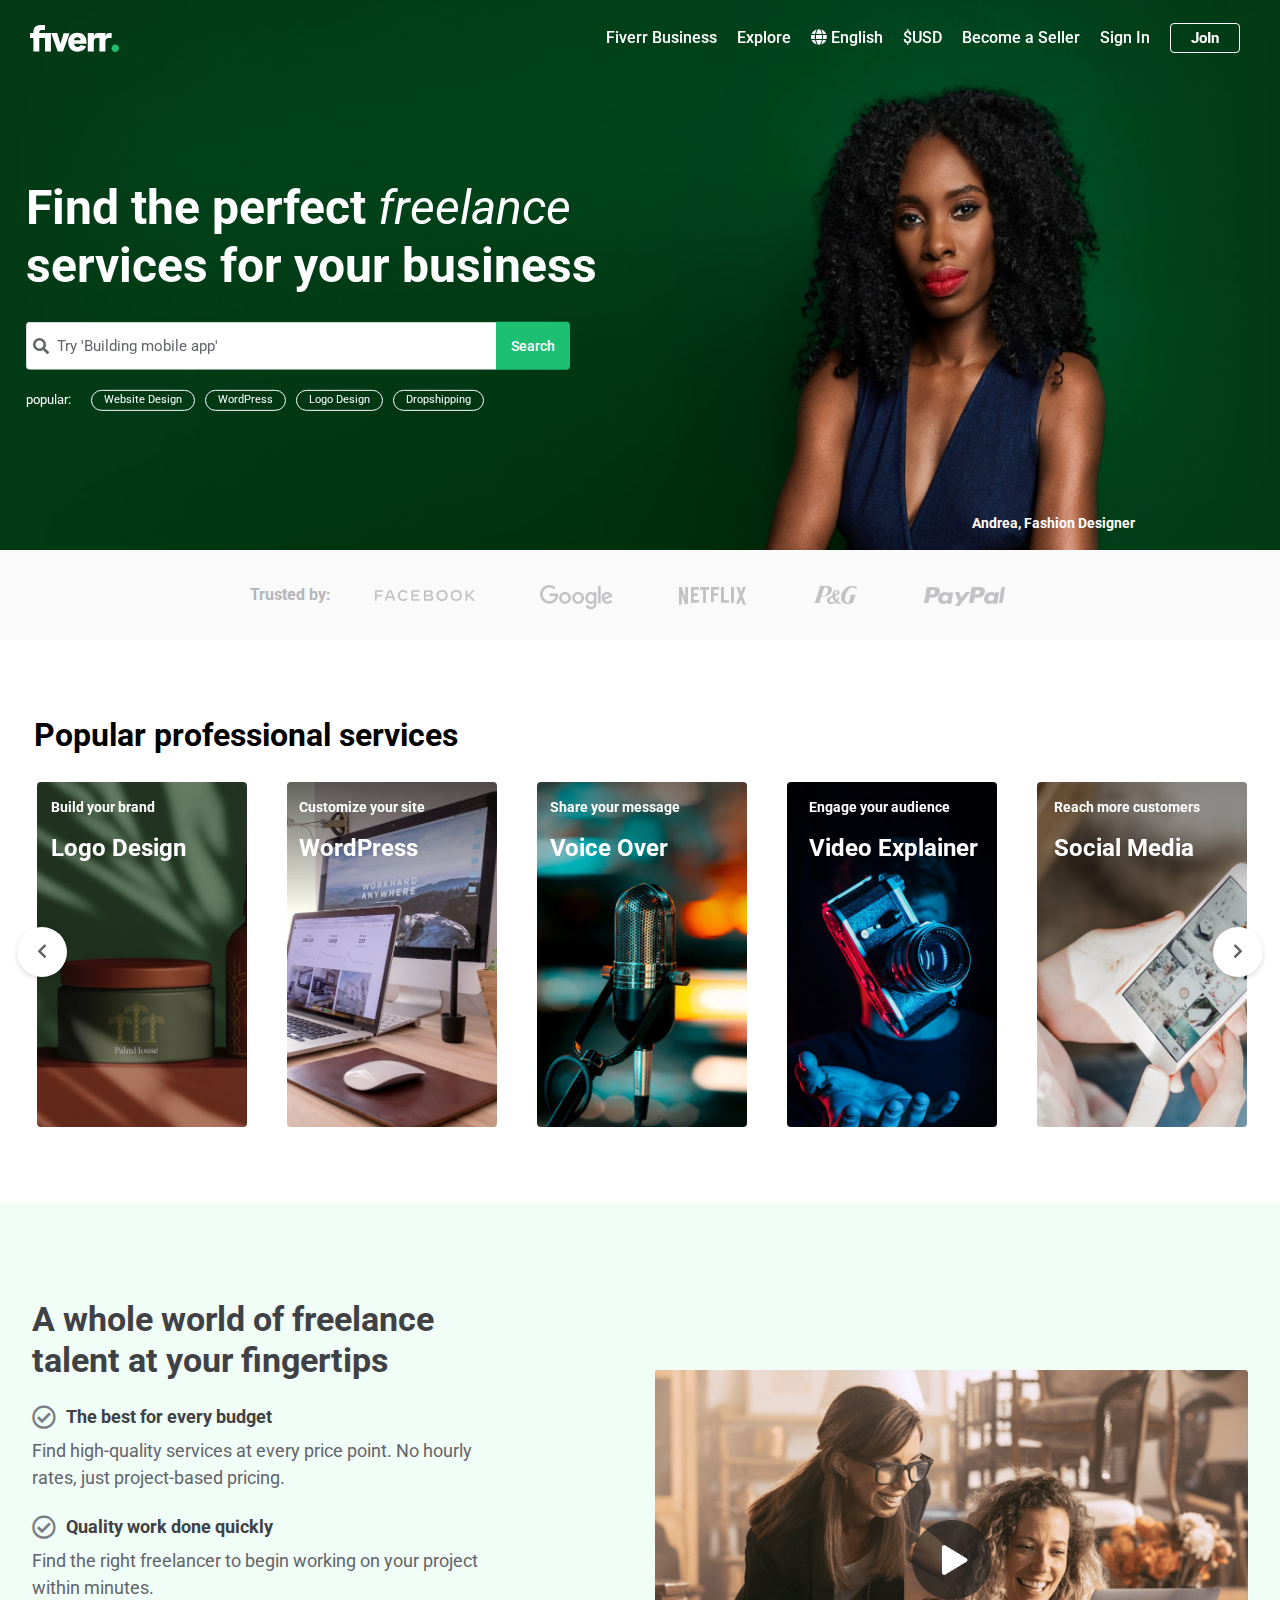
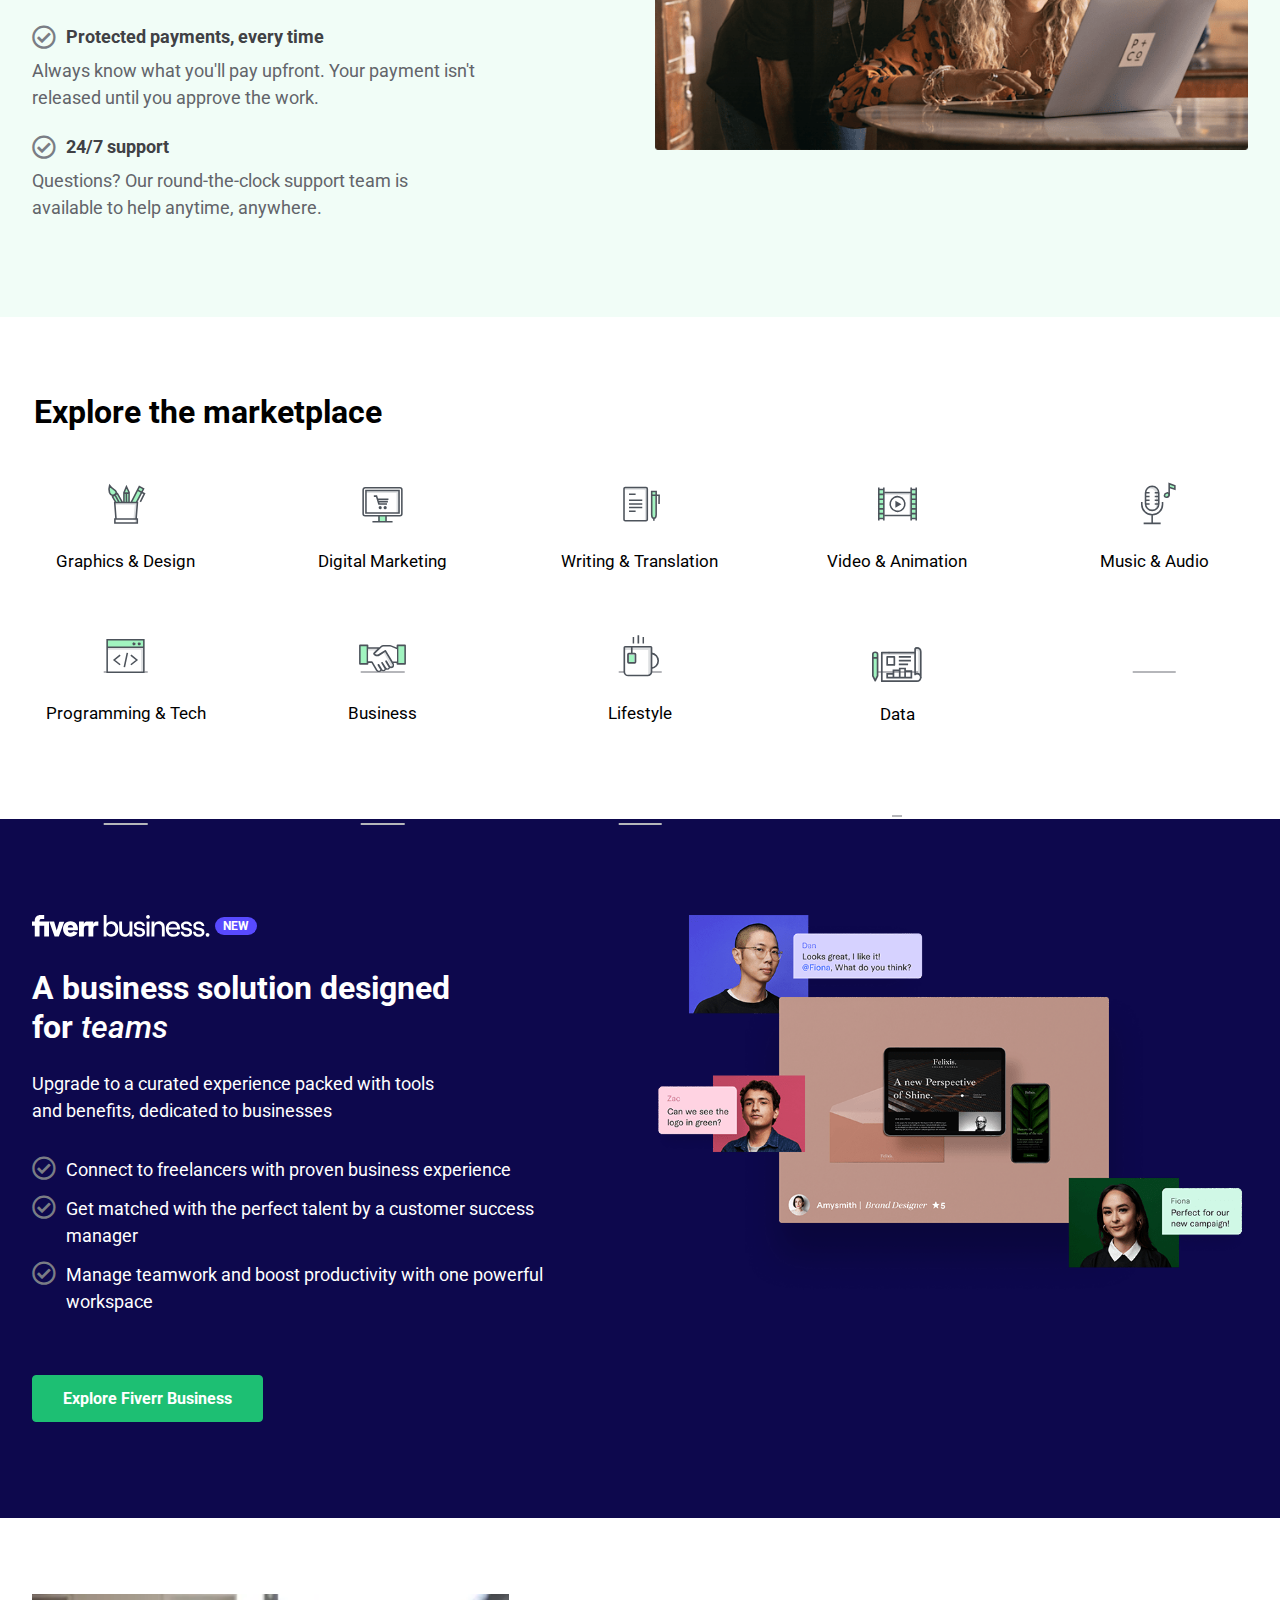
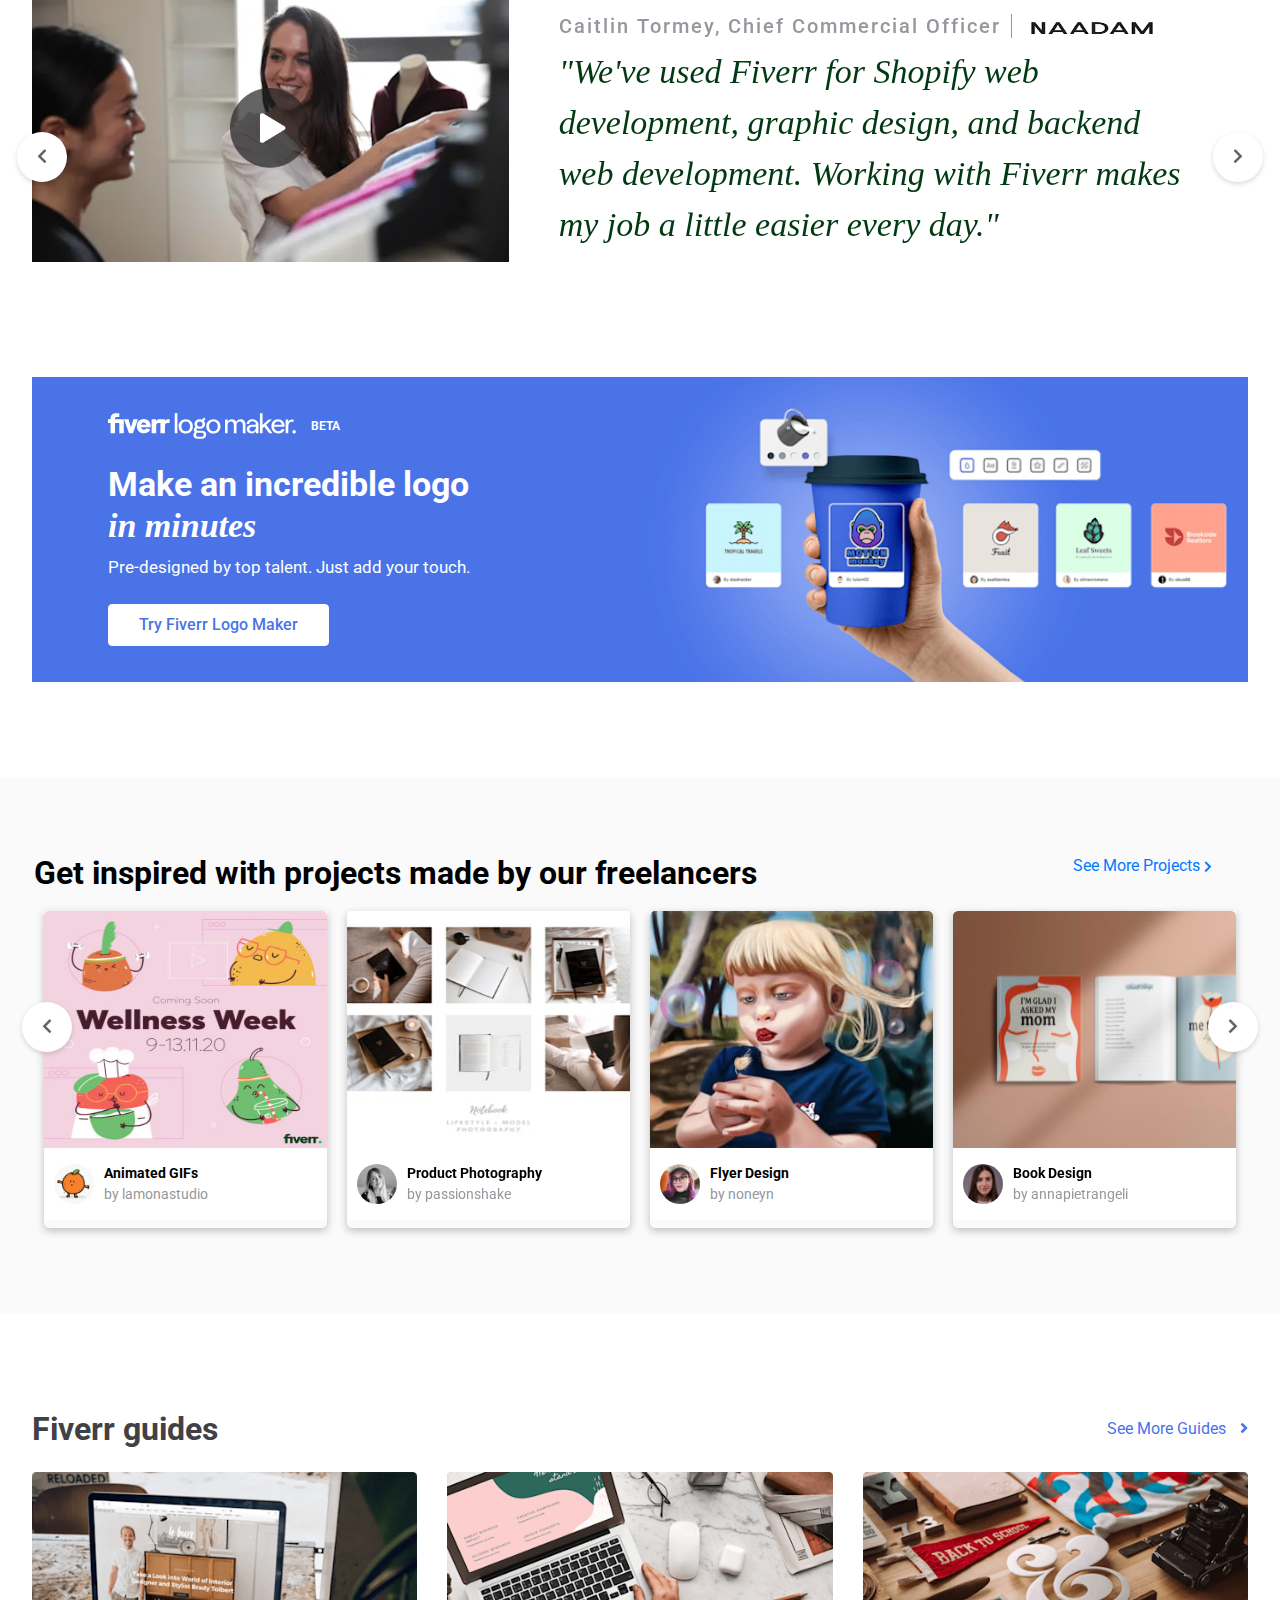
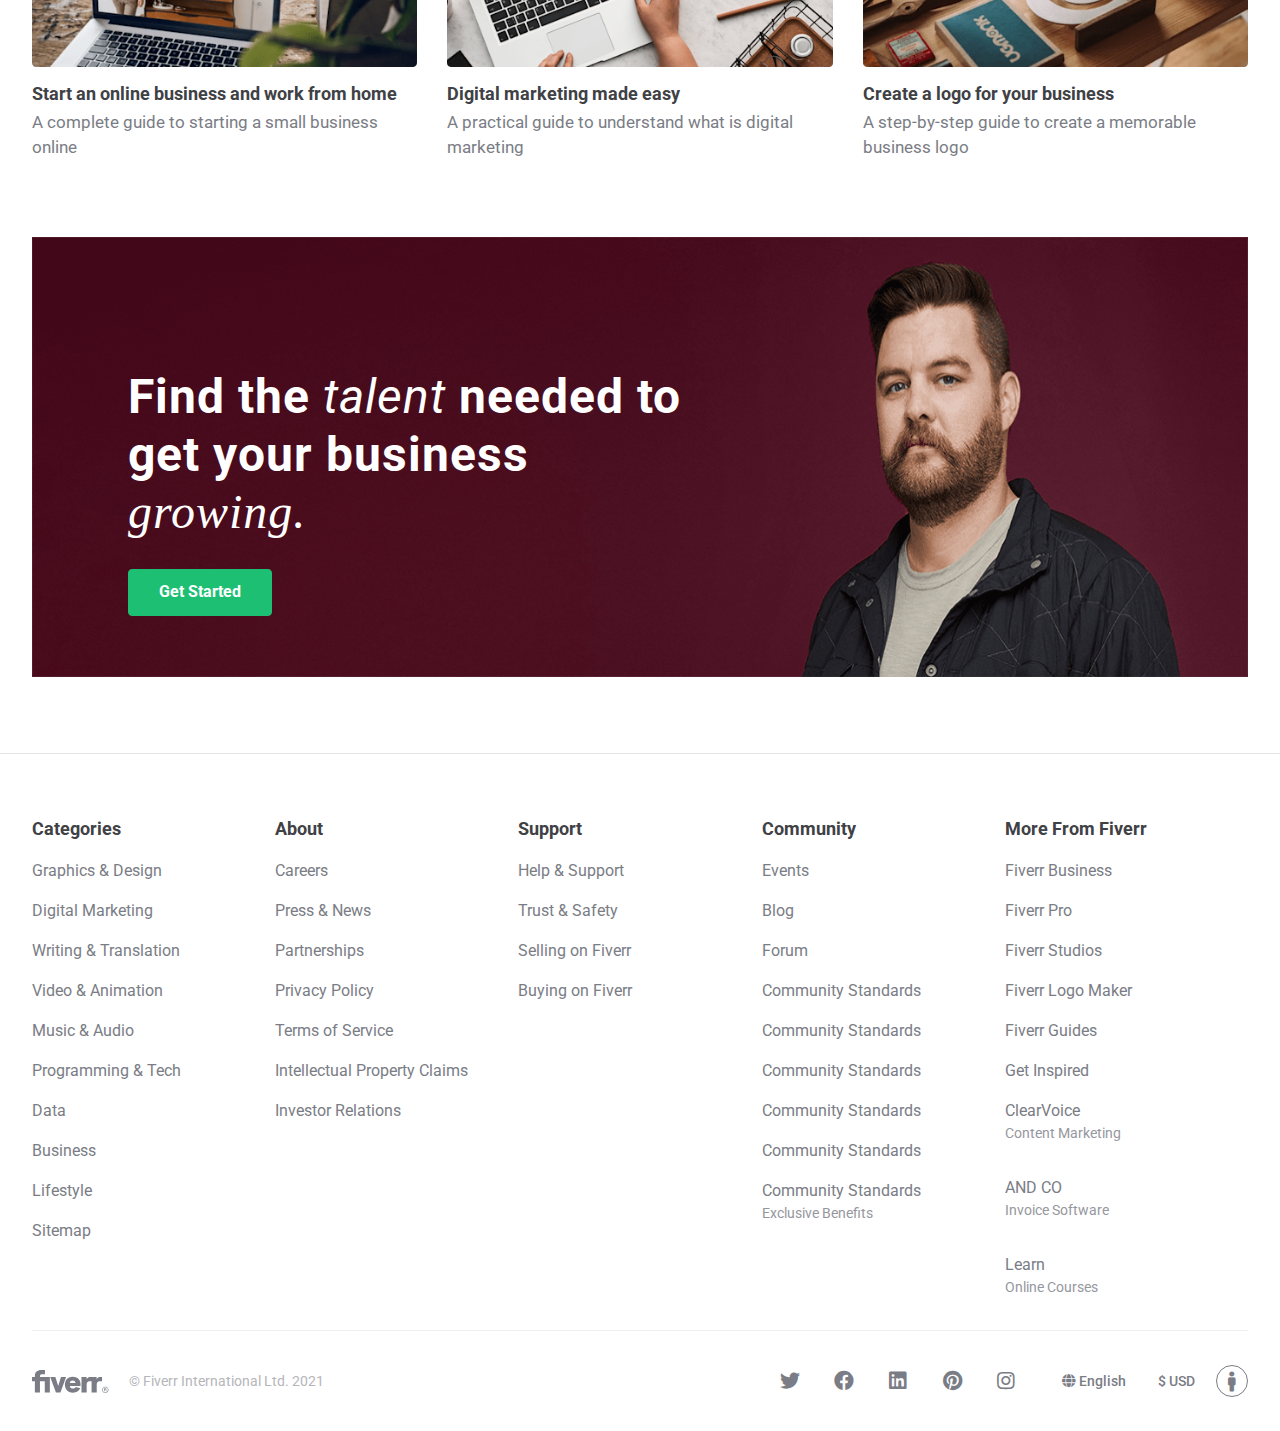
<file: index.html>
<!DOCTYPE html>
<html lang="en">
  <head>
    <title>Fiverr</title>
    <!-- Required meta tags -->
    <meta charset="utf-8" />
    <meta
      name="viewport"
      content="width=device-width, initial-scale=1, shrink-to-fit=no"
    />
    <link
      rel="icon"
      href="./img/favicon-32x32-23d4a3fd56a87eaf5a93ddf35a220811.png"
      type="image/gif"
      sizes="16x16"
    />

    <!-- Google Font -->
    <link
      href="https://fonts.googleapis.com/css2?family=Roboto:wght@300;400;500;700&display=swap"
      rel="stylesheet"
    />
    <link
      href="https://fonts.googleapis.com/css2?family=Italianno&display=swap"
      rel="stylesheet"
    />

    <!-- Bootstrap CSS -->
    <link
      rel="stylesheet"
      href="https://stackpath.bootstrapcdn.com/bootstrap/4.3.1/css/bootstrap.min.css"
      integrity="sha384-ggOyR0iXCbMQv3Xipma34MD+dH/1fQ784/j6cY/iJTQUOhcWr7x9JvoRxT2MZw1T"
      crossorigin="anonymous"
    />

    <!-- font themify icons -->
    <link rel="stylesheet" href="./fonts/themify-icons/themify-icons.css" />

    <!-- font awesome -->
    <link
      rel="stylesheet"
      href="https://cdnjs.cloudflare.com/ajax/libs/font-awesome/5.15.3/css/all.min.css"
    />

    <!-- slick -->
    <link rel="stylesheet" href="./css/slick.css" />

    <!-- MY CSS -->
    <link rel="stylesheet" href="./css/main.css" />
  </head>

  <body>
    <!-- Header Start -->
    <header id="headerHome" class="header-transparent">
      <nav class="header-nav">
        <div class="container-fluid">
          <div class="row">
            <div class="header-nav__left col-8 col-md-8 col-lg-5">
              <div class="header-nav__bars" id="openSidebar">
                <i class="fa fa-bars"></i>
              </div>
              <a href="index.html" class="header-nav__logo">
                <svg
                  width="89"
                  height="27"
                  viewBox="0 0 89 27"
                  fill="none"
                  xmlns="http://www.w3.org/2000/svg"
                >
                  <g fill="#404145">
                    <path
                      d="m81.6 13.1h-3.1c-2 0-3.1 1.5-3.1 4.1v9.3h-6v-13.4h-2.5c-2 0-3.1 1.5-3.1 4.1v9.3h-6v-18.4h6v2.8c1-2.2 2.3-2.8 4.3-2.8h7.3v2.8c1-2.2 2.3-2.8 4.3-2.8h2zm-25.2 5.6h-12.4c.3 2.1 1.6 3.2 3.7 3.2 1.6 0 2.7-.7 3.1-1.8l5.3 1.5c-1.3 3.2-4.5 5.1-8.4 5.1-6.5 0-9.5-5.1-9.5-9.5 0-4.3 2.6-9.4 9.1-9.4 6.9 0 9.2 5.2 9.2 9.1 0 .9 0 1.4-.1 1.8zm-5.7-3.5c-.1-1.6-1.3-3-3.3-3-1.9 0-3 .8-3.4 3zm-22.9 11.3h5.2l6.6-18.3h-6l-3.2 10.7-3.2-10.8h-6zm-24.4 0h5.9v-13.4h5.7v13.4h5.9v-18.4h-11.6v-1.1c0-1.2.9-2 2.2-2h3.5v-5h-4.4c-4.3 0-7.2 2.7-7.2 6.6v1.5h-3.4v5h3.4z"
                    ></path>
                  </g>
                  <g fill="#1dbf73">
                    <path
                      d="m85.3 27c2 0 3.7-1.7 3.7-3.7s-1.7-3.7-3.7-3.7-3.7 1.7-3.7 3.7 1.7 3.7 3.7 3.7z"
                    ></path>
                  </g>
                </svg>
              </a>
              <form action="#" class="header-nav__search">
                <input type="text" placeholder="Find Services" />
                <i class="ti-search"></i>
                <button type="submit">Search</button>
              </form>
            </div>
            <div class="header-nav__right col-4 col-md-4 col-lg-7">
              <ul class="header-nav__menu">
                <li class="header-nav__item business">
                  <a href="#" class="header-nav__link">Fiverr Business</a>
                </li>
                <li class="header-nav__item explore">
                  <a href="#" class="header-nav__link">Explore</a>
                </li>
                <li class="header-nav__item language">
                  <a href="#" class="header-nav__link">
                    <i class="fas fa-globe"></i>
                    English
                  </a>
                </li>
                <li class="header-nav__item currency">
                  <a href="#" class="header-nav__link">$USD</a>
                </li>
                <li class="header-nav__item seller">
                  <a href="./selling.html" class="header-nav__link"
                    >Become a Seller</a
                  >
                </li>
                <li class="header-nav__item signin">
                  <a href="#" class="header-nav__link">Sign In</a>
                </li>
                <li class="header-nav__item join">
                  <a href="#" class="header-nav__join">JoIn</a>
                </li>
              </ul>
            </div>
          </div>
        </div>
      </nav>
      <div class="header-cate">
        <div class="container-fluid">
          <ul class="header-cate__list">
            <li class="header-cate__item">
              <a href="#" class="header-cate__link">Graphics & Design</a>
              <ul class="header-dropdown grid-fours-column">
                <ul class="header-dropdown__list">
                  <li class="header-dropdown__item">
                    <h6 class="header-dropdown__title">
                      Logo & Brand Identity
                    </h6>
                  </li>
                  <li class="header-dropdown__item">
                    <a href="#" class="header-dropdown__link">Logo Design</a>
                  </li>
                  <li class="header-dropdown__item">
                    <a href="#" class="header-dropdown__link">
                      Brand Style Guides
                    </a>
                  </li>
                  <li class="header-dropdown__item">
                    <a href="#" class="header-dropdown__link">
                      Business Cards & Stationery
                    </a>
                  </li>
                </ul>
                <ul class="header-dropdown__list">
                  <li class="header-dropdown__item">
                    <h6 class="header-dropdown__title">Web & App</h6>
                  </li>
                  <li class="header-dropdown__item">
                    <a href="#" class="header-dropdown__link">
                      Website Design <span class="new">New</span>
                    </a>
                  </li>
                  <li class="header-dropdown__item">
                    <a href="#" class="header-dropdown__link">
                      App Design
                      <span class="new">New</span>
                    </a>
                  </li>
                  <li class="header-dropdown__item">
                    <a href="#" class="header-dropdown__link">
                      UX Design
                      <span class="new">New</span>
                    </a>
                  </li>
                </ul>
                <ul class="header-dropdown__list">
                  <li class="header-dropdown__item">
                    <h6 class="header-dropdown__title">Visual Design</h6>
                  </li>
                  <li class="header-dropdown__item">
                    <a href="#" class="header-dropdown__link">
                      Photoshop Editing
                    </a>
                  </li>
                  <li class="header-dropdown__item">
                    <a href="#" class="header-dropdown__link">
                      Presentation Design
                    </a>
                  </li>
                  <li class="header-dropdown__item">
                    <a href="#" class="header-dropdown__link">
                      Infographic Design
                    </a>
                  </li>
                </ul>
                <ul class="header-dropdown__list">
                  <li class="header-dropdown__item">
                    <h6 class="header-dropdown__title">Print Design</h6>
                  </li>
                  <li class="header-dropdown__item">
                    <a href="#" class="header-dropdown__link">Flyer Design</a>
                  </li>
                  <li class="header-dropdown__item">
                    <a href="#" class="header-dropdown__link">
                      Brochure Design
                    </a>
                  </li>
                  <li class="header-dropdown__item">
                    <a href="#" class="header-dropdown__link">
                      Signage Design
                      <span class="new">New</span>
                    </a>
                  </li>
                </ul>
                <ul class="header-dropdown__list">
                  <li class="header-dropdown__item">
                    <h6 class="header-dropdown__title">Gaming</h6>
                  </li>
                  <li class="header-dropdown__item">
                    <a href="#" class="header-dropdown__link">Game Art</a>
                  </li>
                  <li class="header-dropdown__item">
                    <a href="#" class="header-dropdown__link">
                      Graphics for Streamers
                    </a>
                  </li>
                  <li class="header-dropdown__item">
                    <a href="#" class="header-dropdown__link">Twitch Store</a>
                  </li>
                </ul>
                <ul class="header-dropdown__list">
                  <li class="header-dropdown__item">
                    <h6 class="header-dropdown__title">Packaging & Labels</h6>
                  </li>
                  <li class="header-dropdown__item">
                    <a href="#" class="header-dropdown__link">Book Design</a>
                  </li>
                  <li class="header-dropdown__item">
                    <a href="#" class="header-dropdown__link">
                      Ablum Cover Design
                    </a>
                  </li>
                  <li class="header-dropdown__item">
                    <a href="#" class="header-dropdown__link">
                      Podcast Cover Art
                    </a>
                  </li>
                </ul>
              </ul>
            </li>
            <li class="header-cate__item">
              <a href="#" class="header-cate__link">Digital Marketing</a>
              <ul class="header-dropdown grid-two-column">
                <li class="header-dropdown__item">
                  <a href="#" class="header-dropdown__link">
                    Marketing Strategy
                  </a>
                </li>
                <li class="header-dropdown__item">
                  <a href="#" class="header-dropdown__link">
                    Search Engine Marketing (SEM)
                  </a>
                </li>
                <li class="header-dropdown__item">
                  <a href="#" class="header-dropdown__link">
                    Social Media Marketing
                  </a>
                </li>
                <li class="header-dropdown__item">
                  <a href="#" class="header-dropdown__link">
                    Display Advertising <span class="new">New</span>
                  </a>
                </li>
                <li class="header-dropdown__item">
                  <a href="#" class="header-dropdown__link">
                    Social Media Advertising
                  </a>
                </li>
                <li class="header-dropdown__item">
                  <a href="#" class="header-dropdown__link">
                    E-Commerce Marketing
                  </a>
                </li>
                <li class="header-dropdown__item">
                  <a href="#" class="header-dropdown__link">
                    Search Engine Optimization (SEO)
                  </a>
                </li>
                <li class="header-dropdown__item">
                  <a href="#" class="header-dropdown__link">
                    Influencer Marketing
                  </a>
                </li>
              </ul>
            </li>
            <li class="header-cate__item">
              <a href="#" class="header-cate__link">Writing & Translation</a>
              <ul class="header-dropdown grid-three-column">
                <li class="header-dropdown__item">
                  <a href="#" class="header-dropdown__link">
                    Articles & Blog Posts
                  </a>
                </li>
                <li class="header-dropdown__item">
                  <a href="#" class="header-dropdown__link">
                    Book & eBook Writing
                  </a>
                </li>
                <li class="header-dropdown__item">
                  <a href="#" class="header-dropdown__link">White Papers</a>
                </li>
                <li class="header-dropdown__item">
                  <a href="#" class="header-dropdown__link">Translation</a>
                </li>
                <li class="header-dropdown__item">
                  <a href="#" class="header-dropdown__link">
                    Book Editing <span class="new">New</span>
                  </a>
                </li>
                <li class="header-dropdown__item">
                  <a href="#" class="header-dropdown__link">
                    Website Content
                  </a>
                </li>
                <li class="header-dropdown__item">
                  <a href="#" class="header-dropdown__link">
                    Proofreading & Editing
                  </a>
                </li>
                <li class="header-dropdown__item">
                  <a href="#" class="header-dropdown__link">Scriptwriting</a>
                </li>
                <li class="header-dropdown__item">
                  <a href="#" class="header-dropdown__link">
                    Product Descriptions
                  </a>
                </li>
              </ul>
            </li>
            <li class="header-cate__item">
              <a href="#" class="header-cate__link">Video & Animation</a>
              <ul class="header-dropdown grid-three-column">
                <li class="header-dropdown__item">
                  <a href="#" class="header-dropdown__link">
                    Whiteboard & Animated Explainers
                  </a>
                </li>
                <li class="header-dropdown__item">
                  <a href="#" class="header-dropdown__link">
                    Spokesperson Videos
                  </a>
                </li>
                <li class="header-dropdown__item">
                  <a href="#" class="header-dropdown__link">
                    Animation for Streamers
                  </a>
                </li>
                <li class="header-dropdown__item">
                  <a href="#" class="header-dropdown__link">Video Editing</a>
                </li>
                <li class="header-dropdown__item">
                  <a href="#" class="header-dropdown__link">
                    Live Action Explainers
                  </a>
                </li>
                <li class="header-dropdown__item">
                  <a href="#" class="header-dropdown__link">
                    Lottie & Website Animation <span class="new">New</span>
                  </a>
                </li>
                <li class="header-dropdown__item">
                  <a href="#" class="header-dropdown__link">
                    Short Video Ads
                  </a>
                </li>
                <li class="header-dropdown__item">
                  <a href="#" class="header-dropdown__link">
                    3D Product Animation
                  </a>
                </li>
                <li class="header-dropdown__item">
                  <a href="#" class="header-dropdown__link">Game Trailers</a>
                </li>
              </ul>
            </li>
            <li class="header-cate__item">
              <a href="#" class="header-cate__link">Music & Audio</a>
              <ul class="header-dropdown grid-two-column">
                <li class="header-dropdown__item">
                  <a href="#" class="header-dropdown__link">Voice Over</a>
                </li>
                <li class="header-dropdown__item">
                  <a href="#" class="header-dropdown__link">
                    Sound Design <span class="new">New</span>
                  </a>
                </li>
                <li class="header-dropdown__item">
                  <a href="#" class="header-dropdown__link">
                    Producers & Composers
                  </a>
                </li>
                <li class="header-dropdown__item">
                  <a href="#" class="header-dropdown__link">
                    Jingles & Intros
                  </a>
                </li>
                <li class="header-dropdown__item">
                  <a href="#" class="header-dropdown__link">
                    Singers & Vocalists
                  </a>
                </li>
                <li class="header-dropdown__item">
                  <a href="#" class="header-dropdown__link">
                    Dialogue Editing
                  </a>
                </li>
                <li class="header-dropdown__item">
                  <a href="#" class="header-dropdown__link">
                    Mixing & Mastering
                  </a>
                </li>
                <li class="header-dropdown__item">
                  <a href="#" class="header-dropdown__link">
                    Music Transcription
                  </a>
                </li>
              </ul>
            </li>
            <li class="header-cate__item">
              <a href="#" class="header-cate__link">Programming & Tech</a>
              <ul class="header-dropdown dropdown-left grid-two-column">
                <li class="header-dropdown__item">
                  <a href="#" class="header-dropdown__link">WordPress</a>
                </li>
                <li class="header-dropdown__item">
                  <a href="#" class="header-dropdown__link">Chatbots</a>
                </li>
                <li class="header-dropdown__item">
                  <a href="#" class="header-dropdown__link">
                    Website Builders & CMS
                  </a>
                </li>
                <li class="header-dropdown__item">
                  <a href="#" class="header-dropdown__link">
                    Online Coding Lessons <span class="new">New</span>
                  </a>
                </li>
                <li class="header-dropdown__item">
                  <a href="#" class="header-dropdown__link">
                    Game Development
                  </a>
                </li>
                <li class="header-dropdown__item">
                  <a href="#" class="header-dropdown__link">
                    Cybersecurity & Data Protection
                  </a>
                </li>
                <li class="header-dropdown__item">
                  <a href="#" class="header-dropdown__link">
                    Development for Streamers <span class="new">New</span>
                  </a>
                </li>
                <li class="header-dropdown__item">
                  <a href="#" class="header-dropdown__link">Convert Files</a>
                </li>
              </ul>
            </li>
            <li class="header-cate__item">
              <a href="#" class="header-cate__link">
                Data <span class="new">New</span>
              </a>
              <ul class="header-dropdown dropdown-left grid-two-column">
                <li class="header-dropdown__item">
                  <a href="#" class="header-dropdown__link">Databases</a>
                </li>
                <li class="header-dropdown__item">
                  <a href="#" class="header-dropdown__link">
                    Data Science <span class="new">New</span>
                  </a>
                </li>
                <li class="header-dropdown__item">
                  <a href="#" class="header-dropdown__link">
                    Data Processing
                  </a>
                </li>
                <li class="header-dropdown__item">
                  <a href="#" class="header-dropdown__link"> Data Entry </a>
                </li>
                <li class="header-dropdown__item">
                  <a href="#" class="header-dropdown__link"> Data Analytics </a>
                </li>
                <li class="header-dropdown__item">
                  <a href="#" class="header-dropdown__link"> Other </a>
                </li>
                <li class="header-dropdown__item">
                  <a href="#" class="header-dropdown__link">
                    Data Visualization
                  </a>
                </li>
              </ul>
            </li>
            <li class="header-cate__item">
              <a href="#" class="header-cate__link">Business</a>
              <ul class="header-dropdown dropdown-left grid-two-column">
                <li class="header-dropdown__item">
                  <a href="#" class="header-dropdown__link">Virtual Assitant</a>
                </li>
                <li class="header-dropdown__item">
                  <a href="#" class="header-dropdown__link">
                    Legal Consulting
                  </a>
                </li>
                <li class="header-dropdown__item">
                  <a href="#" class="header-dropdown__link">
                    Market Research <span class="new">New</span>
                  </a>
                </li>
                <li class="header-dropdown__item">
                  <a href="#" class="header-dropdown__link">
                    Financial Consulting
                  </a>
                </li>
                <li class="header-dropdown__item">
                  <a href="#" class="header-dropdown__link">
                    Customer Care <span class="new">New</span>
                  </a>
                </li>
                <li class="header-dropdown__item">
                  <a href="#" class="header-dropdown__link">
                    E-Commerce Management
                  </a>
                </li>
                <li class="header-dropdown__item">
                  <a href="#" class="header-dropdown__link">
                    Project Management
                  </a>
                </li>
                <li class="header-dropdown__item">
                  <a href="#" class="header-dropdown__link">
                    Supply Chain Management <span class="new">New</span>
                  </a>
                </li>
              </ul>
            </li>
            <li class="header-cate__item">
              <a href="#" class="header-cate__link">Lifestyle</a>
              <ul class="header-dropdown dropdown-left grid-two-column">
                <li class="header-dropdown__item">
                  <a href="#" class="header-dropdown__link">Online Tutoring</a>
                </li>
                <li class="header-dropdown__item">
                  <a href="#" class="header-dropdown__link">
                    Cooking Lessons
                  </a>
                </li>
                <li class="header-dropdown__item">
                  <a href="#" class="header-dropdown__link"> Gaming </a>
                </li>
                <li class="header-dropdown__item">
                  <a href="#" class="header-dropdown__link"> Craft Lessons </a>
                </li>
                <li class="header-dropdown__item">
                  <a href="#" class="header-dropdown__link">
                    Astrology & Psychics
                  </a>
                </li>
                <li class="header-dropdown__item">
                  <a href="#" class="header-dropdown__link"> Art & Crafts </a>
                </li>
                <li class="header-dropdown__item">
                  <a href="#" class="header-dropdown__link">
                    Modeling & Acting <span class="new">New</span>
                  </a>
                </li>
                <li class="header-dropdown__item">
                  <a href="#" class="header-dropdown__link">
                    Health, Nutrition & Fitness
                  </a>
                </li>
              </ul>
            </li>
          </ul>
        </div>
      </div>
    </header>
    <!-- End Header -->

    <!-- Sidebar Start -->
    <div class="sidebar" id="sidebar">
      <div class="sidebar__overlay" id="closeSidebar"></div>
      <div class="sidebar__content">
        <a href="#" class="sidebar__btn">Join Fiverr</a>
        <div class="sidebar-menu">
          <a href="#" class="sidebar-menu__link">Sign in</a>
          <div class="sidebar-dropdown">
            <div class="sidebar-dropdown__title">
              <span>Browse Categories</span>
              <i class="fas fa-chevron-down"></i>
            </div>
            <ul class="dropdown__content">
              <li class="dropdown__item">
                <a href="#" class="dropdown__link">Graphics & Design</a>
              </li>
              <li class="dropdown__item">
                <a href="#" class="dropdown__link">Digital Marketing</a>
              </li>
              <li class="dropdown__item">
                <a href="#" class="dropdown__link">Writing & Translation</a>
              </li>
            </ul>
          </div>
          <div class="sidebar-dropdown">
            <div class="sidebar-dropdown__title">
              <span>Explore</span>
              <i class="fas fa-chevron-down"></i>
            </div>
            <ul class="dropdown__content">
              <li class="dropdown__item">
                <a href="#" class="dropdown__link">Discover</a>
              </li>
              <li class="dropdown__item">
                <a href="#" class="dropdown__link">Guides</a>
              </li>
              <li class="dropdown__item">
                <a href="#" class="dropdown__link">Learn</a>
              </li>
            </ul>
          </div>
          <a href="#" class="sidebar-menu__link pro">Fiverr Pro</a>
          <a href="#" class="sidebar-menu__link business">Fiverr Business</a>
          <div class="general">
            <p>General</p>
          </div>
          <a href="#" class="sidebar-menu__link">Home</a>
          <div class="sidebar-dropdown language">
            <div class="sidebar-dropdown__title">
              <span>English <i class="fas fa-globe"></i></span>
              <i class="fas fa-chevron-down"></i>
            </div>
            <ul class="dropdown__content">
              <li class="dropdown__item active">
                <a href="#" class="dropdown__link">
                  <i class="fa fa-check"></i> English
                </a>
              </li>
              <li class="dropdown__item">
                <a href="#" class="dropdown__link">Deutsch</a>
              </li>
              <li class="dropdown__item">
                <a href="#" class="dropdown__link">Español</a>
              </li>
            </ul>
          </div>
          <div class="sidebar-dropdown currency">
            <div class="sidebar-dropdown__title">
              <span>USD - $</span>
              <i class="fas fa-chevron-down"></i>
            </div>
            <ul class="dropdown__content">
              <li class="dropdown__item active">
                <a href="#" class="dropdown__link">
                  <i class="fa fa-check"></i> USD - $
                </a>
              </li>
              <li class="dropdown__item">
                <a href="#" class="dropdown__link">EUR - €</a>
              </li>
              <li class="dropdown__item">
                <a href="#" class="dropdown__link">GBP - £</a>
              </li>
            </ul>
          </div>
        </div>
      </div>
    </div>
    <!-- End Sidebar -->

    <!-- Cover Start -->
    <section id="cover">
      <div class="cover-text__left">
        <h1>
          Find the perfect
          <i>freelance</i>
          services for your business
        </h1>
        <form action="#" class="header-nav__search cover-nav__search">
          <input type="text" placeholder="Try 'Building mobile app' " />
          <!-- <<<<<<< HEAD -->
          <i class="fa fa-search"></i>
          <button class="cover-btn__search" type="submit">Search</button>
          <!-- ======= -->
          <!-- <i class="ti-search"></i>
          <button type="submit">Search</button> -->
          <!-- >>>>>>> ad6e1d9629a9303de52fa1c2db1c80e4c3838e7f -->
        </form>
        <div class="cover-text__courses">
          popular:
          <ul>
            <li><a href="#">Website Design</a></li>
            <li><a href="#">WordPress</a></li>
            <li><a href="#">Logo Design</a></li>
            <li><a href="#">Dropshipping</a></li>
          </ul>
        </div>
      </div>
      <div class="cover-content">
        <div class="cover-item">
          <div class="cover-img">
            <img class="styleImg" src="./img/bg-hero-1-1792-x1.jfif" alt="" />
          </div>
          <div class="cover-text__right">
            <p>Andrea, Fashion Designer</p>
          </div>
        </div>
        <div class="cover-item">
          <div class="cover-img">
            <img class="styleImg" src="./img/bg-hero-2-1792-x1.png" alt="" />
          </div>
          <div class="cover-text__right cover-text__rating">
            <i class="fa fa-star" aria-hidden="true"></i>
            <i class="fa fa-star" aria-hidden="true"></i>
            <i class="fa fa-star" aria-hidden="true"></i>
            <i class="fa fa-star" aria-hidden="true"></i>
            <i class="fa fa-star" aria-hidden="true"></i>
            <p>Moon, Marketing Expert</p>
          </div>
        </div>
        <div class="cover-item">
          <div class="cover-img">
            <img class="styleImg" src="./img/bg-hero-3-1792-x1.jfif" alt="" />
          </div>
          <div class="cover-text__right">
            <p>Ritika, Shoemaker and Designer</p>
          </div>
        </div>
        <div class="cover-item">
          <div class="cover-img">
            <img class="styleImg" src="./img/bg-hero-4-1792-x1.jfif" alt="" />
          </div>
          <div class="cover-text__right">
            <p>Zach, Bar Owner</p>
          </div>
        </div>
        <div class="cover-item">
          <div class="cover-img">
            <img class="styleImg" src="./img/bg-hero-5-1792-x1.jfif" alt="" />
          </div>
          <div class="cover-text__right cover-text__rating">
            <i class="fa fa-star" aria-hidden="true"></i>
            <i class="fa fa-star" aria-hidden="true"></i>
            <i class="fa fa-star" aria-hidden="true"></i>
            <i class="fa fa-star" aria-hidden="true"></i>
            <i class="fa fa-star" aria-hidden="true"></i>
            <p>Gabrielle, Video Editor</p>
          </div>
        </div>
      </div>
    </section>
    <!-- End Cover -->

    <!-- intro Start -->
    <section class="intro">
      <div class="container">
        <div class="intro__content">
          <span class="intro__text">Trusted by:</span>
          <div class="intro__logos">
            <img src="./img/facebook.31d5f92.png" alt="facebook.31d5f92.png" />
            <img src="./img/google.517da09.png" alt="google.517da09.png" />
            <img src="./img/netflix.e3ad953.png" alt="netflix.e3ad953.png" />
            <img src="./img/pandg.8b7310b.png" alt="pandg.8b7310b.png" />
            <img src="./img/paypal.ec56157.png" alt="paypal.ec56157.png" />
          </div>
        </div>
      </div>
    </section>
    <!-- End intro -->

    <!-- Services Start -->
    <section class="services">
      <h2 class="services-title">Popular professional services</h2>
      <div class="services-content">
        <div class="services-item">
          <img src="./img/s1.jfif" alt="" />
          <div class="services-text">
            <p>Build your brand</p>
            <h5>Logo Design</h5>
          </div>
        </div>
        <div class="services-item">
          <img src="./img/s2.jfif" alt="" />
          <div class="services-text">
            <p>Customize your site</p>
            <h5>WordPress</h5>
          </div>
        </div>
        <div class="services-item">
          <img src="./img/s3.jfif" alt="" />
          <div class="services-text">
            <p>Share your message</p>
            <h5>Voice Over</h5>
          </div>
        </div>
        <div class="services-item">
          <img src="./img/s4.jfif" alt="" />
          <div class="services-text">
            <p>Engage your audience</p>
            <h5>Video Explainer</h5>
          </div>
        </div>
        <div class="services-item">
          <img src="./img/s5.jfif" alt="" />
          <div class="services-text">
            <p>Reach more customers</p>
            <h5>Social Media</h5>
          </div>
        </div>
        <div class="services-item">
          <img src="./img/s6.jfif" alt="" />
          <div class="services-text">
            <p>Unlock growth online</p>
            <h5>SEO</h5>
          </div>
        </div>
        <div class="services-item">
          <img src="./img/s7.jfif" alt="" />
          <div class="services-text">
            <p>Color your dreams</p>
            <h5>Illustration</h5>
          </div>
        </div>
        <div class="services-item">
          <img src="./img/s8.jfif" alt="" />
          <div class="services-text">
            <p>Go global</p>
            <h5>Translation</h5>
          </div>
        </div>
        <div class="services-item">
          <img src="./img/s9.jfif" alt="" />
          <div class="services-text">
            <p>Learn your business</p>
            <h5>Data Entry</h5>
          </div>
        </div>
        <div class="services-item">
          <img src="./img/s10.jfif" alt="" />
          <div class="services-text">
            <p>Showcase your story</p>
            <h5>Book Covers</h5>
          </div>
        </div>
      </div>
    </section>
    <!-- End Services -->

    <!-- info Start -->
    <section class="info">
      <div class="container-fluid">
        <div class="row">
          <div class="col-12 col-md-6">
            <div class="info__text">
              <h2 class="info__title">
                A whole world of freelance talent at your fingertips
              </h2>
              <div class="info__list">
                <div class="info__item">
                  <h6>
                    <i class="far fa-check-circle"></i>
                    The best for every budget
                  </h6>
                  <p>
                    Find high-quality services at every price point. No hourly
                    rates, just project-based pricing.
                  </p>
                </div>
                <div class="info__item">
                  <h6>
                    <i class="far fa-check-circle"></i>
                    Quality work done quickly
                  </h6>
                  <p>
                    Find the right freelancer to begin working on your project
                    within minutes.
                  </p>
                </div>
                <div class="info__item">
                  <h6>
                    <i class="far fa-check-circle"></i>
                    Protected payments, every time
                  </h6>
                  <p>
                    Always know what you'll pay upfront. Your payment isn't
                    released until you approve the work.
                  </p>
                </div>
                <div class="info__item">
                  <h6>
                    <i class="far fa-check-circle"></i>
                    24/7 support
                  </h6>
                  <p>
                    Questions? Our round-the-clock support team is available to
                    help anytime, anywhere.
                  </p>
                </div>
              </div>
            </div>
          </div>
          <div class="col-12 col-md-6">
            <div
              class="info__video"
              data-toggle="modal"
              data-target="#modalVideo"
            >
              <img
                src="./img/selling-proposition-still-1400-x1.png"
                class="w-100 d-block"
                alt="selling-proposition-still-1400-x1.png"
              />
              <div class="play"></div>
            </div>
          </div>
        </div>
      </div>
      <!-- Modal Video -->
      <div
        class="modal fade"
        id="modalVideo"
        tabindex="-1"
        aria-labelledby="exampleModalLabel"
        aria-hidden="true"
      >
        <div class="modal-dialog modal-dialog-centered">
          <div class="modal-content">
            <div class="modal-body">
              <video class="modal-video" controls preload="metadata">
                <source
                  src="https://fiverr-res.cloudinary.com/video/upload/t_fiverr_hd/vmvv3czyk2ifedefkau7"
                  type="video/mp4"
                />
                <track
                  label="EN"
                  srclang="en"
                  src="https://npm-assets.fiverrcdn.com/assets/@fiverr/logged_out_homepage_perseus/apps/Caitlin Tormey - Naadam_en-US.1b62b1a.vtt"
                  kind="subtitles"
                />
              </video>
            </div>
          </div>
        </div>
      </div>
    </section>
    <!-- End info -->

    <!-- Marketplace Start -->
    <section class="marketplace">
      <h2 class="marketplace-title">Explore the marketplace</h2>
      <div class="marketplace-content">
        <div class="marketplace-item">
          <a href="#">
            <img src="./img/m1.svg" alt="" />
            <p>Graphics & Design</p>
          </a>
        </div>
        <div class="marketplace-item">
          <a href="#">
            <img src="./img/m2.svg" alt="" />
            <p>Digital Marketing</p>
          </a>
        </div>
        <div class="marketplace-item">
          <a href="#">
            <img src="./img/m3.svg" alt="" />
            <p>Writing & Translation</p>
          </a>
        </div>
        <div class="marketplace-item">
          <a href="#">
            <img src="./img/m4.svg" alt="" />
            <p>Video & Animation</p>
          </a>
        </div>
        <div class="marketplace-item">
          <a href="#">
            <img src="./img/m5.svg" alt="" />
            <p>Music & Audio</p>
          </a>
        </div>
        <div class="marketplace-item">
          <a href="#">
            <img src="./img/m6.svg" alt="" />
            <p>Programming & Tech</p>
          </a>
        </div>
        <div class="marketplace-item">
          <a href="#">
            <img src="./img/m7.svg" alt="" />
            <p>Business</p>
          </a>
        </div>
        <div class="marketplace-item">
          <a href="#">
            <img src="./img/m8.svg" alt="" />
            <p>Lifestyle</p>
          </a>
        </div>
        <div class="marketplace-item">
          <a href="#">
            <img class="item-styleImg" src="./img/m9.svg" alt="" />
            <p>Data</p>
          </a>
        </div>
      </div>
    </section>
    <!-- End Marketplace  -->

    <!-- Solution Start -->
    <section class="solution">
      <div class="container-fluid">
        <div class="row">
          <div class="col-12 col-md-6">
            <div class="solution__text">
              <div class="solution__logo">
                <svg
                  width="219"
                  height="27"
                  viewBox="0 0 219 27"
                  fill="none"
                  xmlns="http://www.w3.org/2000/svg"
                >
                  <g fill="#fff">
                    <path
                      d="M81.6,13.1h-3.1c-2,0-3.1,1.5-3.1,4.1v9.3h-6V13.1h-2.5c-2,0-3.1,1.5-3.1,4.1v9.3h-6V8.1h6v2.8 c1-2.2,2.3-2.8,4.3-2.8h7.3v2.8c1-2.2,2.3-2.8,4.3-2.8h2L81.6,13.1z M56.4,18.7H44c0.3,2.1,1.6,3.2,3.7,3.2 c1.6,0,2.7-0.7,3.1-1.8l5.3,1.5c-1.3,3.2-4.5,5.1-8.4,5.1c-6.5,0-9.5-5.1-9.5-9.5c0-4.3,2.6-9.4,9.1-9.4c6.9,0,9.2,5.2,9.2,9.1 C56.5,17.8,56.5,18.3,56.4,18.7z M50.7,15.2c-0.1-1.6-1.3-3-3.3-3c-1.9,0-3,0.8-3.4,3H50.7z M27.8,26.5H33l6.6-18.3h-6l-3.2,10.7 L27.2,8.1h-6L27.8,26.5z M3.4,26.5h5.9V13.1H15v13.4h5.9V8.1H9.3V7c0-1.2,0.9-2,2.2-2H15V0h-4.4C6.3,0,3.4,2.7,3.4,6.6v1.5H0v5 h3.4L3.4,26.5z"
                    ></path>
                    <path
                      d="M91.7,23.7v2.7h-3.5V0h3.5v10.8c1.1-1.8,3.3-3,5.8-3c5.6,0,8.7,4,8.7,9.4s-3.2,9.4-8.8,9.4 C95,26.7,92.8,25.5,91.7,23.7z M102.6,17.3c0-3.8-2.2-6.4-5.6-6.4c-3.4,0-5.6,2.5-5.6,6.4s2.2,6.4,5.6,6.4 C100.4,23.6,102.6,21.1,102.6,17.3z"
                    ></path>
                    <path
                      d="M123.5,26.4H120v-3.2c-1,2.3-3.2,3.5-5.9,3.5c-4.1,0-6.8-3-6.8-7.3V8.1h3.5v10.6c0,2.9,1.7,4.9,4.3,4.9 c2.9,0,4.9-2.3,4.9-5.5V8.1h3.5L123.5,26.4z"
                    ></path>
                    <path
                      d="M125,20.5h3.2c0.3,2.2,1.7,3.4,4.2,3.4c2.1,0,3.5-1.1,3.5-2.5c0-5-10.5-0.4-10.5-8.3c0-3.1,2.7-5.2,6.5-5.2 c4.1,0,6.9,2.3,7.1,5.7h-3.2c-0.3-2.1-2.3-2.9-3.9-2.9c-2,0-3.3,0.9-3.3,2.4c0,4.6,10.5-0.1,10.5,8.2c0,3.3-2.7,5.5-6.8,5.5 C128.1,26.7,125.2,24.3,125,20.5z"
                    ></path>
                    <path d="M144.5,8.1H141v18.3h3.5V8.1z"></path>
                    <path
                      d="M147.1,8.1h3.5v3.2c1-2.3,3.2-3.5,5.9-3.5c4.1,0,6.8,3,6.8,7.3v11.3h-3.5V15.8c0-2.9-1.7-4.9-4.3-4.9 c-2.9,0-4.9,2.3-4.9,5.5v9.9H147L147.1,8.1z"
                    ></path>
                    <path
                      d="M182.9,20.5h3.2c0.3,2.2,1.7,3.4,4.2,3.4c2.1,0,3.5-1.1,3.5-2.5c0-5-10.5-0.4-10.5-8.3 c0-3.1,2.7-5.2,6.5-5.2c4.1,0,6.9,2.3,7.1,5.7h-3.2c-0.3-2.1-2.3-2.9-3.9-2.9c-2,0-3.3,0.9-3.3,2.4c0,4.6,10.5-0.1,10.5,8.2 c0,3.3-2.7,5.5-6.8,5.5C186,26.7,183.2,24.3,182.9,20.5z"
                    ></path>
                    <path
                      d="M178.7,20.5c-0.5,2.1-2.3,3.2-4.9,3.2c-3.2,0-5.4-2.4-5.7-5.8h14c0-0.3,0.1-0.9,0.1-1.4c0-4.6-3-8.7-8.7-8.7 c-5.6,0-8.8,4.2-8.8,9.3c0,5.1,3.5,9.6,9.2,9.6c4.1,0,7.2-2.1,8.2-5.3L178.7,20.5z M173.4,10.7c3,0,4.9,1.9,5.1,4.6h-10.4 C168.7,12.2,170.5,10.7,173.4,10.7z"
                    ></path>
                    <path
                      d="M198.1,20.5h3.2c0.3,2.2,1.7,3.4,4.2,3.4c2.1,0,3.5-1.1,3.5-2.5c0-5-10.5-0.4-10.5-8.3 c0-3.1,2.7-5.2,6.5-5.2c4.1,0,6.9,2.3,7.1,5.7h-3.2c-0.3-2.1-2.3-2.9-3.9-2.9c-2,0-3.3,0.9-3.3,2.4c0,4.6,10.5-0.1,10.5,8.2 c0,3.3-2.7,5.5-6.8,5.5C201.2,26.7,198.3,24.3,198.1,20.5z"
                    ></path>
                    <path
                      d="M142.7,0c-0.6,0-1.1,0.2-1.6,0.7c-0.4,0.4-0.7,1-0.7,1.6c0,0.6,0.2,1.1,0.7,1.6c0.5,0.4,1,0.7,1.6,0.7 c0.6,0,1.1-0.2,1.6-0.7c0.4-0.5,0.7-1,0.7-1.6c0-0.3-0.1-0.6-0.2-0.9s-0.3-0.5-0.5-0.8c-0.2-0.2-0.5-0.4-0.7-0.5 C143.4,0.1,143.1,0,142.7,0z"
                    ></path>
                    <path
                      d="M218.3,24.4L218.3,24.4c0,0.6-0.2,1.2-0.7,1.6c-0.4,0.4-1,0.7-1.6,0.7c-0.6,0-1.2-0.2-1.6-0.7 c-0.4-0.4-0.7-1-0.7-1.6v0c0-0.6,0.2-1.2,0.7-1.6c0.4-0.4,1-0.7,1.6-0.7c0.6,0,1.2,0.2,1.6,0.7C218.1,23.2,218.3,23.8,218.3,24.4z"
                    ></path>
                  </g>
                </svg>
                <span class="new">New</span>
              </div>
              <h2 class="solution__title">
                A business solution designed for <i>teams</i>
              </h2>
              <p class="solution__desc">
                Upgrade to a curated experience packed with tools and benefits,
                dedicated to businesses
              </p>
              <ul class="solution__list">
                <li class="solution__item">
                  <i class="far fa-check-circle"></i>
                  <p>Connect to freelancers with proven business experience</p>
                </li>
                <li class="solution__item">
                  <i class="far fa-check-circle"></i>
                  <p>
                    Get matched with the perfect talent by a customer success
                    manager
                  </p>
                </li>
                <li class="solution__item">
                  <i class="far fa-check-circle"></i>
                  <p>
                    Manage teamwork and boost productivity with one powerful
                    workspace
                  </p>
                </li>
              </ul>
              <a href="#" class="solution__btn">Explore Fiverr Business</a>
            </div>
          </div>
          <div class="col-12 col-md-6">
            <picture class="solution__image">
              <source
                media="(max-width: 768px)"
                srcset="./img/business-mobile-552-x1.png"
              />
              <img
                src="./img/business-desktop-870-x1.png"
                class="w-100 d-block"
                alt="business-desktop-870-x1.png"
              />
            </picture>
          </div>
        </div>
      </div>
    </section>
    <!-- End Solution -->

    <!-- Feedback Start -->
    <section class="feedback">
      <div class="feedback-content container-fluid">
        <div class="feedback-item">
          <div class="feedback-item__left">
            <div
              class="info__video"
              data-toggle="modal"
              data-target="#myModalOne"
            >
              <img
                src="./img/f1.jpg"
                class="w-100 d-block"
                alt="selling-proposition-still-1400-x1.png"
              />
              <div class="play"></div>
            </div>
          </div>
          <div class="feedback-item__right">
            <div class="feedback-item__title">
              <h2>Caitlin Tormey, Chief Commercial Officer</h2>
              <img src="./img/naadam-logo-x2.0a3b198.png" alt="" />
            </div>
            <div class="feedback-item__text">
              <i
                >"We've used Fiverr for Shopify web development, graphic design,
                and backend web development. Working with Fiverr makes my job a
                little easier every day."</i
              >
            </div>
          </div>
        </div>
        <div class="feedback-item">
          <div class="feedback-item__left">
            <div
              class="info__video"
              data-toggle="modal"
              data-target="#myModalTwo"
            >
              <img
                src="./img/f2.jpg"
                class="w-100 d-block"
                alt="selling-proposition-still-1400-x1.png"
              />
              <div class="play"></div>
            </div>
          </div>
          <div class="feedback-item__right">
            <div class="feedback-item__title">
              <h2>Tim and Dan Joo, Co-Founders</h2>
              <img src="./img/haerfest-logo-x2.03fa5c5.png" alt="" />
            </div>
            <div class="feedback-item__text">
              <i
                >"When you want to create a business bigger than yourself, you
                need a lot of help. That's what Fiverr does."</i
              >
            </div>
          </div>
        </div>
        <div class="feedback-item">
          <div class="feedback-item__left">
            <div
              class="info__video"
              data-toggle="modal"
              data-target="#myModalThree"
            >
              <img
                src="./img/f3.jpg"
                class="w-100 d-block"
                alt="selling-proposition-still-1400-x1.png"
              />
              <div class="play"></div>
            </div>
          </div>
          <div class="feedback-item__right">
            <div class="feedback-item__title">
              <h2>Brighid Gannon (DNP, PMHNP-BC), Co-Founder</h2>
              <img src="./img/lavender-logo-x2.89c5e2e.png" alt="" />
            </div>
            <div class="feedback-item__text">
              <i
                >"We used Fiverr for SEO, our logo, website, copy, animated
                videos — literally everything. It was like working with a human
                right next to you versus being across the world."</i
              >
            </div>
          </div>
        </div>
        <div class="feedback-item">
          <div class="feedback-item__left">
            <div
              class="info__video"
              data-toggle="modal"
              data-target="#myModalFour"
            >
              <img
                src="./img/f4.jpg"
                class="w-100 d-block"
                alt="selling-proposition-still-1400-x1.png"
              />
              <div class="play"></div>
            </div>
          </div>
          <div class="feedback-item__right">
            <div class="feedback-item__title">
              <h2>Kay Kim, Co-Founder</h2>
              <img src="./img/rooted-logo-x2.321d79d.png" alt="" />
            </div>
            <div class="feedback-item__text">
              <i
                >"It's extremely exciting that Fiverr has freelancers from all
                over the world — it broadens the talent pool. One of the best
                things about Fiverr is that while we're sleeping, someone's
                working."</i
              >
            </div>
          </div>
        </div>
      </div>
      <!-- modal video One-->
      <div
        class="modal fade"
        id="myModalOne"
        tabindex="-1"
        aria-labelledby="exampleModalLabel"
        aria-hidden="true"
      >
        <div class="modal-dialog modal-dialog-centered">
          <div class="modal-content">
            <div class="modal-body">
              <video class="modal-video" controls preload="metadata">
                <source
                  src="https://fiverr-res.cloudinary.com/video/upload/t_fiverr_hd/plfa6gdjihpdvr10rchl"
                  type="video/mp4"
                />
              </video>
            </div>
          </div>
        </div>
      </div>
      <!-- modal video Two-->
      <div
        class="modal fade"
        id="myModalTwo"
        tabindex="-1"
        aria-labelledby="exampleModalLabel"
        aria-hidden="true"
      >
        <div class="modal-dialog modal-dialog-centered">
          <div class="modal-content">
            <div class="modal-body">
              <video class="modal-video" controls preload="metadata">
                <source
                  src="https://fiverr-res.cloudinary.com/video/upload/t_fiverr_hd/yja2ld5fnolhsixj3xxw"
                  type="video/mp4"
                />
              </video>
            </div>
          </div>
        </div>
      </div>
      <!-- modal video Three-->
      <div
        class="modal fade"
        id="myModalThree"
        tabindex="-1"
        aria-labelledby="exampleModalLabel"
        aria-hidden="true"
      >
        <div class="modal-dialog modal-dialog-centered">
          <div class="modal-content">
            <div class="modal-body">
              <video class="modal-video" controls preload="metadata">
                <source
                  src="https://fiverr-res.cloudinary.com/video/upload/t_fiverr_hd/bsncmkwya3nectkensun"
                  type="video/mp4"
                />
              </video>
            </div>
          </div>
        </div>
      </div>
      <!-- modal video Four-->
      <div
        class="modal fade"
        id="myModalFour"
        tabindex="-1"
        aria-labelledby="exampleModalLabel"
        aria-hidden="true"
      >
        <div class="modal-dialog modal-dialog-centered">
          <div class="modal-content">
            <div class="modal-body">
              <video class="modal-video" controls preload="metadata">
                <source
                  src="https://fiverr-res.cloudinary.com/video/upload/t_fiverr_hd/rb8jtakrisiz0xtsffwi"
                  type="video/mp4"
                />
              </video>
            </div>
          </div>
        </div>
      </div>
    </section>
    <!-- End Feedback -->

    <!-- Logo Start -->
    <section class="logo">
      <div class="container-fluid">
        <div class="logo__container">
          <div class="logo__text">
            <div class="logo__logo">
              <svg
                width="249"
                height="34"
                viewBox="0 0 249 34"
                fill="none"
                xmlns="http://www.w3.org/2000/svg"
              >
                <g fill="#FFFFFF">
                  <path
                    d="M81.6,13.1h-3.1c-2,0-3.1,1.5-3.1,4.1v9.3h-6V13.1h-2.5c-2,0-3.1,1.5-3.1,4.1v9.3h-6V8.1h6v2.8 c1-2.2,2.3-2.8,4.3-2.8h7.3v2.8c1-2.2,2.3-2.8,4.3-2.8h2L81.6,13.1z M56.4,18.7H44c0.3,2.1,1.6,3.2,3.7,3.2 c1.6,0,2.7-0.7,3.1-1.8l5.3,1.5c-1.3,3.2-4.5,5.1-8.4,5.1c-6.5,0-9.5-5.1-9.5-9.5c0-4.3,2.6-9.4,9.1-9.4c6.9,0,9.2,5.2,9.2,9.1 C56.5,17.8,56.5,18.3,56.4,18.7z M50.7,15.2c-0.1-1.6-1.3-3-3.3-3c-1.9,0-3,0.8-3.4,3H50.7z M27.8,26.5H33l6.6-18.3h-6l-3.2,10.7 L27.2,8.1h-6L27.8,26.5z M3.4,26.5h5.9V13.1H15v13.4h5.9V8.1H9.3V7c0-1.2,0.9-2,2.2-2H15V0h-4.4C6.3,0,3.4,2.7,3.4,6.6v1.5H0v5 h3.4L3.4,26.5z"
                  ></path>
                  <path d="M88.4,0h3.5v26.6h-3.5V0z"></path>
                  <path
                    d="M93.6,17.5c0-5.5,3.9-9.4,9.4-9.4c5.5,0,9.4,3.9,9.4,9.4s-3.9,9.4-9.4,9.4C97.5,26.9,93.6,23,93.6,17.5z M108.8,17.5c0-3.7-2.4-6.3-5.8-6.3c-3.5,0-5.8,2.6-5.8,6.3s2.4,6.3,5.8,6.3C106.4,23.8,108.8,21.2,108.8,17.5z"
                  ></path>
                  <path
                    d="M130.1,28.3c0,3.3-2.1,5.7-5.6,5.7h-5.6c-3.8,0-5.8-2.2-5.8-5.4c0-1.5,0.8-2.9,1.9-3.7 c-0.9-0.7-1.4-1.6-1.4-2.8c0-1.5,0.9-2.5,2.2-3.8c-0.8-1-1.2-2.4-1.2-3.8c0-3.8,3-6.3,7-6.3c1,0,2,0.2,2.9,0.5l2.5-2.9l2.2,2 l-2.2,2.5c1,1.1,1.6,2.6,1.6,4.1c0,3.8-3,6.3-7,6.3c-1.3,0-2.5-0.3-3.5-0.7c-0.7,0.8-1,1.2-1,1.8c0,1,0.9,1.5,2,1.5h5.1 C127.6,23.3,130.1,24.9,130.1,28.3z M126.7,28.5c0-1.7-1.1-2.5-2.9-2.5h-4.2c-0.6,0-1.2,0-1.8-0.1c-0.9,0.7-1.2,1.6-1.2,2.6 c0,1.5,1,2.6,2.5,2.6h5.4C126.1,31.1,126.7,30,126.7,28.5z M117.9,14.4c0,2.2,1.7,3.5,3.7,3.5c2,0,3.7-1.3,3.7-3.5 c0-2.2-1.7-3.5-3.7-3.5C119.6,10.9,117.9,12.2,117.9,14.4z"
                  ></path>
                  <path
                    d="M130.2,17.5c0-5.5,3.9-9.4,9.4-9.4c5.5,0,9.4,3.9,9.4,9.4s-3.9,9.4-9.4,9.4C134.2,26.9,130.2,23,130.2,17.5z M145.4,17.5c0-3.7-2.4-6.3-5.8-6.3c-3.5,0-5.8,2.6-5.8,6.3s2.4,6.3,5.8,6.3C143.1,23.8,145.4,21.2,145.4,17.5z"
                  ></path>
                  <path
                    d="M155,8.4h3.5v3.3c0.8-2.1,2.7-3.5,5.4-3.5c3,0,5.2,1.3,5.9,3.7c0.7-2.1,3.1-3.7,5.9-3.7 c3.9,0,6.4,2.7,6.4,6.9v11.6h-3.5V16c0-2.9-1.5-4.8-3.9-4.8c-2.8,0-4.5,2-4.5,4.8v10.6h-3.5V16c0-2.9-1.5-4.8-3.8-4.8 c-2.8,0-4.5,2-4.5,4.8v10.6H155V8.4z"
                  ></path>
                  <path
                    d="M199.3,14.7v11.9h-3.4v-3c-0.9,2-3.2,3.3-5.9,3.3c-3.7,0-6.2-2.3-6.2-5.5c0-3.7,2.4-5.9,7.1-5.9h3.9 c0.7,0,1.1-0.4,1.1-1v-0.1c0-2.2-2-3.6-4.5-3.6s-4.3,1.6-4.5,3.5h-3.2c0.3-3.6,3.5-6.3,7.6-6.3C195.9,8.1,199.3,10.7,199.3,14.7z M195.9,18.6v-0.5h-4.7c-2.8,0-3.9,1.2-3.9,3.3c0,1.6,1.5,2.8,3.4,2.8C193.9,24.1,195.9,22,195.9,18.6z"
                  ></path>
                  <path
                    d="M207,17.9l-2.3,2.1v6.6h-3.5V0h3.5v15.6l8-7.2h4.5l-7.7,7.1l8.4,11.1h-4.3L207,17.9z"
                  ></path>
                  <path
                    d="M243.2,11.4c-3.3,0-4.4,3-4.4,6.9v8.3h-3.5V8.4h3.5v3.5c0.8-2.4,2.3-3.5,4.8-3.5h2.2v3H243.2z"
                  ></path>
                  <path
                    d="M230.4,20.7c-0.5,2.1-2.2,3.2-4.9,3.2c-3.2,0-5.4-2.4-5.7-5.8h13.9c0-0.3,0.1-0.9,0.1-1.4 c0-4.6-3-8.6-8.6-8.6c-5.6,0-8.8,4.2-8.8,9.3c0,5.1,3.5,9.5,9.2,9.5c4.1,0,7.2-2.1,8.2-5.3L230.4,20.7L230.4,20.7z M225.2,10.9 c3,0,4.9,1.8,5.1,4.6h-10.4C220.5,12.5,222.3,10.9,225.2,10.9z"
                  ></path>
                  <path
                    d="M248.8,24.6L248.8,24.6c0,0.6-0.2,1.2-0.7,1.7c-0.4,0.4-1,0.7-1.6,0.7c-0.3,0-0.6-0.1-0.9-0.2 c-0.3-0.1-0.5-0.3-0.7-0.5c-0.2-0.2-0.4-0.5-0.5-0.7c-0.1-0.3-0.2-0.6-0.2-0.9v0c0-0.3,0.1-0.6,0.2-0.9c0.1-0.3,0.3-0.5,0.5-0.7 c0.2-0.2,0.5-0.4,0.7-0.5c0.3-0.1,0.6-0.2,0.9-0.2c0.6,0,1.2,0.2,1.6,0.7C248.6,23.4,248.8,24,248.8,24.6z"
                  ></path>
                </g>
              </svg>
              <span>Beta</span>
            </div>
            <h2 class="logo__title">
              Make an incredible logo <i>in minutes</i>
            </h2>
            <p class="logo__desc">
              Pre-designed by top talent. Just add your touch.
            </p>
            <a href="#" class="logo__btn">Try Fiverr Logo Maker</a>
          </div>
          <picture class="logo__image">
            <source
              media="(max-width: 576px)"
              srcset="./img/logo-maker-banner-mobile-552-2x.png"
            />
            <source
              media="(max-width: 1024px)"
              srcset="./img/logo-maker-banner-tablet-852-2x.png"
            />
            <img alt="logo-maker-banner" />
          </picture>
        </div>
      </div>
    </section>
    <!-- End Logo -->

    <!-- Carousel Start -->
    <section class="carousel">
      <div class="carousel-title">
        <h2 class="carousel-title__left">
          Get inspired with projects made by our freelancers
        </h2>
        <a href="#" class="carousel-title__right"
          >See More Projects
          <i class="fas fa-chevron-right"></i>
        </a>
      </div>
      <div class="carousel-content">
        <div class="carousel-item">
          <img src="./img/b1.jfif" alt="" />
          <div class="carousel-text">
            <img src="./img/c1.png" alt="" />
            <div class="carousel-text__right">
              <a href="#">Animated GIFs</a>
              <a href="#">by lamonastudio</a>
            </div>
          </div>
        </div>
        <div class="carousel-item">
          <img src="./img/b2.jpeg" alt="" />
          <div class="carousel-text">
            <img src="./img/c2.jpg" alt="" />
            <div class="carousel-text__right">
              <a href="#">Product Photography</a>
              <a href="#">by passionshake</a>
            </div>
          </div>
        </div>
        <div class="carousel-item">
          <img src="./img/b3.jfif" alt="" />
          <div class="carousel-text">
            <img src="./img/c3.jpg" alt="" />
            <div class="carousel-text__right">
              <a href="#">Flyer Design</a>
              <a href="#">by noneyn</a>
            </div>
          </div>
        </div>
        <div class="carousel-item">
          <img src="./img/b4.jpeg" alt="" />
          <div class="carousel-text">
            <img src="./img/c4.jpg" alt="" />
            <div class="carousel-text__right">
              <a href="#">Book Design</a>
              <a href="#">by annapietrangeli</a>
            </div>
          </div>
        </div>
        <div class="carousel-item">
          <img src="./img/b5.jfif" alt="" />
          <div class="carousel-text">
            <img src="./img/c5.jfif" alt="" />
            <div class="carousel-text__right">
              <a href="">Logo Design</a>
              <a href="#">by bruno_malagrino</a>
            </div>
          </div>
        </div>
        <div class="carousel-item">
          <img src="./img/b6.jfif" alt="" />
          <div class="carousel-text">
            <img src="./img/c6.jpg" alt="" />
            <div class="carousel-text__right">
              <a href="#">Packaging Design</a>
              <a href="#">by mijalzagier</a>
            </div>
          </div>
        </div>
        <div class="carousel-item">
          <img src="./img/b7.jfif" alt="" />
          <div class="carousel-text">
            <img src="./img/c7.jfif" alt="" />
            <div class="carousel-text__right">
              <a href="#">Social Media Design</a>
              <a href="#">by fernandobengua</a>
            </div>
          </div>
        </div>
        <div class="carousel-item">
          <img src="./img/b8.jpeg" alt="" />
          <div class="carousel-text">
            <img src="./img/c8.jpg" alt="" />
            <div class="carousel-text__right">
              <a href="#">PortraIts & Carlcatures</a>
              <a href="#">by spickex</a>
            </div>
          </div>
        </div>
        <div class="carousel-item">
          <img src="./img/b9.jfif" alt="" />
          <div class="carousel-text">
            <img src="./img/c9.png" alt="" />
            <div class="carousel-text__right">
              <a href="#">Illustration</a>
              <a href="#">by christophbrandl</a>
            </div>
          </div>
        </div>
        <div class="carousel-item">
          <img src="./img/b10.jpeg" alt="" />
          <div class="carousel-text">
            <img src="./img/c10.png" alt="" />
            <div class="carousel-text__right">
              <a href="#">Logo Design</a>
              <a href="#">by eveeelin</a>
            </div>
          </div>
        </div>
        <div class="carousel-item">
          <img src="./img/b11.png" alt="" />
          <div class="carousel-text">
            <img src="./img/c11.png" alt="" />
            <div class="carousel-text__right">
              <a href="#">Web & Mobile Design</a>
              <a href="#">by skydesigner</a>
            </div>
          </div>
        </div>
      </div>
    </section>
    <!-- End Carousel  -->

    <!-- Guides Start -->
    <section class="guides">
      <div class="container-fluid">
        <div class="guides__title">
          <h2>Fiverr guides</h2>
          <a href="#">See More Guides <i class="fa fa-angle-right"></i></a>
        </div>
        <div class="guides__content">
          <div class="row">
            <div class="col-12 col-sm-6 col-lg-4">
              <a href="#" class="guides__item">
                <img
                  src="./img/guide-start-online-business-552-x2.png"
                  alt="guide-start-online-business-552-x2.png"
                  class="w-100 d-block"
                />
                <h4>Start an online business and work from home</h4>
                <p>A complete guide to starting a small business online</p>
              </a>
            </div>
            <div class="col-12 col-sm-6 col-lg-4">
              <a href="#" class="guides__item">
                <img
                  src="./img/guide-digital-marketing-552-x2.png"
                  alt="guide-digital-marketing-552-x2.png"
                  class="w-100 d-block"
                />
                <h4>Digital marketing made easy</h4>
                <p>A practical guide to understand what is digital marketing</p>
              </a>
            </div>
            <div class="col-12 col-sm-6 col-lg-4">
              <a href="#" class="guides__item">
                <img
                  src="./img/guide-create-a-logo-552-x2.png"
                  alt="guide-create-a-logo-552-x2.png"
                  class="w-100 d-block"
                />
                <h4>Create a logo for your business</h4>
                <p>A step-by-step guide to create a memorable business logo</p>
              </a>
            </div>
          </div>
        </div>
        <a href="#" class="guides-link-mobile">
          See More Guides <i class="fa fa-angle-right"></i>
        </a>
      </div>
    </section>
    <!-- End Guides -->

    <!--  Sign up Start -->
    <section class="signup">
      <div class="signup-bg container-fluid">
        <img src="./img/d1.png" alt="" />
        <img src="./img/d2.png" alt="" />
      </div>
      <div class="signup-text">
        <h1>
          Find the <i>talent</i> needed to get your business <i>growing.</i>
        </h1>
        <div>
          <a href="#" class="solution__btn">Get Started</a>
        </div>
      </div>
    </section>
    <!-- End Sign up  -->

    <!-- Footer Start -->
    <section class="footer">
      <div class="container-fluid">
        <div class="footer-top">
          <div class="footer-top__item">
            <div class="footer-top__title">
              <h4>Categories</h4>
              <i class="fa fa-chevron-down"></i>
            </div>
            <ul class="footer-top__links">
              <li>
                <a href="#">Graphics & Design</a>
              </li>
              <li>
                <a href="#">Digital Marketing</a>
              </li>
              <li>
                <a href="#">Writing & Translation</a>
              </li>
              <li>
                <a href="#">Video & Animation</a>
              </li>
              <li>
                <a href="#">Music & Audio</a>
              </li>
              <li>
                <a href="#">Programming & Tech</a>
              </li>
              <li>
                <a href="#">Data</a>
              </li>
              <li>
                <a href="#">Business</a>
              </li>
              <li>
                <a href="#">Lifestyle</a>
              </li>
              <li>
                <a href="#">Sitemap</a>
              </li>
            </ul>
          </div>
          <div class="footer-top__item">
            <div class="footer-top__title">
              <h4>About</h4>
              <i class="fa fa-chevron-down"></i>
            </div>
            <ul class="footer-top__links">
              <li>
                <a href="#">Careers</a>
              </li>
              <li>
                <a href="#">Press & News</a>
              </li>
              <li>
                <a href="#">Partnerships</a>
              </li>
              <li>
                <a href="#">Privacy Policy</a>
              </li>
              <li>
                <a href="#">Terms of Service</a>
              </li>
              <li>
                <a href="#">Intellectual Property Claims</a>
              </li>
              <li>
                <a href="#">Investor Relations</a>
              </li>
            </ul>
          </div>
          <div class="footer-top__item">
            <div class="footer-top__title">
              <h4>Support</h4>
              <i class="fa fa-chevron-down"></i>
            </div>
            <ul class="footer-top__links">
              <li>
                <a href="#">Help & Support</a>
              </li>
              <li>
                <a href="#">Trust & Safety</a>
              </li>
              <li>
                <a href="#">Selling on Fiverr</a>
              </li>
              <li>
                <a href="#">Buying on Fiverr</a>
              </li>
            </ul>
          </div>
          <div class="footer-top__item">
            <div class="footer-top__title">
              <h4>Community</h4>
              <i class="fa fa-chevron-down"></i>
            </div>
            <ul class="footer-top__links">
              <li>
                <a href="#">Events</a>
              </li>
              <li>
                <a href="#">Blog</a>
              </li>
              <li>
                <a href="#">Forum</a>
              </li>
              <li>
                <a href="#">Community Standards</a>
              </li>
              <li>
                <a href="#">Community Standards</a>
              </li>
              <li>
                <a href="#">Community Standards</a>
              </li>
              <li>
                <a href="#">Community Standards</a>
              </li>
              <li>
                <a href="#">Community Standards</a>
              </li>
              <li>
                <a href="#"
                  >Community Standards
                  <p>Exclusive Benefits</p>
                </a>
              </li>
            </ul>
          </div>
          <div class="footer-top__item">
            <div class="footer-top__title">
              <h4>More From Fiverr</h4>
              <i class="fa fa-chevron-down"></i>
            </div>
            <div class="footer-top__links">
              <li>
                <a href="#">Fiverr Business</a>
              </li>
              <li>
                <a href="#">Fiverr Pro</a>
              </li>
              <li>
                <a href="#">Fiverr Studios</a>
              </li>
              <li>
                <a href="#">Fiverr Logo Maker</a>
              </li>
              <li>
                <a href="#">Fiverr Guides</a>
              </li>
              <li>
                <a href="#">Get Inspired</a>
              </li>
              <li>
                <a href="#"
                  >ClearVoice
                  <p>Content Marketing</p>
                </a>
              </li>
              <li>
                <a href="#"
                  >AND CO
                  <p>Invoice Software</p>
                </a>
              </li>
              <li>
                <a href="#"
                  >Learn
                  <p>Online Courses</p>
                </a>
              </li>
            </div>
          </div>
        </div>
        <div class="footer-bottom">
          <div class="footer-bottom__left">
            <svg
              width="91"
              height="27"
              viewBox="0 0 91 27"
              fill="none"
              xmlns="http://www.w3.org/2000/svg"
            >
              <g fill="#7A7D85">
                <path
                  d="m82.9 13.1h-3.2c-2.1 0-3.2 1.5-3.2 4.1v9.3h-6.1v-13.4h-2.6c-2.1 0-3.2 1.5-3.2 4.1v9.3h-6.1v-18.4h6.1v2.8c1-2.2 2.4-2.8 4.4-2.8h7.4v2.8c1-2.2 2.4-2.8 4.4-2.8h2v5zm-25.6 5.6h-12.6c.3 2.1 1.6 3.2 3.8 3.2 1.6 0 2.8-.7 3.1-1.8l5.4 1.5c-1.3 3.2-4.6 5.1-8.5 5.1-6.6 0-9.6-5.1-9.6-9.5 0-4.3 2.6-9.4 9.2-9.4 7 0 9.3 5.2 9.3 9.1 0 .9 0 1.4-.1 1.8zm-5.9-3.5c-.1-1.6-1.3-3-3.3-3-1.9 0-3.1.8-3.4 3zm-23.1 11.3h5.3l6.7-18.3h-6.1l-3.2 10.7-3.4-10.8h-6.1zm-24.9 0h6v-13.4h5.7v13.4h6v-18.4h-11.6v-1.1c0-1.2.9-2 2.3-2h3.5v-5h-4.4c-4.5 0-7.5 2.7-7.5 6.6v1.5h-3.4v5h3.4z"
                ></path>
              </g>
              <g fill="#7A7D85">
                <path
                  d="m90.4 23.3c0 2.1-1.6 3.7-3.8 3.7s-3.8-1.6-3.8-3.7 1.6-3.7 3.8-3.7c2.2-.1 3.8 1.5 3.8 3.7zm-.7 0c0-1.8-1.3-3.1-3.1-3.1s-3.1 1.3-3.1 3.1 1.3 3.1 3.1 3.1 3.1-1.4 3.1-3.1zm-1.7.8.1.9h-.7l-.1-.9c0-.3-.2-.5-.5-.5h-.8v1.4h-.7v-3.5h1.4c.7 0 1.2.4 1.2 1.1 0 .4-.2.6-.5.8.4.1.5.3.6.7zm-1.9-1h.7c.4 0 .5-.3.5-.5 0-.3-.2-.5-.5-.5h-.7z"
                ></path>
              </g>
            </svg>
            <p>&copy; Fiverr International Ltd. 2021</p>
          </div>
          <div class="footer-bottom__right">
            <div class="footer-bottom__social">
              <a href="#">
                <i class="fab fa-twitter"></i>
              </a>
              <a href="#">
                <i class="fab fa-facebook"></i>
              </a>
              <a href="#">
                <i class="fab fa-linkedin"></i>
              </a>
              <a href="#">
                <i class="fab fa-pinterest"></i>
              </a>
              <a href="#">
                <i class="fab fa-instagram"></i>
              </a>
            </div>
            <div class="footer-bottom__setting">
              <button class="language">
                <i class="fas fa-globe"></i>
                English
              </button>
              <button class="currency">$ USD</button>
              <div class="accessibility">
                <i class="fas fa-male"></i>
              </div>
            </div>
          </div>
        </div>
      </div>
    </section>
    <!-- End Footer  -->

    <!-- Optional JavaScript -->
    <!-- jQuery first, then Popper.js, then Bootstrap JS -->
    <script
      src="https://code.jquery.com/jquery-3.3.1.slim.min.js"
      integrity="sha384-q8i/X+965DzO0rT7abK41JStQIAqVgRVzpbzo5smXKp4YfRvH+8abtTE1Pi6jizo"
      crossorigin="anonymous"
    ></script>
    <script
      src="https://cdnjs.cloudflare.com/ajax/libs/popper.js/1.14.7/umd/popper.min.js"
      integrity="sha384-UO2eT0CpHqdSJQ6hJty5KVphtPhzWj9WO1clHTMGa3JDZwrnQq4sF86dIHNDz0W1"
      crossorigin="anonymous"
    ></script>
    <script
      src="https://stackpath.bootstrapcdn.com/bootstrap/4.3.1/js/bootstrap.min.js"
      integrity="sha384-JjSmVgyd0p3pXB1rRibZUAYoIIy6OrQ6VrjIEaFf/nJGzIxFDsf4x0xIM+B07jRM"
      crossorigin="anonymous"
    ></script>
    <script
      src="https://code.jquery.com/jquery-3.6.0.min.js"
      integrity="sha256-/xUj+3OJU5yExlq6GSYGSHk7tPXikynS7ogEvDej/m4="
      crossorigin="anonymous"
    ></script>
    <!-- slick js -->
    <script src="./js/slick.min.js"></script>
    <!-- INDEX JS -->
    <script src="./js/index.js"></script>
  </body>
</html>
</file>
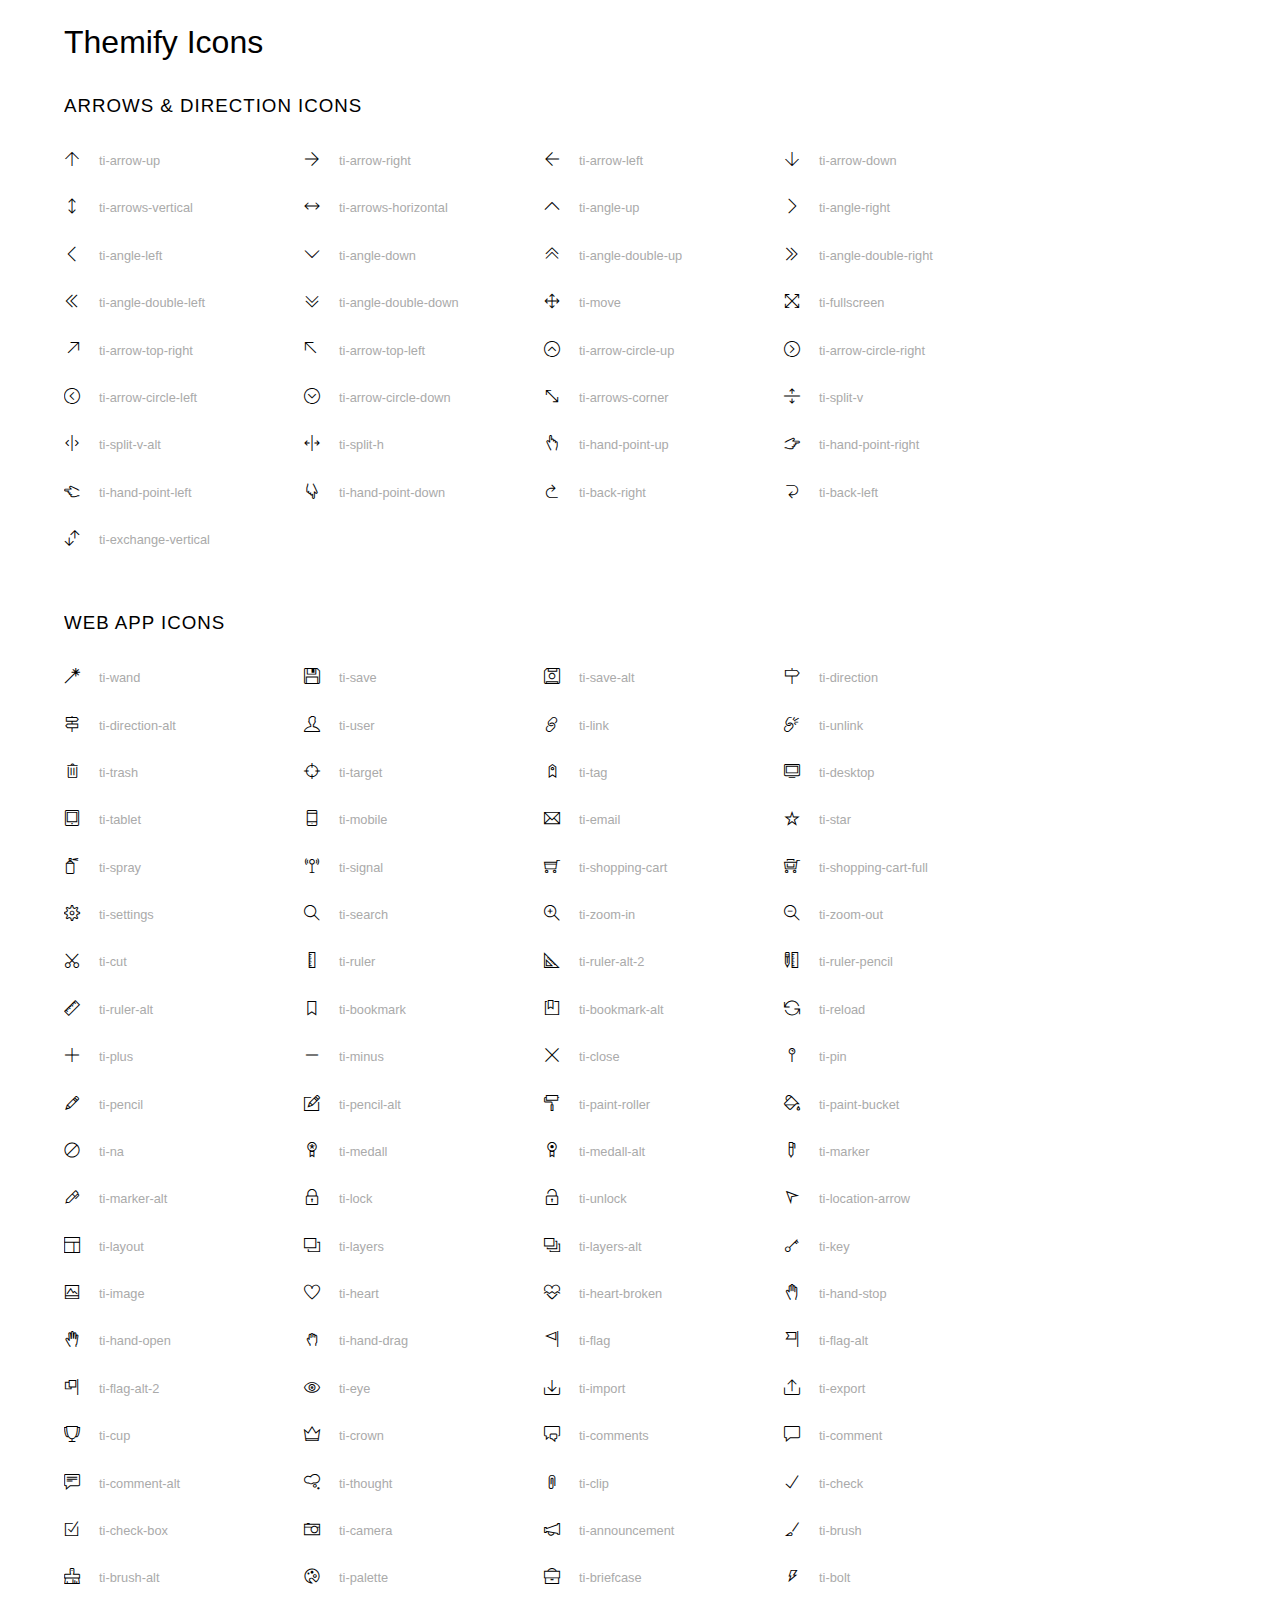
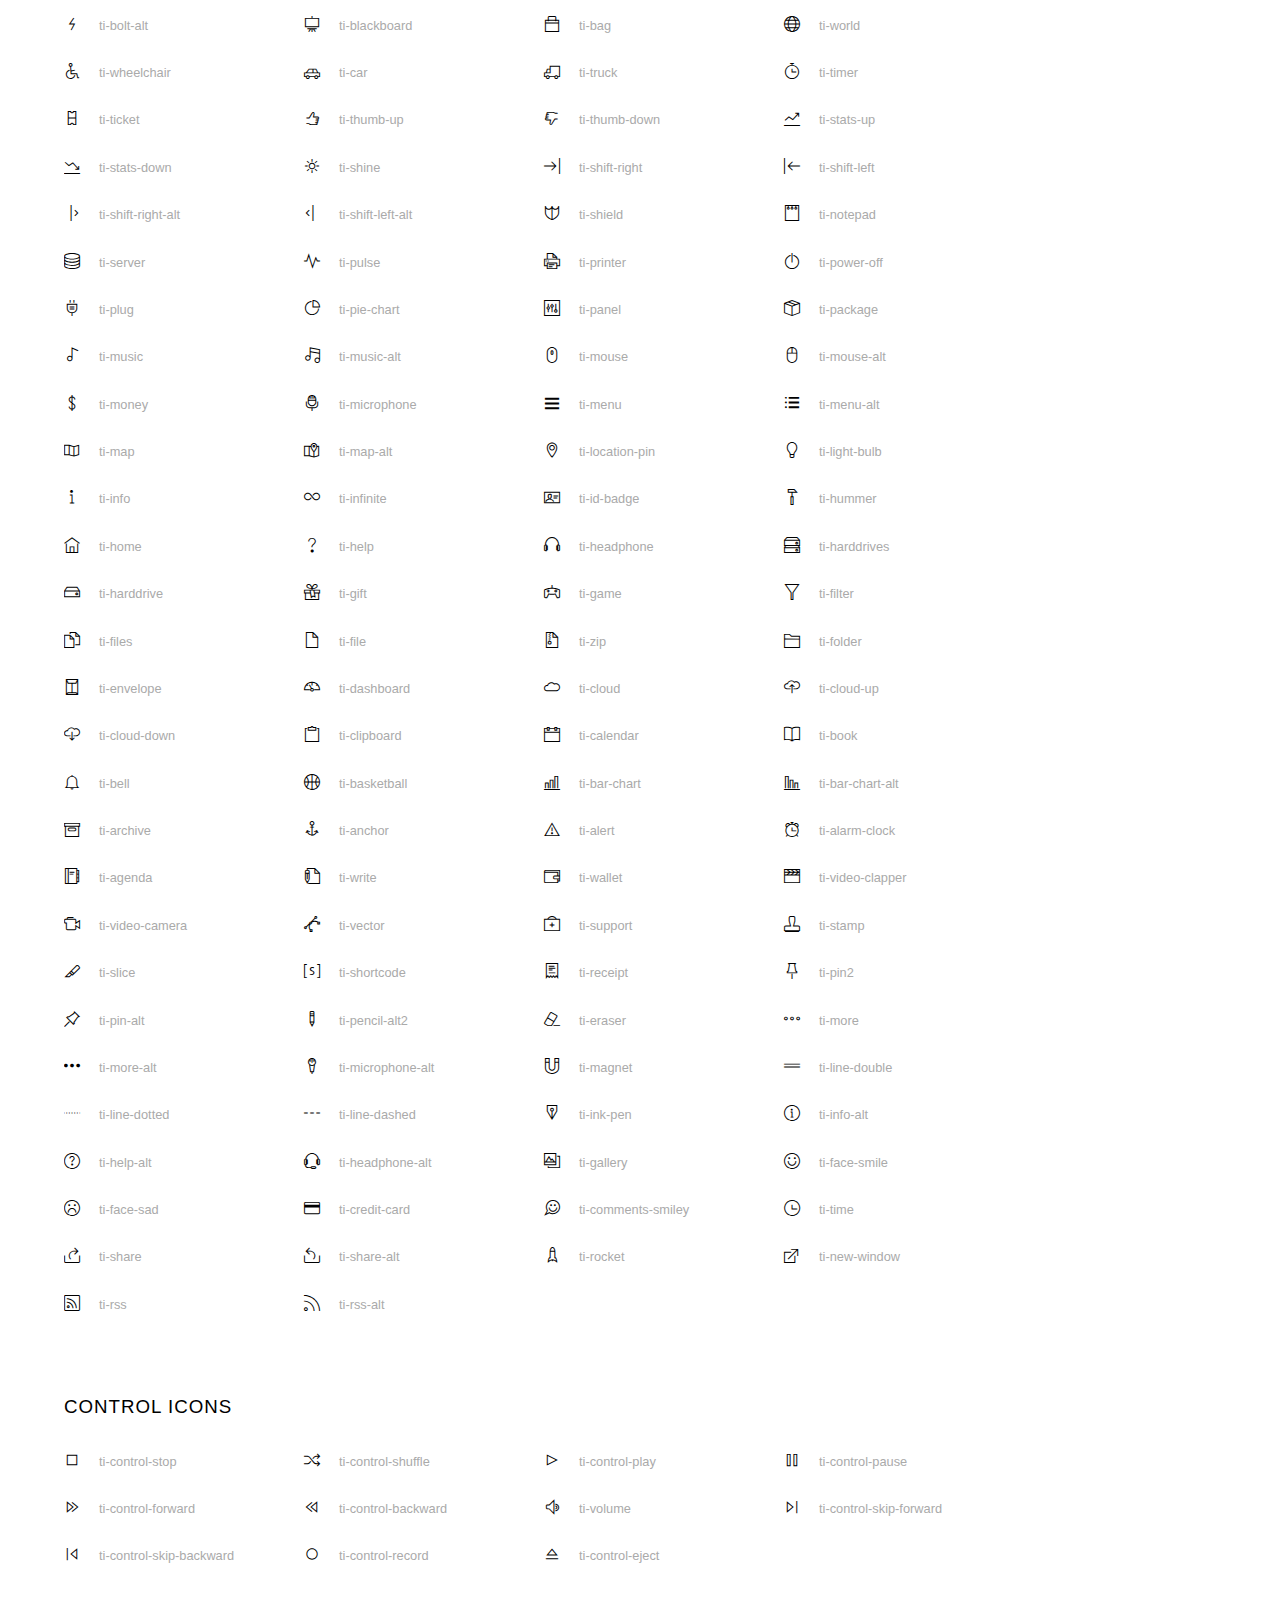
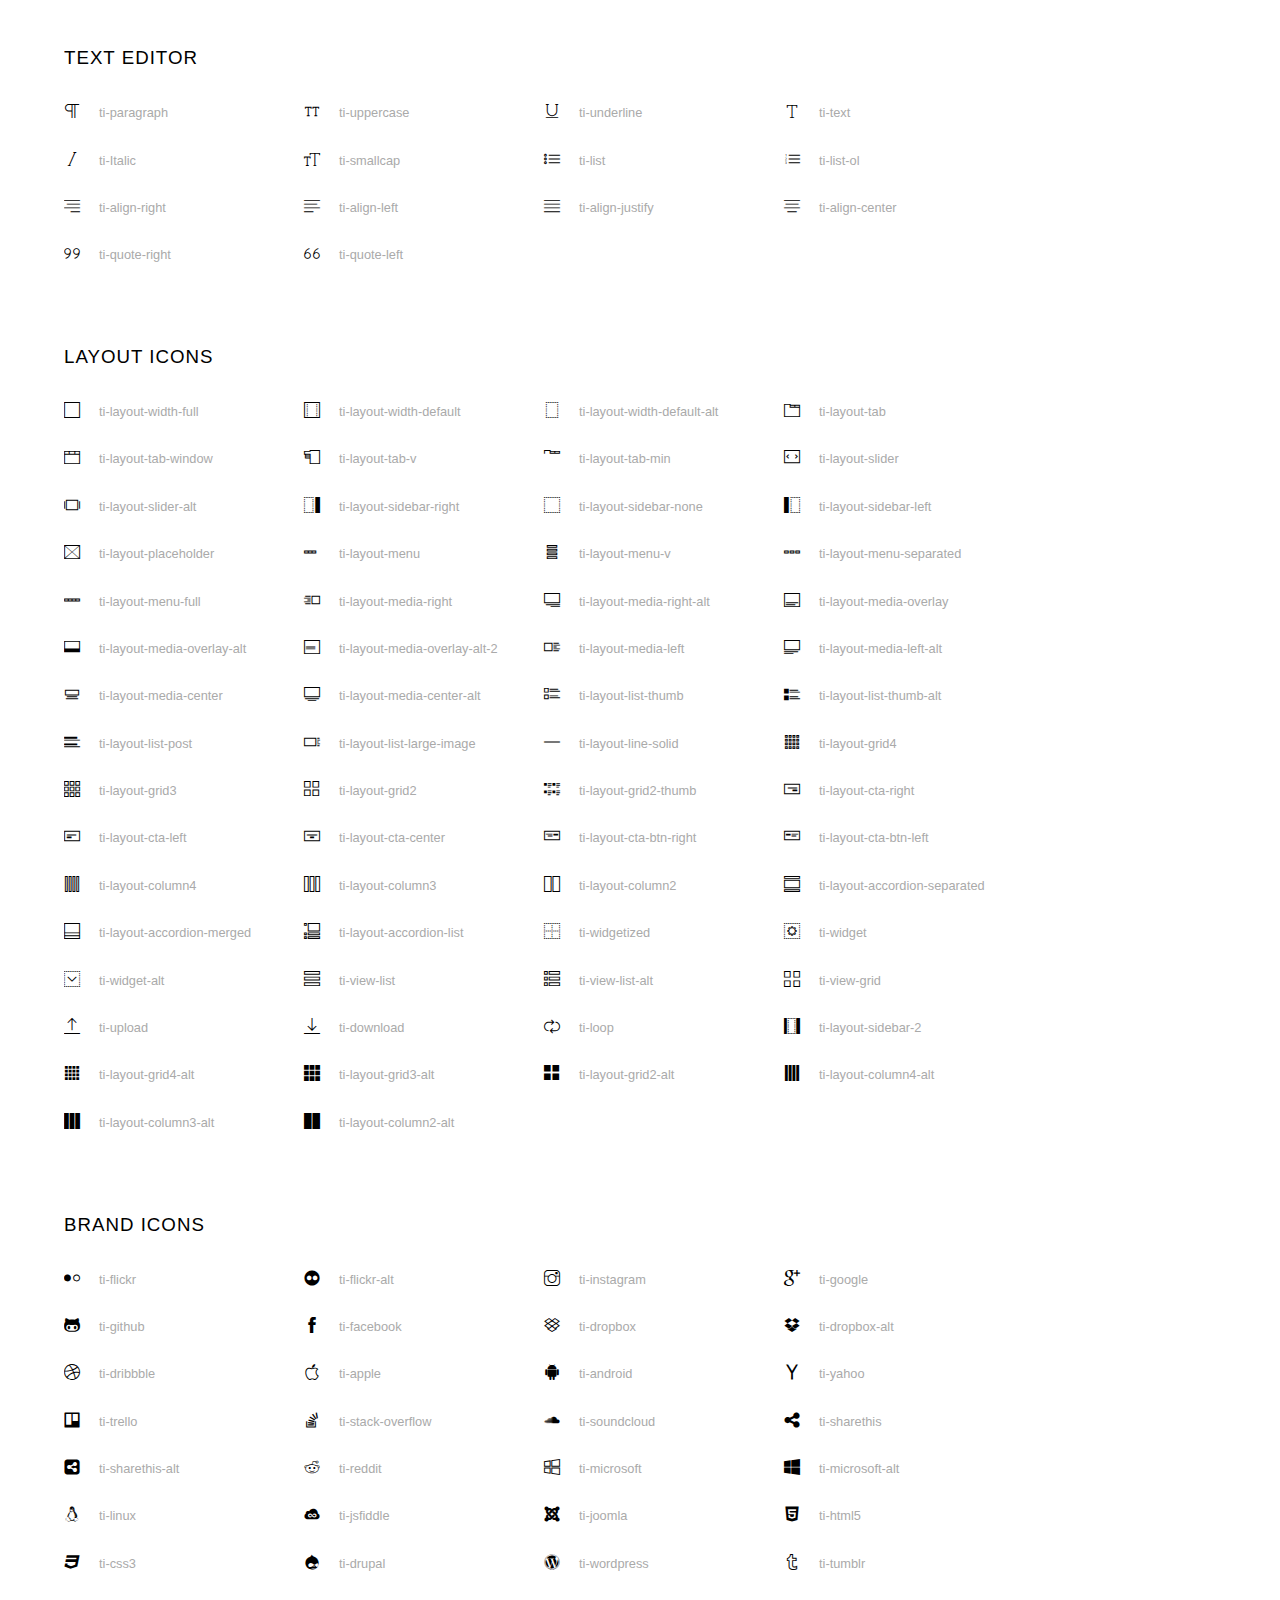
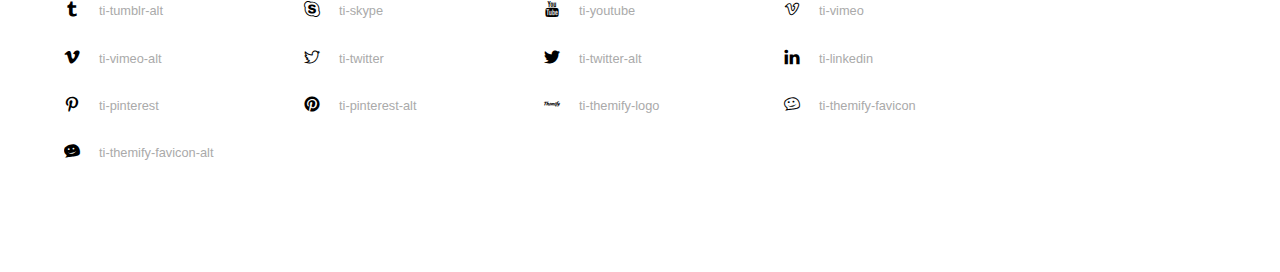
<file: fonts/themify-icons/index.html>
<!doctype html>
<html>
<head>
	<meta charset="utf-8">
	<title>Themify Icon Font</title>
	<meta name="viewport" content="width=device-width">
	<link rel="stylesheet" href="demo-files/demo.css">
	<link rel="stylesheet" href="themify-icons.css">
	<!--[if lt IE 8]><!-->
	<link rel="stylesheet" href="ie7/ie7.css">
	<!--<![endif]-->
</head>
<body>
	<h1>Themify Icons</h1>

	<div class="icon-section">

		<div class="icon-section">
			<h3>Arrows &amp; Direction Icons </h3>

			<div class="icon-container">
				<span class="ti-arrow-up"></span><span class="icon-name"> ti-arrow-up</span>
			</div>
			<div class="icon-container">
				<span class="ti-arrow-right"></span><span class="icon-name"> ti-arrow-right</span>
			</div>
			<div class="icon-container">
				<span class="ti-arrow-left"></span><span class="icon-name"> ti-arrow-left</span>
			</div>
			<div class="icon-container">
				<span class="ti-arrow-down"></span><span class="icon-name"> ti-arrow-down</span>
			</div>
			<div class="icon-container">
				<span class="ti-arrows-vertical"></span><span class="icon-name"> ti-arrows-vertical</span>
			</div>
			<div class="icon-container">
				<span class="ti-arrows-horizontal"></span><span class="icon-name"> ti-arrows-horizontal</span>
			</div>
			<div class="icon-container">
				<span class="ti-angle-up"></span><span class="icon-name"> ti-angle-up</span>
			</div>
			<div class="icon-container">
				<span class="ti-angle-right"></span><span class="icon-name"> ti-angle-right</span>
			</div>
			<div class="icon-container">
				<span class="ti-angle-left"></span><span class="icon-name"> ti-angle-left</span>
			</div>
			<div class="icon-container">
				<span class="ti-angle-down"></span><span class="icon-name"> ti-angle-down</span>
			</div>	
			<div class="icon-container">
				<span class="ti-angle-double-up"></span><span class="icon-name"> ti-angle-double-up</span>
			</div>
			<div class="icon-container">
				<span class="ti-angle-double-right"></span><span class="icon-name"> ti-angle-double-right</span>
			</div>
			<div class="icon-container">
				<span class="ti-angle-double-left"></span><span class="icon-name"> ti-angle-double-left</span>
			</div>
			<div class="icon-container">
				<span class="ti-angle-double-down"></span><span class="icon-name"> ti-angle-double-down</span>
			</div>					
			<div class="icon-container">
				<span class="ti-move"></span><span class="icon-name"> ti-move</span>
			</div>
			<div class="icon-container">
				<span class="ti-fullscreen"></span><span class="icon-name"> ti-fullscreen</span>
			</div>
			<div class="icon-container">
				<span class="ti-arrow-top-right"></span><span class="icon-name"> ti-arrow-top-right</span>
			</div>
			<div class="icon-container">
				<span class="ti-arrow-top-left"></span><span class="icon-name"> ti-arrow-top-left</span>
			</div>
			<div class="icon-container">
				<span class="ti-arrow-circle-up"></span><span class="icon-name"> ti-arrow-circle-up</span>
			</div>
			<div class="icon-container">
				<span class="ti-arrow-circle-right"></span><span class="icon-name"> ti-arrow-circle-right</span>
			</div>
			<div class="icon-container">
				<span class="ti-arrow-circle-left"></span><span class="icon-name"> ti-arrow-circle-left</span>
			</div>
			<div class="icon-container">
				<span class="ti-arrow-circle-down"></span><span class="icon-name"> ti-arrow-circle-down</span>
			</div>
			<div class="icon-container">
				<span class="ti-arrows-corner"></span><span class="icon-name"> ti-arrows-corner</span>
			</div>
			<div class="icon-container">
				<span class="ti-split-v"></span><span class="icon-name"> ti-split-v</span>
			</div>

			<div class="icon-container">
				<span class="ti-split-v-alt"></span><span class="icon-name"> ti-split-v-alt</span>
			</div>
			<div class="icon-container">
				<span class="ti-split-h"></span><span class="icon-name"> ti-split-h</span>
			</div>
			<div class="icon-container">
				<span class="ti-hand-point-up"></span><span class="icon-name"> ti-hand-point-up</span>
			</div>
			<div class="icon-container">
				<span class="ti-hand-point-right"></span><span class="icon-name"> ti-hand-point-right</span>
			</div>
			<div class="icon-container">
				<span class="ti-hand-point-left"></span><span class="icon-name"> ti-hand-point-left</span>
			</div>
			<div class="icon-container">
				<span class="ti-hand-point-down"></span><span class="icon-name"> ti-hand-point-down</span>
			</div>
			<div class="icon-container">
				<span class="ti-back-right"></span><span class="icon-name"> ti-back-right</span>
			</div>
			<div class="icon-container">
				<span class="ti-back-left"></span><span class="icon-name"> ti-back-left</span>
			</div>
			<div class="icon-container">
				<span class="ti-exchange-vertical"></span><span class="icon-name"> ti-exchange-vertical</span>
			</div>

		</div> <!-- Arrows Icons -->



		<h3>Web App Icons</h3>
		
		<div class="icon-section">

			<div class="icon-container">
				<span class="ti-wand"></span><span class="icon-name"> ti-wand</span>
			</div>
			<div class="icon-container">
				<span class="ti-save"></span><span class="icon-name"> ti-save</span>
			</div>
			<div class="icon-container">
				<span class="ti-save-alt"></span><span class="icon-name"> ti-save-alt</span>
			</div>

			<div class="icon-container">
				<span class="ti-direction"></span><span class="icon-name"> ti-direction</span>
			</div>
			<div class="icon-container">
				<span class="ti-direction-alt"></span><span class="icon-name"> ti-direction-alt</span>
			</div>
			<div class="icon-container">
				<span class="ti-user"></span><span class="icon-name"> ti-user</span>
			</div>
			<div class="icon-container">
				<span class="ti-link"></span><span class="icon-name"> ti-link</span>
			</div>
			<div class="icon-container">
				<span class="ti-unlink"></span><span class="icon-name"> ti-unlink</span>
			</div>
			<div class="icon-container">
				<span class="ti-trash"></span><span class="icon-name"> ti-trash</span>
			</div>
			<div class="icon-container">
				<span class="ti-target"></span><span class="icon-name"> ti-target</span>
			</div>
			<div class="icon-container">
				<span class="ti-tag"></span><span class="icon-name"> ti-tag</span>
			</div>
			<div class="icon-container">
				<span class="ti-desktop"></span><span class="icon-name"> ti-desktop</span>
			</div>
			<div class="icon-container">
				<span class="ti-tablet"></span><span class="icon-name"> ti-tablet</span>
			</div>
			<div class="icon-container">
				<span class="ti-mobile"></span><span class="icon-name"> ti-mobile</span>
			</div>
			<div class="icon-container">
				<span class="ti-email"></span><span class="icon-name"> ti-email</span>
			</div>	
			<div class="icon-container">
				<span class="ti-star"></span><span class="icon-name"> ti-star</span>
			</div>
			<div class="icon-container">
				<span class="ti-spray"></span><span class="icon-name"> ti-spray</span>
			</div>
			<div class="icon-container">
				<span class="ti-signal"></span><span class="icon-name"> ti-signal</span>
			</div>
			<div class="icon-container">
				<span class="ti-shopping-cart"></span><span class="icon-name"> ti-shopping-cart</span>
			</div>
			<div class="icon-container">
				<span class="ti-shopping-cart-full"></span><span class="icon-name"> ti-shopping-cart-full</span>
			</div>
			<div class="icon-container">
				<span class="ti-settings"></span><span class="icon-name"> ti-settings</span>
			</div>
			<div class="icon-container">
				<span class="ti-search"></span><span class="icon-name"> ti-search</span>
			</div>
			<div class="icon-container">
				<span class="ti-zoom-in"></span><span class="icon-name"> ti-zoom-in</span>
			</div>
			<div class="icon-container">
				<span class="ti-zoom-out"></span><span class="icon-name"> ti-zoom-out</span>
			</div>
			<div class="icon-container">
				<span class="ti-cut"></span><span class="icon-name"> ti-cut</span>
			</div>
			<div class="icon-container">
				<span class="ti-ruler"></span><span class="icon-name"> ti-ruler</span>
			</div>
			<div class="icon-container">
				<span class="ti-ruler-alt-2"></span><span class="icon-name"> ti-ruler-alt-2</span>
			</div>			
			<div class="icon-container">
				<span class="ti-ruler-pencil"></span><span class="icon-name"> ti-ruler-pencil</span>
			</div>
			<div class="icon-container">
				<span class="ti-ruler-alt"></span><span class="icon-name"> ti-ruler-alt</span>
			</div>
			<div class="icon-container">
				<span class="ti-bookmark"></span><span class="icon-name"> ti-bookmark</span>
			</div>
			<div class="icon-container">
				<span class="ti-bookmark-alt"></span><span class="icon-name"> ti-bookmark-alt</span>
			</div>
			<div class="icon-container">
				<span class="ti-reload"></span><span class="icon-name"> ti-reload</span>
			</div>
			<div class="icon-container">
				<span class="ti-plus"></span><span class="icon-name"> ti-plus</span>
			</div>
			<div class="icon-container">
				<span class="ti-minus"></span><span class="icon-name"> ti-minus</span>
			</div>
			<div class="icon-container">
				<span class="ti-close"></span><span class="icon-name"> ti-close</span>
			</div>			
			<div class="icon-container">
				<span class="ti-pin"></span><span class="icon-name"> ti-pin</span>
			</div>
			<div class="icon-container">
				<span class="ti-pencil"></span><span class="icon-name"> ti-pencil</span>
			</div>
					
		  	<div class="icon-container">
				<span class="ti-pencil-alt"></span><span class="icon-name"> ti-pencil-alt</span>
			</div>
			<div class="icon-container">
				<span class="ti-paint-roller"></span><span class="icon-name"> ti-paint-roller</span>
			</div>
			<div class="icon-container">
				<span class="ti-paint-bucket"></span><span class="icon-name"> ti-paint-bucket</span>
			</div>
			<div class="icon-container">
				<span class="ti-na"></span><span class="icon-name"> ti-na</span>
			</div>
			<div class="icon-container">
				<span class="ti-medall"></span><span class="icon-name"> ti-medall</span>
			</div>
			<div class="icon-container">
				<span class="ti-medall-alt"></span><span class="icon-name"> ti-medall-alt</span>
			</div>
			<div class="icon-container">
				<span class="ti-marker"></span><span class="icon-name"> ti-marker</span>
			</div>
			<div class="icon-container">
				<span class="ti-marker-alt"></span><span class="icon-name"> ti-marker-alt</span>
			</div>

			<div class="icon-container">
				<span class="ti-lock"></span><span class="icon-name"> ti-lock</span>
			</div>
			<div class="icon-container">
				<span class="ti-unlock"></span><span class="icon-name"> ti-unlock</span>
			</div>
			<div class="icon-container">
				<span class="ti-location-arrow"></span><span class="icon-name"> ti-location-arrow</span>
			</div>
			<div class="icon-container">
				<span class="ti-layout"></span><span class="icon-name"> ti-layout</span>
			</div>
			<div class="icon-container">
				<span class="ti-layers"></span><span class="icon-name"> ti-layers</span>
			</div>
			<div class="icon-container">
				<span class="ti-layers-alt"></span><span class="icon-name"> ti-layers-alt</span>
			</div>
			<div class="icon-container">
				<span class="ti-key"></span><span class="icon-name"> ti-key</span>
			</div>
			<div class="icon-container">
				<span class="ti-image"></span><span class="icon-name"> ti-image</span>
			</div>
			<div class="icon-container">
				<span class="ti-heart"></span><span class="icon-name"> ti-heart</span>
			</div>
			<div class="icon-container">
				<span class="ti-heart-broken"></span><span class="icon-name"> ti-heart-broken</span>
			</div>
			<div class="icon-container">
				<span class="ti-hand-stop"></span><span class="icon-name"> ti-hand-stop</span>
			</div>
			<div class="icon-container">
				<span class="ti-hand-open"></span><span class="icon-name"> ti-hand-open</span>
			</div>
			<div class="icon-container">
				<span class="ti-hand-drag"></span><span class="icon-name"> ti-hand-drag</span>
			</div>
			<div class="icon-container">
				<span class="ti-flag"></span><span class="icon-name"> ti-flag</span>
			</div>
			<div class="icon-container">
				<span class="ti-flag-alt"></span><span class="icon-name"> ti-flag-alt</span>
			</div>
			<div class="icon-container">
				<span class="ti-flag-alt-2"></span><span class="icon-name"> ti-flag-alt-2</span>
			</div>
			<div class="icon-container">
				<span class="ti-eye"></span><span class="icon-name"> ti-eye</span>
			</div>
			<div class="icon-container">
				<span class="ti-import"></span><span class="icon-name"> ti-import</span>
			</div>			
			<div class="icon-container">
				<span class="ti-export"></span><span class="icon-name"> ti-export</span>
			</div>
			<div class="icon-container">
				<span class="ti-cup"></span><span class="icon-name"> ti-cup</span>
			</div>
			<div class="icon-container">
				<span class="ti-crown"></span><span class="icon-name"> ti-crown</span>
			</div>
			<div class="icon-container">
				<span class="ti-comments"></span><span class="icon-name"> ti-comments</span>
			</div>
			<div class="icon-container">
				<span class="ti-comment"></span><span class="icon-name"> ti-comment</span>
			</div>
			<div class="icon-container">
				<span class="ti-comment-alt"></span><span class="icon-name"> ti-comment-alt</span>
			</div>
			<div class="icon-container">
				<span class="ti-thought"></span><span class="icon-name"> ti-thought</span>
			</div>			
			<div class="icon-container">
				<span class="ti-clip"></span><span class="icon-name"> ti-clip</span>
			</div>

			<div class="icon-container">
				<span class="ti-check"></span><span class="icon-name"> ti-check</span>
			</div>
			<div class="icon-container">
				<span class="ti-check-box"></span><span class="icon-name"> ti-check-box</span>
			</div>
			<div class="icon-container">
				<span class="ti-camera"></span><span class="icon-name"> ti-camera</span>
			</div>
			<div class="icon-container">
				<span class="ti-announcement"></span><span class="icon-name"> ti-announcement</span>
			</div>
			<div class="icon-container">
				<span class="ti-brush"></span><span class="icon-name"> ti-brush</span>
			</div>
			<div class="icon-container">
				<span class="ti-brush-alt"></span><span class="icon-name"> ti-brush-alt</span>
			</div>
			<div class="icon-container">
				<span class="ti-palette"></span><span class="icon-name"> ti-palette</span>
			</div>			
			<div class="icon-container">
				<span class="ti-briefcase"></span><span class="icon-name"> ti-briefcase</span>
			</div>
			<div class="icon-container">
				<span class="ti-bolt"></span><span class="icon-name"> ti-bolt</span>
			</div>
			<div class="icon-container">
				<span class="ti-bolt-alt"></span><span class="icon-name"> ti-bolt-alt</span>
			</div>
			<div class="icon-container">
				<span class="ti-blackboard"></span><span class="icon-name"> ti-blackboard</span>
			</div>
			<div class="icon-container">
				<span class="ti-bag"></span><span class="icon-name"> ti-bag</span>
			</div>
			<div class="icon-container">
				<span class="ti-world"></span><span class="icon-name"> ti-world</span>
			</div>
			<div class="icon-container">
				<span class="ti-wheelchair"></span><span class="icon-name"> ti-wheelchair</span>
			</div>
			<div class="icon-container">
				<span class="ti-car"></span><span class="icon-name"> ti-car</span>
			</div>
			<div class="icon-container">
				<span class="ti-truck"></span><span class="icon-name"> ti-truck</span>
			</div>
			<div class="icon-container">
				<span class="ti-timer"></span><span class="icon-name"> ti-timer</span>
			</div>
			<div class="icon-container">
				<span class="ti-ticket"></span><span class="icon-name"> ti-ticket</span>
			</div>
			<div class="icon-container">
				<span class="ti-thumb-up"></span><span class="icon-name"> ti-thumb-up</span>
			</div>
			<div class="icon-container">
				<span class="ti-thumb-down"></span><span class="icon-name"> ti-thumb-down</span>
			</div>

			<div class="icon-container">
				<span class="ti-stats-up"></span><span class="icon-name"> ti-stats-up</span>
			</div>
			<div class="icon-container">
				<span class="ti-stats-down"></span><span class="icon-name"> ti-stats-down</span>
			</div>
			<div class="icon-container">
				<span class="ti-shine"></span><span class="icon-name"> ti-shine</span>
			</div>
			<div class="icon-container">
				<span class="ti-shift-right"></span><span class="icon-name"> ti-shift-right</span>
			</div>
			<div class="icon-container">
				<span class="ti-shift-left"></span><span class="icon-name"> ti-shift-left</span>
			</div>

			<div class="icon-container">
				<span class="ti-shift-right-alt"></span><span class="icon-name"> ti-shift-right-alt</span>
			</div>
			<div class="icon-container">
				<span class="ti-shift-left-alt"></span><span class="icon-name"> ti-shift-left-alt</span>
			</div>
			<div class="icon-container">
				<span class="ti-shield"></span><span class="icon-name"> ti-shield</span>
			</div>
			<div class="icon-container">
				<span class="ti-notepad"></span><span class="icon-name"> ti-notepad</span>
			</div>
			<div class="icon-container">
				<span class="ti-server"></span><span class="icon-name"> ti-server</span>
			</div>

			<div class="icon-container">
				<span class="ti-pulse"></span><span class="icon-name"> ti-pulse</span>
			</div>
			<div class="icon-container">
				<span class="ti-printer"></span><span class="icon-name"> ti-printer</span>
			</div>
			<div class="icon-container">
				<span class="ti-power-off"></span><span class="icon-name"> ti-power-off</span>
			</div>
			<div class="icon-container">
				<span class="ti-plug"></span><span class="icon-name"> ti-plug</span>
			</div>
			<div class="icon-container">
				<span class="ti-pie-chart"></span><span class="icon-name"> ti-pie-chart</span>
			</div>

			<div class="icon-container">
				<span class="ti-panel"></span><span class="icon-name"> ti-panel</span>
			</div>
			<div class="icon-container">
				<span class="ti-package"></span><span class="icon-name"> ti-package</span>
			</div>
			<div class="icon-container">
				<span class="ti-music"></span><span class="icon-name"> ti-music</span>
			</div>
			<div class="icon-container">
				<span class="ti-music-alt"></span><span class="icon-name"> ti-music-alt</span>
			</div>
			<div class="icon-container">
				<span class="ti-mouse"></span><span class="icon-name"> ti-mouse</span>
			</div>
			<div class="icon-container">
				<span class="ti-mouse-alt"></span><span class="icon-name"> ti-mouse-alt</span>
			</div>
			<div class="icon-container">
				<span class="ti-money"></span><span class="icon-name"> ti-money</span>
			</div>
			<div class="icon-container">
				<span class="ti-microphone"></span><span class="icon-name"> ti-microphone</span>
			</div>
			<div class="icon-container">
				<span class="ti-menu"></span><span class="icon-name"> ti-menu</span>
			</div>
			<div class="icon-container">
				<span class="ti-menu-alt"></span><span class="icon-name"> ti-menu-alt</span>
			</div>
			<div class="icon-container">
				<span class="ti-map"></span><span class="icon-name"> ti-map</span>
			</div>
			<div class="icon-container">
				<span class="ti-map-alt"></span><span class="icon-name"> ti-map-alt</span>
			</div>

			<div class="icon-container">
				<span class="ti-location-pin"></span><span class="icon-name"> ti-location-pin</span>
			</div>

			<div class="icon-container">
				<span class="ti-light-bulb"></span><span class="icon-name"> ti-light-bulb</span>
			</div>
			<div class="icon-container">
				<span class="ti-info"></span><span class="icon-name"> ti-info</span>
			</div>
			<div class="icon-container">
				<span class="ti-infinite"></span><span class="icon-name"> ti-infinite</span>
			</div>
			<div class="icon-container">
				<span class="ti-id-badge"></span><span class="icon-name"> ti-id-badge</span>
			</div>
			<div class="icon-container">
				<span class="ti-hummer"></span><span class="icon-name"> ti-hummer</span>
			</div>
			<div class="icon-container">
				<span class="ti-home"></span><span class="icon-name"> ti-home</span>
			</div>
			<div class="icon-container">
				<span class="ti-help"></span><span class="icon-name"> ti-help</span>
			</div>
			<div class="icon-container">
				<span class="ti-headphone"></span><span class="icon-name"> ti-headphone</span>
			</div>
			<div class="icon-container">
				<span class="ti-harddrives"></span><span class="icon-name"> ti-harddrives</span>
			</div>
			<div class="icon-container">
				<span class="ti-harddrive"></span><span class="icon-name"> ti-harddrive</span>
			</div>
			<div class="icon-container">
				<span class="ti-gift"></span><span class="icon-name"> ti-gift</span>
			</div>
			<div class="icon-container">
				<span class="ti-game"></span><span class="icon-name"> ti-game</span>
			</div>
			<div class="icon-container">
				<span class="ti-filter"></span><span class="icon-name"> ti-filter</span>
			</div>
			<div class="icon-container">
				<span class="ti-files"></span><span class="icon-name"> ti-files</span>
			</div>
			<div class="icon-container">
				<span class="ti-file"></span><span class="icon-name"> ti-file</span>
			</div>
			<div class="icon-container">
				<span class="ti-zip"></span><span class="icon-name"> ti-zip</span>
			</div>
			<div class="icon-container">
				<span class="ti-folder"></span><span class="icon-name"> ti-folder</span>
			</div>			
			<div class="icon-container">
				<span class="ti-envelope"></span><span class="icon-name"> ti-envelope</span>
			</div>


			<div class="icon-container">
				<span class="ti-dashboard"></span><span class="icon-name"> ti-dashboard</span>
			</div>
			<div class="icon-container">
				<span class="ti-cloud"></span><span class="icon-name"> ti-cloud</span>
			</div>
			<div class="icon-container">
				<span class="ti-cloud-up"></span><span class="icon-name"> ti-cloud-up</span>
			</div>
			<div class="icon-container">
				<span class="ti-cloud-down"></span><span class="icon-name"> ti-cloud-down</span>
			</div>
			<div class="icon-container">
				<span class="ti-clipboard"></span><span class="icon-name"> ti-clipboard</span>
			</div>
			<div class="icon-container">
				<span class="ti-calendar"></span><span class="icon-name"> ti-calendar</span>
			</div>
			<div class="icon-container">
				<span class="ti-book"></span><span class="icon-name"> ti-book</span>
			</div>
			<div class="icon-container">
				<span class="ti-bell"></span><span class="icon-name"> ti-bell</span>
			</div>
			<div class="icon-container">
				<span class="ti-basketball"></span><span class="icon-name"> ti-basketball</span>
			</div>
			<div class="icon-container">
				<span class="ti-bar-chart"></span><span class="icon-name"> ti-bar-chart</span>
			</div>
			<div class="icon-container">
				<span class="ti-bar-chart-alt"></span><span class="icon-name"> ti-bar-chart-alt</span>
			</div>


			<div class="icon-container">
				<span class="ti-archive"></span><span class="icon-name"> ti-archive</span>
			</div>
			<div class="icon-container">
				<span class="ti-anchor"></span><span class="icon-name"> ti-anchor</span>
			</div>

			<div class="icon-container">
				<span class="ti-alert"></span><span class="icon-name"> ti-alert</span>
			</div>
			<div class="icon-container">
				<span class="ti-alarm-clock"></span><span class="icon-name"> ti-alarm-clock</span>
			</div>
			<div class="icon-container">
				<span class="ti-agenda"></span><span class="icon-name"> ti-agenda</span>
			</div>
			<div class="icon-container">
				<span class="ti-write"></span><span class="icon-name"> ti-write</span>
			</div>

			<div class="icon-container">
				<span class="ti-wallet"></span><span class="icon-name"> ti-wallet</span>
			</div>
			<div class="icon-container">
				<span class="ti-video-clapper"></span><span class="icon-name"> ti-video-clapper</span>
			</div>
			<div class="icon-container">
				<span class="ti-video-camera"></span><span class="icon-name"> ti-video-camera</span>
			</div>
			<div class="icon-container">
				<span class="ti-vector"></span><span class="icon-name"> ti-vector</span>
			</div>

			<div class="icon-container">
				<span class="ti-support"></span><span class="icon-name"> ti-support</span>
			</div>
			<div class="icon-container">
				<span class="ti-stamp"></span><span class="icon-name"> ti-stamp</span>
			</div>
			<div class="icon-container">
				<span class="ti-slice"></span><span class="icon-name"> ti-slice</span>
			</div>
			<div class="icon-container">
				<span class="ti-shortcode"></span><span class="icon-name"> ti-shortcode</span>
			</div>
			<div class="icon-container">
				<span class="ti-receipt"></span><span class="icon-name"> ti-receipt</span>
			</div>
			<div class="icon-container">
				<span class="ti-pin2"></span><span class="icon-name"> ti-pin2</span>
			</div>
			<div class="icon-container">
				<span class="ti-pin-alt"></span><span class="icon-name"> ti-pin-alt</span>
			</div>
			<div class="icon-container">
				<span class="ti-pencil-alt2"></span><span class="icon-name"> ti-pencil-alt2</span>
			</div>
			<div class="icon-container">
				<span class="ti-eraser"></span><span class="icon-name"> ti-eraser</span>
			</div>			
			<div class="icon-container">
				<span class="ti-more"></span><span class="icon-name"> ti-more</span>
			</div>
			<div class="icon-container">
				<span class="ti-more-alt"></span><span class="icon-name"> ti-more-alt</span>
			</div>
			<div class="icon-container">
				<span class="ti-microphone-alt"></span><span class="icon-name"> ti-microphone-alt</span>
			</div>
			<div class="icon-container">
				<span class="ti-magnet"></span><span class="icon-name"> ti-magnet</span>
			</div>
			<div class="icon-container">
				<span class="ti-line-double"></span><span class="icon-name"> ti-line-double</span>
			</div>
			<div class="icon-container">
				<span class="ti-line-dotted"></span><span class="icon-name"> ti-line-dotted</span>
			</div>
			<div class="icon-container">
				<span class="ti-line-dashed"></span><span class="icon-name"> ti-line-dashed</span>
			</div>

			<div class="icon-container">
				<span class="ti-ink-pen"></span><span class="icon-name"> ti-ink-pen</span>
			</div>
			<div class="icon-container">
				<span class="ti-info-alt"></span><span class="icon-name"> ti-info-alt</span>
			</div>
			<div class="icon-container">
				<span class="ti-help-alt"></span><span class="icon-name"> ti-help-alt</span>
			</div>
			<div class="icon-container">
				<span class="ti-headphone-alt"></span><span class="icon-name"> ti-headphone-alt</span>
			</div>

			<div class="icon-container">
				<span class="ti-gallery"></span><span class="icon-name"> ti-gallery</span>
			</div>
			<div class="icon-container">
				<span class="ti-face-smile"></span><span class="icon-name"> ti-face-smile</span>
			</div>
			<div class="icon-container">
				<span class="ti-face-sad"></span><span class="icon-name"> ti-face-sad</span>
			</div>
			<div class="icon-container">
				<span class="ti-credit-card"></span><span class="icon-name"> ti-credit-card</span>
			</div>
			<div class="icon-container">
				<span class="ti-comments-smiley"></span><span class="icon-name"> ti-comments-smiley</span>
			</div>
			<div class="icon-container">
				<span class="ti-time"></span><span class="icon-name"> ti-time</span>
			</div>
			<div class="icon-container">
				<span class="ti-share"></span><span class="icon-name"> ti-share</span>
			</div>
			<div class="icon-container">
				<span class="ti-share-alt"></span><span class="icon-name"> ti-share-alt</span>
			</div>
			<div class="icon-container">
				<span class="ti-rocket"></span><span class="icon-name"> ti-rocket</span>
			</div>

			<div class="icon-container">
				<span class="ti-new-window"></span><span class="icon-name"> ti-new-window</span>
			</div>

			<div class="icon-container">
				<span class="ti-rss"></span><span class="icon-name"> ti-rss</span>
			</div>

			<div class="icon-container">
				<span class="ti-rss-alt"></span><span class="icon-name"> ti-rss-alt</span>
			</div>
			
		</div><!-- Web App Icons -->


		<div class="icon-section">
			<h3>Control Icons</h3>
			<div class="icon-container">
				<span class="ti-control-stop"></span><span class="icon-name"> ti-control-stop</span>
			</div>
			<div class="icon-container">
				<span class="ti-control-shuffle"></span><span class="icon-name"> ti-control-shuffle</span>
			</div>
			<div class="icon-container">
				<span class="ti-control-play"></span><span class="icon-name"> ti-control-play</span>
			</div>
			<div class="icon-container">
				<span class="ti-control-pause"></span><span class="icon-name"> ti-control-pause</span>
			</div>
			<div class="icon-container">
				<span class="ti-control-forward"></span><span class="icon-name"> ti-control-forward</span>
			</div>
			<div class="icon-container">
				<span class="ti-control-backward"></span><span class="icon-name"> ti-control-backward</span>
			</div>	
			<div class="icon-container">
				<span class="ti-volume"></span><span class="icon-name"> ti-volume</span>
			</div>
			<div class="icon-container">
				<span class="ti-control-skip-forward"></span><span class="icon-name"> ti-control-skip-forward</span>
			</div>
			<div class="icon-container">
				<span class="ti-control-skip-backward"></span><span class="icon-name"> ti-control-skip-backward</span>
			</div>
			<div class="icon-container">
				<span class="ti-control-record"></span><span class="icon-name"> ti-control-record</span>
			</div>
			<div class="icon-container">
				<span class="ti-control-eject"></span><span class="icon-name"> ti-control-eject</span>
			</div>			
		</div> <!-- Control Icons -->


		<div class="icon-section">
			<h3>Text Editor</h3>

			<div class="icon-container">
				<span class="ti-paragraph"></span><span class="icon-name"> ti-paragraph</span>
			</div>
			<div class="icon-container">
				<span class="ti-uppercase"></span><span class="icon-name"> ti-uppercase</span>
			</div>

			<div class="icon-container">
				<span class="ti-underline"></span><span class="icon-name"> ti-underline</span>
			</div>
			<div class="icon-container">
				<span class="ti-text"></span><span class="icon-name"> ti-text</span>
			</div>
			<div class="icon-container">
				<span class="ti-Italic"></span><span class="icon-name"> ti-Italic</span>
			</div>
			<div class="icon-container">
				<span class="ti-smallcap"></span><span class="icon-name"> ti-smallcap</span>
			</div>
			<div class="icon-container">
				<span class="ti-list"></span><span class="icon-name"> ti-list</span>
			</div>
			<div class="icon-container">
				<span class="ti-list-ol"></span><span class="icon-name"> ti-list-ol</span>
			</div>
			<div class="icon-container">
				<span class="ti-align-right"></span><span class="icon-name"> ti-align-right</span>
			</div>
			<div class="icon-container">
				<span class="ti-align-left"></span><span class="icon-name"> ti-align-left</span>
			</div>
			<div class="icon-container">
				<span class="ti-align-justify"></span><span class="icon-name"> ti-align-justify</span>
			</div>
			<div class="icon-container">
				<span class="ti-align-center"></span><span class="icon-name"> ti-align-center</span>
			</div>
			<div class="icon-container">
				<span class="ti-quote-right"></span><span class="icon-name"> ti-quote-right</span>
			</div>
			<div class="icon-container">
				<span class="ti-quote-left"></span><span class="icon-name"> ti-quote-left</span>
			</div>

		</div> <!-- Text Editor -->



		<div class="icon-section">
			<h3>Layout Icons</h3>
			<div class="icon-container">
				<span class="ti-layout-width-full"></span><span class="icon-name"> ti-layout-width-full</span>
			</div>
			<div class="icon-container">
				<span class="ti-layout-width-default"></span><span class="icon-name"> ti-layout-width-default</span>
			</div>
			<div class="icon-container">
				<span class="ti-layout-width-default-alt"></span><span class="icon-name"> ti-layout-width-default-alt</span>
			</div>
			<div class="icon-container">
				<span class="ti-layout-tab"></span><span class="icon-name"> ti-layout-tab</span>
			</div>
			<div class="icon-container">
				<span class="ti-layout-tab-window"></span><span class="icon-name"> ti-layout-tab-window</span>
			</div>
			<div class="icon-container">
				<span class="ti-layout-tab-v"></span><span class="icon-name"> ti-layout-tab-v</span>
			</div>
			<div class="icon-container">
				<span class="ti-layout-tab-min"></span><span class="icon-name"> ti-layout-tab-min</span>
			</div>
			<div class="icon-container">
				<span class="ti-layout-slider"></span><span class="icon-name"> ti-layout-slider</span>
			</div>
			<div class="icon-container">
				<span class="ti-layout-slider-alt"></span><span class="icon-name"> ti-layout-slider-alt</span>
			</div>
			<div class="icon-container">
				<span class="ti-layout-sidebar-right"></span><span class="icon-name"> ti-layout-sidebar-right</span>
			</div>
			<div class="icon-container">
				<span class="ti-layout-sidebar-none"></span><span class="icon-name"> ti-layout-sidebar-none</span>
			</div>
			<div class="icon-container">
				<span class="ti-layout-sidebar-left"></span><span class="icon-name"> ti-layout-sidebar-left</span>
			</div>
			<div class="icon-container">
				<span class="ti-layout-placeholder"></span><span class="icon-name"> ti-layout-placeholder</span>
			</div>
			<div class="icon-container">
				<span class="ti-layout-menu"></span><span class="icon-name"> ti-layout-menu</span>
			</div>
			<div class="icon-container">
				<span class="ti-layout-menu-v"></span><span class="icon-name"> ti-layout-menu-v</span>
			</div>
			<div class="icon-container">
				<span class="ti-layout-menu-separated"></span><span class="icon-name"> ti-layout-menu-separated</span>
			</div>
			<div class="icon-container">
				<span class="ti-layout-menu-full"></span><span class="icon-name"> ti-layout-menu-full</span>
			</div>
			<div class="icon-container">
				<span class="ti-layout-media-right"></span><span class="icon-name"> ti-layout-media-right</span>
			</div>
			<div class="icon-container">
				<span class="ti-layout-media-right-alt"></span><span class="icon-name"> ti-layout-media-right-alt</span>
			</div>
			<div class="icon-container">
				<span class="ti-layout-media-overlay"></span><span class="icon-name"> ti-layout-media-overlay</span>
			</div>
			<div class="icon-container">
				<span class="ti-layout-media-overlay-alt"></span><span class="icon-name"> ti-layout-media-overlay-alt</span>
			</div>
			<div class="icon-container">
				<span class="ti-layout-media-overlay-alt-2"></span><span class="icon-name"> ti-layout-media-overlay-alt-2</span>
			</div>
			<div class="icon-container">
				<span class="ti-layout-media-left"></span><span class="icon-name"> ti-layout-media-left</span>
			</div>
			<div class="icon-container">
				<span class="ti-layout-media-left-alt"></span><span class="icon-name"> ti-layout-media-left-alt</span>
			</div>
			<div class="icon-container">
				<span class="ti-layout-media-center"></span><span class="icon-name"> ti-layout-media-center</span>
			</div>
			<div class="icon-container">
				<span class="ti-layout-media-center-alt"></span><span class="icon-name"> ti-layout-media-center-alt</span>
			</div>
			<div class="icon-container">
				<span class="ti-layout-list-thumb"></span><span class="icon-name"> ti-layout-list-thumb</span>
			</div>
			<div class="icon-container">
				<span class="ti-layout-list-thumb-alt"></span><span class="icon-name"> ti-layout-list-thumb-alt</span>
			</div>
			<div class="icon-container">
				<span class="ti-layout-list-post"></span><span class="icon-name"> ti-layout-list-post</span>
			</div>
			<div class="icon-container">
				<span class="ti-layout-list-large-image"></span><span class="icon-name"> ti-layout-list-large-image</span>
			</div>
			<div class="icon-container">
				<span class="ti-layout-line-solid"></span><span class="icon-name"> ti-layout-line-solid</span>
			</div>
			<div class="icon-container">
				<span class="ti-layout-grid4"></span><span class="icon-name"> ti-layout-grid4</span>
			</div>
			<div class="icon-container">
				<span class="ti-layout-grid3"></span><span class="icon-name"> ti-layout-grid3</span>
			</div>
			<div class="icon-container">
				<span class="ti-layout-grid2"></span><span class="icon-name"> ti-layout-grid2</span>
			</div>
			<div class="icon-container">
				<span class="ti-layout-grid2-thumb"></span><span class="icon-name"> ti-layout-grid2-thumb</span>
			</div>
			<div class="icon-container">
				<span class="ti-layout-cta-right"></span><span class="icon-name"> ti-layout-cta-right</span>
			</div>
			<div class="icon-container">
				<span class="ti-layout-cta-left"></span><span class="icon-name"> ti-layout-cta-left</span>
			</div>
			<div class="icon-container">
				<span class="ti-layout-cta-center"></span><span class="icon-name"> ti-layout-cta-center</span>
			</div>
			<div class="icon-container">
				<span class="ti-layout-cta-btn-right"></span><span class="icon-name"> ti-layout-cta-btn-right</span>
			</div>
			<div class="icon-container">
				<span class="ti-layout-cta-btn-left"></span><span class="icon-name"> ti-layout-cta-btn-left</span>
			</div>
			<div class="icon-container">
				<span class="ti-layout-column4"></span><span class="icon-name"> ti-layout-column4</span>
			</div>
			<div class="icon-container">
				<span class="ti-layout-column3"></span><span class="icon-name"> ti-layout-column3</span>
			</div>
			<div class="icon-container">
				<span class="ti-layout-column2"></span><span class="icon-name"> ti-layout-column2</span>
			</div>
			<div class="icon-container">
				<span class="ti-layout-accordion-separated"></span><span class="icon-name"> ti-layout-accordion-separated</span>
			</div>
			<div class="icon-container">
				<span class="ti-layout-accordion-merged"></span><span class="icon-name"> ti-layout-accordion-merged</span>
			</div>
			<div class="icon-container">
				<span class="ti-layout-accordion-list"></span><span class="icon-name"> ti-layout-accordion-list</span>
			</div>
			<div class="icon-container">
				<span class="ti-widgetized"></span><span class="icon-name"> ti-widgetized</span>
			</div>
			<div class="icon-container">
				<span class="ti-widget"></span><span class="icon-name"> ti-widget</span>
			</div>
			<div class="icon-container">
				<span class="ti-widget-alt"></span><span class="icon-name"> ti-widget-alt</span>
			</div>
			<div class="icon-container">
				<span class="ti-view-list"></span><span class="icon-name"> ti-view-list</span>
			</div>
			<div class="icon-container">
				<span class="ti-view-list-alt"></span><span class="icon-name"> ti-view-list-alt</span>
			</div>
			<div class="icon-container">
				<span class="ti-view-grid"></span><span class="icon-name"> ti-view-grid</span>
			</div>
			<div class="icon-container">
				<span class="ti-upload"></span><span class="icon-name"> ti-upload</span>
			</div>
			<div class="icon-container">
				<span class="ti-download"></span><span class="icon-name"> ti-download</span>
			</div>	
			<div class="icon-container">
				<span class="ti-loop"></span><span class="icon-name"> ti-loop</span>
			</div>
			<div class="icon-container">
				<span class="ti-layout-sidebar-2"></span><span class="icon-name"> ti-layout-sidebar-2</span>
			</div>
			<div class="icon-container">
				<span class="ti-layout-grid4-alt"></span><span class="icon-name"> ti-layout-grid4-alt</span>
			</div>
			<div class="icon-container">
				<span class="ti-layout-grid3-alt"></span><span class="icon-name"> ti-layout-grid3-alt</span>
			</div>
			<div class="icon-container">
				<span class="ti-layout-grid2-alt"></span><span class="icon-name"> ti-layout-grid2-alt</span>
			</div>
			<div class="icon-container">
				<span class="ti-layout-column4-alt"></span><span class="icon-name"> ti-layout-column4-alt</span>
			</div>
			<div class="icon-container">
				<span class="ti-layout-column3-alt"></span><span class="icon-name"> ti-layout-column3-alt</span>
			</div>
			<div class="icon-container">
				<span class="ti-layout-column2-alt"></span><span class="icon-name"> ti-layout-column2-alt</span>
			</div>		


		</div> <!-- Layout Icons -->


		<div class="icon-section">
			<h3>Brand Icons</h3>

			<div class="icon-container">
				<span class="ti-flickr"></span><span class="icon-name"> ti-flickr</span>
			</div>
			<div class="icon-container">
				<span class="ti-flickr-alt"></span><span class="icon-name"> ti-flickr-alt</span>
			</div>			
			<div class="icon-container">
				<span class="ti-instagram"></span><span class="icon-name"> ti-instagram</span>
			</div>
			<div class="icon-container">
				<span class="ti-google"></span><span class="icon-name"> ti-google</span>
			</div>
			<div class="icon-container">
				<span class="ti-github"></span><span class="icon-name"> ti-github</span>
			</div>

			<div class="icon-container">
				<span class="ti-facebook"></span><span class="icon-name"> ti-facebook</span>
			</div>
			<div class="icon-container">
				<span class="ti-dropbox"></span><span class="icon-name"> ti-dropbox</span>
			</div>
			<div class="icon-container">
				<span class="ti-dropbox-alt"></span><span class="icon-name"> ti-dropbox-alt</span>
			</div>
			<div class="icon-container">
				<span class="ti-dribbble"></span><span class="icon-name"> ti-dribbble</span>
			</div>
			<div class="icon-container">
				<span class="ti-apple"></span><span class="icon-name"> ti-apple</span>
			</div>
			<div class="icon-container">
				<span class="ti-android"></span><span class="icon-name"> ti-android</span>
			</div>
			<div class="icon-container">
				<span class="ti-yahoo"></span><span class="icon-name"> ti-yahoo</span>
			</div>
			<div class="icon-container">
				<span class="ti-trello"></span><span class="icon-name"> ti-trello</span>
			</div>
			<div class="icon-container">
				<span class="ti-stack-overflow"></span><span class="icon-name"> ti-stack-overflow</span>
			</div>
			<div class="icon-container">
				<span class="ti-soundcloud"></span><span class="icon-name"> ti-soundcloud</span>
			</div>
			<div class="icon-container">
				<span class="ti-sharethis"></span><span class="icon-name"> ti-sharethis</span>
			</div>
			<div class="icon-container">
				<span class="ti-sharethis-alt"></span><span class="icon-name"> ti-sharethis-alt</span>
			</div>
			<div class="icon-container">
				<span class="ti-reddit"></span><span class="icon-name"> ti-reddit</span>
			</div>

			<div class="icon-container">
				<span class="ti-microsoft"></span><span class="icon-name"> ti-microsoft</span>
			</div>
			<div class="icon-container">
				<span class="ti-microsoft-alt"></span><span class="icon-name"> ti-microsoft-alt</span>
			</div>
			<div class="icon-container">
				<span class="ti-linux"></span><span class="icon-name"> ti-linux</span>
			</div>
			<div class="icon-container">
				<span class="ti-jsfiddle"></span><span class="icon-name"> ti-jsfiddle</span>
			</div>
			<div class="icon-container">
				<span class="ti-joomla"></span><span class="icon-name"> ti-joomla</span>
			</div>
			<div class="icon-container">
				<span class="ti-html5"></span><span class="icon-name"> ti-html5</span>
			</div>
			<div class="icon-container">
				<span class="ti-css3"></span><span class="icon-name"> ti-css3</span>
			</div>	
			<div class="icon-container">
				<span class="ti-drupal"></span><span class="icon-name"> ti-drupal</span>
			</div>
			<div class="icon-container">
				<span class="ti-wordpress"></span><span class="icon-name"> ti-wordpress</span>
			</div>		
			<div class="icon-container">
				<span class="ti-tumblr"></span><span class="icon-name"> ti-tumblr</span>
			</div>
			<div class="icon-container">
				<span class="ti-tumblr-alt"></span><span class="icon-name"> ti-tumblr-alt</span>
			</div>
			<div class="icon-container">
				<span class="ti-skype"></span><span class="icon-name"> ti-skype</span>
			</div>
			<div class="icon-container">
				<span class="ti-youtube"></span><span class="icon-name"> ti-youtube</span>
			</div>
			<div class="icon-container">
				<span class="ti-vimeo"></span><span class="icon-name"> ti-vimeo</span>
			</div>
			<div class="icon-container">
				<span class="ti-vimeo-alt"></span><span class="icon-name"> ti-vimeo-alt</span>
			</div>			
			<div class="icon-container">
				<span class="ti-twitter"></span><span class="icon-name"> ti-twitter</span>
			</div>
			<div class="icon-container">
				<span class="ti-twitter-alt"></span><span class="icon-name"> ti-twitter-alt</span>
			</div>
			<div class="icon-container">
				<span class="ti-linkedin"></span><span class="icon-name"> ti-linkedin</span>
			</div>
			<div class="icon-container">
				<span class="ti-pinterest"></span><span class="icon-name"> ti-pinterest</span>
			</div>

			<div class="icon-container">
				<span class="ti-pinterest-alt"></span><span class="icon-name"> ti-pinterest-alt</span>
			</div>
			<div class="icon-container">
				<span class="ti-themify-logo"></span><span class="icon-name"> ti-themify-logo</span>
			</div>
			<div class="icon-container">
				<span class="ti-themify-favicon"></span><span class="icon-name"> ti-themify-favicon</span>
			</div>
			<div class="icon-container">
				<span class="ti-themify-favicon-alt"></span><span class="icon-name"> ti-themify-favicon-alt</span>
			</div>

		</div> <!-- brand Icons -->

	</div>

</body>
</html>
</file>
<file: fonts/themify-icons/themify-icons.css>
@font-face {
	font-family: 'themify';
	src:url('fonts/themify.eot?-fvbane');
	src:url('fonts/themify.eot?#iefix-fvbane') format('embedded-opentype'),
		url('fonts/themify.woff?-fvbane') format('woff'),
		url('fonts/themify.ttf?-fvbane') format('truetype'),
		url('fonts/themify.svg?-fvbane#themify') format('svg');
	font-weight: normal;
	font-style: normal;
}

[class^="ti-"], [class*=" ti-"] {
	font-family: 'themify';
	speak: none;
	font-style: normal;
	font-weight: normal;
	font-variant: normal;
	text-transform: none;
	line-height: 1;

	/* Better Font Rendering =========== */
	-webkit-font-smoothing: antialiased;
	-moz-osx-font-smoothing: grayscale;
}

.ti-wand:before {
	content: "\e600";
}
.ti-volume:before {
	content: "\e601";
}
.ti-user:before {
	content: "\e602";
}
.ti-unlock:before {
	content: "\e603";
}
.ti-unlink:before {
	content: "\e604";
}
.ti-trash:before {
	content: "\e605";
}
.ti-thought:before {
	content: "\e606";
}
.ti-target:before {
	content: "\e607";
}
.ti-tag:before {
	content: "\e608";
}
.ti-tablet:before {
	content: "\e609";
}
.ti-star:before {
	content: "\e60a";
}
.ti-spray:before {
	content: "\e60b";
}
.ti-signal:before {
	content: "\e60c";
}
.ti-shopping-cart:before {
	content: "\e60d";
}
.ti-shopping-cart-full:before {
	content: "\e60e";
}
.ti-settings:before {
	content: "\e60f";
}
.ti-search:before {
	content: "\e610";
}
.ti-zoom-in:before {
	content: "\e611";
}
.ti-zoom-out:before {
	content: "\e612";
}
.ti-cut:before {
	content: "\e613";
}
.ti-ruler:before {
	content: "\e614";
}
.ti-ruler-pencil:before {
	content: "\e615";
}
.ti-ruler-alt:before {
	content: "\e616";
}
.ti-bookmark:before {
	content: "\e617";
}
.ti-bookmark-alt:before {
	content: "\e618";
}
.ti-reload:before {
	content: "\e619";
}
.ti-plus:before {
	content: "\e61a";
}
.ti-pin:before {
	content: "\e61b";
}
.ti-pencil:before {
	content: "\e61c";
}
.ti-pencil-alt:before {
	content: "\e61d";
}
.ti-paint-roller:before {
	content: "\e61e";
}
.ti-paint-bucket:before {
	content: "\e61f";
}
.ti-na:before {
	content: "\e620";
}
.ti-mobile:before {
	content: "\e621";
}
.ti-minus:before {
	content: "\e622";
}
.ti-medall:before {
	content: "\e623";
}
.ti-medall-alt:before {
	content: "\e624";
}
.ti-marker:before {
	content: "\e625";
}
.ti-marker-alt:before {
	content: "\e626";
}
.ti-arrow-up:before {
	content: "\e627";
}
.ti-arrow-right:before {
	content: "\e628";
}
.ti-arrow-left:before {
	content: "\e629";
}
.ti-arrow-down:before {
	content: "\e62a";
}
.ti-lock:before {
	content: "\e62b";
}
.ti-location-arrow:before {
	content: "\e62c";
}
.ti-link:before {
	content: "\e62d";
}
.ti-layout:before {
	content: "\e62e";
}
.ti-layers:before {
	content: "\e62f";
}
.ti-layers-alt:before {
	content: "\e630";
}
.ti-key:before {
	content: "\e631";
}
.ti-import:before {
	content: "\e632";
}
.ti-image:before {
	content: "\e633";
}
.ti-heart:before {
	content: "\e634";
}
.ti-heart-broken:before {
	content: "\e635";
}
.ti-hand-stop:before {
	content: "\e636";
}
.ti-hand-open:before {
	content: "\e637";
}
.ti-hand-drag:before {
	content: "\e638";
}
.ti-folder:before {
	content: "\e639";
}
.ti-flag:before {
	content: "\e63a";
}
.ti-flag-alt:before {
	content: "\e63b";
}
.ti-flag-alt-2:before {
	content: "\e63c";
}
.ti-eye:before {
	content: "\e63d";
}
.ti-export:before {
	content: "\e63e";
}
.ti-exchange-vertical:before {
	content: "\e63f";
}
.ti-desktop:before {
	content: "\e640";
}
.ti-cup:before {
	content: "\e641";
}
.ti-crown:before {
	content: "\e642";
}
.ti-comments:before {
	content: "\e643";
}
.ti-comment:before {
	content: "\e644";
}
.ti-comment-alt:before {
	content: "\e645";
}
.ti-close:before {
	content: "\e646";
}
.ti-clip:before {
	content: "\e647";
}
.ti-angle-up:before {
	content: "\e648";
}
.ti-angle-right:before {
	content: "\e649";
}
.ti-angle-left:before {
	content: "\e64a";
}
.ti-angle-down:before {
	content: "\e64b";
}
.ti-check:before {
	content: "\e64c";
}
.ti-check-box:before {
	content: "\e64d";
}
.ti-camera:before {
	content: "\e64e";
}
.ti-announcement:before {
	content: "\e64f";
}
.ti-brush:before {
	content: "\e650";
}
.ti-briefcase:before {
	content: "\e651";
}
.ti-bolt:before {
	content: "\e652";
}
.ti-bolt-alt:before {
	content: "\e653";
}
.ti-blackboard:before {
	content: "\e654";
}
.ti-bag:before {
	content: "\e655";
}
.ti-move:before {
	content: "\e656";
}
.ti-arrows-vertical:before {
	content: "\e657";
}
.ti-arrows-horizontal:before {
	content: "\e658";
}
.ti-fullscreen:before {
	content: "\e659";
}
.ti-arrow-top-right:before {
	content: "\e65a";
}
.ti-arrow-top-left:before {
	content: "\e65b";
}
.ti-arrow-circle-up:before {
	content: "\e65c";
}
.ti-arrow-circle-right:before {
	content: "\e65d";
}
.ti-arrow-circle-left:before {
	content: "\e65e";
}
.ti-arrow-circle-down:before {
	content: "\e65f";
}
.ti-angle-double-up:before {
	content: "\e660";
}
.ti-angle-double-right:before {
	content: "\e661";
}
.ti-angle-double-left:before {
	content: "\e662";
}
.ti-angle-double-down:before {
	content: "\e663";
}
.ti-zip:before {
	content: "\e664";
}
.ti-world:before {
	content: "\e665";
}
.ti-wheelchair:before {
	content: "\e666";
}
.ti-view-list:before {
	content: "\e667";
}
.ti-view-list-alt:before {
	content: "\e668";
}
.ti-view-grid:before {
	content: "\e669";
}
.ti-uppercase:before {
	content: "\e66a";
}
.ti-upload:before {
	content: "\e66b";
}
.ti-underline:before {
	content: "\e66c";
}
.ti-truck:before {
	content: "\e66d";
}
.ti-timer:before {
	content: "\e66e";
}
.ti-ticket:before {
	content: "\e66f";
}
.ti-thumb-up:before {
	content: "\e670";
}
.ti-thumb-down:before {
	content: "\e671";
}
.ti-text:before {
	content: "\e672";
}
.ti-stats-up:before {
	content: "\e673";
}
.ti-stats-down:before {
	content: "\e674";
}
.ti-split-v:before {
	content: "\e675";
}
.ti-split-h:before {
	content: "\e676";
}
.ti-smallcap:before {
	content: "\e677";
}
.ti-shine:before {
	content: "\e678";
}
.ti-shift-right:before {
	content: "\e679";
}
.ti-shift-left:before {
	content: "\e67a";
}
.ti-shield:before {
	content: "\e67b";
}
.ti-notepad:before {
	content: "\e67c";
}
.ti-server:before {
	content: "\e67d";
}
.ti-quote-right:before {
	content: "\e67e";
}
.ti-quote-left:before {
	content: "\e67f";
}
.ti-pulse:before {
	content: "\e680";
}
.ti-printer:before {
	content: "\e681";
}
.ti-power-off:before {
	content: "\e682";
}
.ti-plug:before {
	content: "\e683";
}
.ti-pie-chart:before {
	content: "\e684";
}
.ti-paragraph:before {
	content: "\e685";
}
.ti-panel:before {
	content: "\e686";
}
.ti-package:before {
	content: "\e687";
}
.ti-music:before {
	content: "\e688";
}
.ti-music-alt:before {
	content: "\e689";
}
.ti-mouse:before {
	content: "\e68a";
}
.ti-mouse-alt:before {
	content: "\e68b";
}
.ti-money:before {
	content: "\e68c";
}
.ti-microphone:before {
	content: "\e68d";
}
.ti-menu:before {
	content: "\e68e";
}
.ti-menu-alt:before {
	content: "\e68f";
}
.ti-map:before {
	content: "\e690";
}
.ti-map-alt:before {
	content: "\e691";
}
.ti-loop:before {
	content: "\e692";
}
.ti-location-pin:before {
	content: "\e693";
}
.ti-list:before {
	content: "\e694";
}
.ti-light-bulb:before {
	content: "\e695";
}
.ti-Italic:before {
	content: "\e696";
}
.ti-info:before {
	content: "\e697";
}
.ti-infinite:before {
	content: "\e698";
}
.ti-id-badge:before {
	content: "\e699";
}
.ti-hummer:before {
	content: "\e69a";
}
.ti-home:before {
	content: "\e69b";
}
.ti-help:before {
	content: "\e69c";
}
.ti-headphone:before {
	content: "\e69d";
}
.ti-harddrives:before {
	content: "\e69e";
}
.ti-harddrive:before {
	content: "\e69f";
}
.ti-gift:before {
	content: "\e6a0";
}
.ti-game:before {
	content: "\e6a1";
}
.ti-filter:before {
	content: "\e6a2";
}
.ti-files:before {
	content: "\e6a3";
}
.ti-file:before {
	content: "\e6a4";
}
.ti-eraser:before {
	content: "\e6a5";
}
.ti-envelope:before {
	content: "\e6a6";
}
.ti-download:before {
	content: "\e6a7";
}
.ti-direction:before {
	content: "\e6a8";
}
.ti-direction-alt:before {
	content: "\e6a9";
}
.ti-dashboard:before {
	content: "\e6aa";
}
.ti-control-stop:before {
	content: "\e6ab";
}
.ti-control-shuffle:before {
	content: "\e6ac";
}
.ti-control-play:before {
	content: "\e6ad";
}
.ti-control-pause:before {
	content: "\e6ae";
}
.ti-control-forward:before {
	content: "\e6af";
}
.ti-control-backward:before {
	content: "\e6b0";
}
.ti-cloud:before {
	content: "\e6b1";
}
.ti-cloud-up:before {
	content: "\e6b2";
}
.ti-cloud-down:before {
	content: "\e6b3";
}
.ti-clipboard:before {
	content: "\e6b4";
}
.ti-car:before {
	content: "\e6b5";
}
.ti-calendar:before {
	content: "\e6b6";
}
.ti-book:before {
	content: "\e6b7";
}
.ti-bell:before {
	content: "\e6b8";
}
.ti-basketball:before {
	content: "\e6b9";
}
.ti-bar-chart:before {
	content: "\e6ba";
}
.ti-bar-chart-alt:before {
	content: "\e6bb";
}
.ti-back-right:before {
	content: "\e6bc";
}
.ti-back-left:before {
	content: "\e6bd";
}
.ti-arrows-corner:before {
	content: "\e6be";
}
.ti-archive:before {
	content: "\e6bf";
}
.ti-anchor:before {
	content: "\e6c0";
}
.ti-align-right:before {
	content: "\e6c1";
}
.ti-align-left:before {
	content: "\e6c2";
}
.ti-align-justify:before {
	content: "\e6c3";
}
.ti-align-center:before {
	content: "\e6c4";
}
.ti-alert:before {
	content: "\e6c5";
}
.ti-alarm-clock:before {
	content: "\e6c6";
}
.ti-agenda:before {
	content: "\e6c7";
}
.ti-write:before {
	content: "\e6c8";
}
.ti-window:before {
	content: "\e6c9";
}
.ti-widgetized:before {
	content: "\e6ca";
}
.ti-widget:before {
	content: "\e6cb";
}
.ti-widget-alt:before {
	content: "\e6cc";
}
.ti-wallet:before {
	content: "\e6cd";
}
.ti-video-clapper:before {
	content: "\e6ce";
}
.ti-video-camera:before {
	content: "\e6cf";
}
.ti-vector:before {
	content: "\e6d0";
}
.ti-themify-logo:before {
	content: "\e6d1";
}
.ti-themify-favicon:before {
	content: "\e6d2";
}
.ti-themify-favicon-alt:before {
	content: "\e6d3";
}
.ti-support:before {
	content: "\e6d4";
}
.ti-stamp:before {
	content: "\e6d5";
}
.ti-split-v-alt:before {
	content: "\e6d6";
}
.ti-slice:before {
	content: "\e6d7";
}
.ti-shortcode:before {
	content: "\e6d8";
}
.ti-shift-right-alt:before {
	content: "\e6d9";
}
.ti-shift-left-alt:before {
	content: "\e6da";
}
.ti-ruler-alt-2:before {
	content: "\e6db";
}
.ti-receipt:before {
	content: "\e6dc";
}
.ti-pin2:before {
	content: "\e6dd";
}
.ti-pin-alt:before {
	content: "\e6de";
}
.ti-pencil-alt2:before {
	content: "\e6df";
}
.ti-palette:before {
	content: "\e6e0";
}
.ti-more:before {
	content: "\e6e1";
}
.ti-more-alt:before {
	content: "\e6e2";
}
.ti-microphone-alt:before {
	content: "\e6e3";
}
.ti-magnet:before {
	content: "\e6e4";
}
.ti-line-double:before {
	content: "\e6e5";
}
.ti-line-dotted:before {
	content: "\e6e6";
}
.ti-line-dashed:before {
	content: "\e6e7";
}
.ti-layout-width-full:before {
	content: "\e6e8";
}
.ti-layout-width-default:before {
	content: "\e6e9";
}
.ti-layout-width-default-alt:before {
	content: "\e6ea";
}
.ti-layout-tab:before {
	content: "\e6eb";
}
.ti-layout-tab-window:before {
	content: "\e6ec";
}
.ti-layout-tab-v:before {
	content: "\e6ed";
}
.ti-layout-tab-min:before {
	content: "\e6ee";
}
.ti-layout-slider:before {
	content: "\e6ef";
}
.ti-layout-slider-alt:before {
	content: "\e6f0";
}
.ti-layout-sidebar-right:before {
	content: "\e6f1";
}
.ti-layout-sidebar-none:before {
	content: "\e6f2";
}
.ti-layout-sidebar-left:before {
	content: "\e6f3";
}
.ti-layout-placeholder:before {
	content: "\e6f4";
}
.ti-layout-menu:before {
	content: "\e6f5";
}
.ti-layout-menu-v:before {
	content: "\e6f6";
}
.ti-layout-menu-separated:before {
	content: "\e6f7";
}
.ti-layout-menu-full:before {
	content: "\e6f8";
}
.ti-layout-media-right-alt:before {
	content: "\e6f9";
}
.ti-layout-media-right:before {
	content: "\e6fa";
}
.ti-layout-media-overlay:before {
	content: "\e6fb";
}
.ti-layout-media-overlay-alt:before {
	content: "\e6fc";
}
.ti-layout-media-overlay-alt-2:before {
	content: "\e6fd";
}
.ti-layout-media-left-alt:before {
	content: "\e6fe";
}
.ti-layout-media-left:before {
	content: "\e6ff";
}
.ti-layout-media-center-alt:before {
	content: "\e700";
}
.ti-layout-media-center:before {
	content: "\e701";
}
.ti-layout-list-thumb:before {
	content: "\e702";
}
.ti-layout-list-thumb-alt:before {
	content: "\e703";
}
.ti-layout-list-post:before {
	content: "\e704";
}
.ti-layout-list-large-image:before {
	content: "\e705";
}
.ti-layout-line-solid:before {
	content: "\e706";
}
.ti-layout-grid4:before {
	content: "\e707";
}
.ti-layout-grid3:before {
	content: "\e708";
}
.ti-layout-grid2:before {
	content: "\e709";
}
.ti-layout-grid2-thumb:before {
	content: "\e70a";
}
.ti-layout-cta-right:before {
	content: "\e70b";
}
.ti-layout-cta-left:before {
	content: "\e70c";
}
.ti-layout-cta-center:before {
	content: "\e70d";
}
.ti-layout-cta-btn-right:before {
	content: "\e70e";
}
.ti-layout-cta-btn-left:before {
	content: "\e70f";
}
.ti-layout-column4:before {
	content: "\e710";
}
.ti-layout-column3:before {
	content: "\e711";
}
.ti-layout-column2:before {
	content: "\e712";
}
.ti-layout-accordion-separated:before {
	content: "\e713";
}
.ti-layout-accordion-merged:before {
	content: "\e714";
}
.ti-layout-accordion-list:before {
	content: "\e715";
}
.ti-ink-pen:before {
	content: "\e716";
}
.ti-info-alt:before {
	content: "\e717";
}
.ti-help-alt:before {
	content: "\e718";
}
.ti-headphone-alt:before {
	content: "\e719";
}
.ti-hand-point-up:before {
	content: "\e71a";
}
.ti-hand-point-right:before {
	content: "\e71b";
}
.ti-hand-point-left:before {
	content: "\e71c";
}
.ti-hand-point-down:before {
	content: "\e71d";
}
.ti-gallery:before {
	content: "\e71e";
}
.ti-face-smile:before {
	content: "\e71f";
}
.ti-face-sad:before {
	content: "\e720";
}
.ti-credit-card:before {
	content: "\e721";
}
.ti-control-skip-forward:before {
	content: "\e722";
}
.ti-control-skip-backward:before {
	content: "\e723";
}
.ti-control-record:before {
	content: "\e724";
}
.ti-control-eject:before {
	content: "\e725";
}
.ti-comments-smiley:before {
	content: "\e726";
}
.ti-brush-alt:before {
	content: "\e727";
}
.ti-youtube:before {
	content: "\e728";
}
.ti-vimeo:before {
	content: "\e729";
}
.ti-twitter:before {
	content: "\e72a";
}
.ti-time:before {
	content: "\e72b";
}
.ti-tumblr:before {
	content: "\e72c";
}
.ti-skype:before {
	content: "\e72d";
}
.ti-share:before {
	content: "\e72e";
}
.ti-share-alt:before {
	content: "\e72f";
}
.ti-rocket:before {
	content: "\e730";
}
.ti-pinterest:before {
	content: "\e731";
}
.ti-new-window:before {
	content: "\e732";
}
.ti-microsoft:before {
	content: "\e733";
}
.ti-list-ol:before {
	content: "\e734";
}
.ti-linkedin:before {
	content: "\e735";
}
.ti-layout-sidebar-2:before {
	content: "\e736";
}
.ti-layout-grid4-alt:before {
	content: "\e737";
}
.ti-layout-grid3-alt:before {
	content: "\e738";
}
.ti-layout-grid2-alt:before {
	content: "\e739";
}
.ti-layout-column4-alt:before {
	content: "\e73a";
}
.ti-layout-column3-alt:before {
	content: "\e73b";
}
.ti-layout-column2-alt:before {
	content: "\e73c";
}
.ti-instagram:before {
	content: "\e73d";
}
.ti-google:before {
	content: "\e73e";
}
.ti-github:before {
	content: "\e73f";
}
.ti-flickr:before {
	content: "\e740";
}
.ti-facebook:before {
	content: "\e741";
}
.ti-dropbox:before {
	content: "\e742";
}
.ti-dribbble:before {
	content: "\e743";
}
.ti-apple:before {
	content: "\e744";
}
.ti-android:before {
	content: "\e745";
}
.ti-save:before {
	content: "\e746";
}
.ti-save-alt:before {
	content: "\e747";
}
.ti-yahoo:before {
	content: "\e748";
}
.ti-wordpress:before {
	content: "\e749";
}
.ti-vimeo-alt:before {
	content: "\e74a";
}
.ti-twitter-alt:before {
	content: "\e74b";
}
.ti-tumblr-alt:before {
	content: "\e74c";
}
.ti-trello:before {
	content: "\e74d";
}
.ti-stack-overflow:before {
	content: "\e74e";
}
.ti-soundcloud:before {
	content: "\e74f";
}
.ti-sharethis:before {
	content: "\e750";
}
.ti-sharethis-alt:before {
	content: "\e751";
}
.ti-reddit:before {
	content: "\e752";
}
.ti-pinterest-alt:before {
	content: "\e753";
}
.ti-microsoft-alt:before {
	content: "\e754";
}
.ti-linux:before {
	content: "\e755";
}
.ti-jsfiddle:before {
	content: "\e756";
}
.ti-joomla:before {
	content: "\e757";
}
.ti-html5:before {
	content: "\e758";
}
.ti-flickr-alt:before {
	content: "\e759";
}
.ti-email:before {
	content: "\e75a";
}
.ti-drupal:before {
	content: "\e75b";
}
.ti-dropbox-alt:before {
	content: "\e75c";
}
.ti-css3:before {
	content: "\e75d";
}
.ti-rss:before {
	content: "\e75e";
}
.ti-rss-alt:before {
	content: "\e75f";
}
</file>
<file: css/main.css>
#modalVideo .modal-dialog,
#myModalOne .modal-dialog,
#myModalTwo .modal-dialog,
#myModalThree .modal-dialog,
#myModalFour .modal-dialog {
  width: 70vw;
  max-width: 900px;
}

@media screen and (max-width: 576px) {
  #modalVideo .modal-dialog,
  #myModalOne .modal-dialog,
  #myModalTwo .modal-dialog,
  #myModalThree .modal-dialog,
  #myModalFour .modal-dialog {
    width: unset;
  }
}

#modalVideo .modal-content,
#myModalOne .modal-content,
#myModalTwo .modal-content,
#myModalThree .modal-content,
#myModalFour .modal-content {
  background-color: transparent;
  border: none;
}

#modalVideo .modal-body,
#myModalOne .modal-body,
#myModalTwo .modal-body,
#myModalThree .modal-body,
#myModalFour .modal-body {
  padding: 0;
}

#modalVideo .modal-video,
#myModalOne .modal-video,
#myModalTwo .modal-video,
#myModalThree .modal-video,
#myModalFour .modal-video {
  width: 100%;
  border-radius: 4px;
}

* {
  padding: 0;
  margin: 0;
  box-sizing: border-box;
}

body {
  font-family: "Italianno", cursive;
  font-family: "Roboto", sans-serif;
  color: #62646a;
  font-size: 16px;
  font-weight: 400;
}

body.sidebarShow {
  overflow-y: hidden;
}

#headerHome {
  position: fixed;
  top: 0;
  left: 0;
  right: 0;
  z-index: 5;
}

#headerHome.header-transparent .header-nav {
  border-bottom-color: transparent;
  background-color: transparent;
}

#headerHome.header-transparent .header-nav__bars {
  color: #fff;
}

#headerHome.header-transparent .header-nav__logo g:first-child {
  fill: #fff;
}

#headerHome.header-transparent .header-nav__search {
  opacity: 0;
  visibility: hidden;
}

#headerHome.header-transparent .header-nav__link {
  color: #fff;
}

#headerHome.header-transparent .header-nav__join {
  color: #fff;
  border-color: #fff;
}

#headerHome.header-transparent .header-nav__join:hover {
  border-color: #1dbf73;
}

#headerHome.header-transparent .header-cate {
  opacity: 0;
  visibility: hidden;
  background-color: transparent;
}

.header-nav {
  padding: 20px 0;
  border-bottom: 1px solid #e4e5e7;
  background-color: #fff;
  transition: all 0.3s ease;
}

.header-nav .container-fluid {
  padding: 0 30px;
}

.header-nav .row {
  flex-wrap: nowrap;
}

.header-nav__left {
  display: flex;
  align-items: center;
}

.header-nav__bars {
  display: none;
  font-size: 24px;
  color: #404145;
  margin-right: 15px;
  cursor: pointer;
}

.header-nav__logo {
  display: inline-block;
  margin-right: 35px;
}

.header-nav__logo svg g:first-child {
  fill: #404145;
  transition: all 0.3s ease;
}

.header-nav__logo svg g:last-child {
  fill: #1dbf73;
}

.header-nav__search {
  position: relative;
  flex: 1;
  display: flex;
  transition: all 0.3s ease;
}

.header-nav__search input {
  color: #404145;
  font-size: 15px;
  font-weight: 500;
  width: 100%;
  padding: 5px 10px 5px 30px;
  background-color: #fff;
  border: 1px solid #dadbdd;
  border-right: none;
  border-top-left-radius: 4px;
  border-bottom-left-radius: 4px;
  transition: all 0.3s ease;
}

.header-nav__search input:hover,
.header-nav__search input:focus {
  outline: none;
  border-color: #95979d;
}

.header-nav__search input::placeholder {
  color: #62646a;
  font-size: 15px;
  font-weight: 400;
}

.header-nav__search i {
  position: absolute;
  top: 0;
  left: 0;
  height: 35px;
  width: 30px;
  line-height: 35px;
  text-align: center;
}

.header-nav__search button {
  color: #fff;
  font-size: 14px;
  font-weight: 500;
  padding: 7.5px 15px;
  background-color: #1dbf73;
  border: none;
  border-top-right-radius: 4px;
  border-bottom-right-radius: 4px;
  transition: all 0.3s ease;
}

.header-nav__search button:focus {
  outline: none;
}

.header-nav__search button:hover {
  background-color: #19a463;
}

.header-nav__right {
  display: flex;
  align-items: center;
  justify-content: flex-end;
}

.header-nav__menu {
  display: flex;
  list-style: none;
  margin-bottom: 0;
}

.header-nav__item {
  padding: 0 10px;
}

.header-nav__link {
  color: #62646a;
  font-size: 16px;
  font-weight: 500;
  transition: all 0.3s ease;
}

.header-nav__link:hover {
  text-decoration: none;
  color: #1dbf73;
}

.header-nav__link.pro {
  color: #02c2a9;
}

.header-nav__link.pro:hover {
  color: #28ccb7;
}

.header-nav__join {
  padding: 5px 20px;
  background-color: transparent;
  border: 1px solid #1dbf73;
  border-radius: 4px;
  transition: all 0.2s linear;
  color: #1dbf73;
  font-size: 15px;
  font-weight: 700;
}

.header-nav__join:hover {
  text-decoration: none;
  color: #fff;
  background-color: #19a463;
}

.header-nav .search-mobile {
  display: none;
  margin-top: 20px;
}

.header-nav .search-mobile input {
  border-right: 1px solid #dadbdd;
  border-radius: 4px;
}

.header-nav .search-mobile input:hover, .header-nav .search-mobile input:focus {
  border-right-color: #95979d;
}

.header-cate {
  border-bottom: 1px solid #e4e5e7;
  background-color: #fff;
  transition: all 0.3s ease;
}

.header-cate .container-fluid {
  padding: 0 25px;
}

.header-cate .new {
  color: #ff62ad;
  font-size: 11px;
  font-weight: 700;
  padding: 1px 8px;
  border: 1px solid #ff62ad;
  border-radius: 30px;
  text-transform: uppercase;
}

.header-cate__list {
  display: flex;
  list-style: none;
  justify-content: space-between;
  margin-bottom: 0;
}

.header-cate__item {
  display: inline-block;
  position: relative;
  padding: 0 10px;
}

.header-cate__link {
  color: #62646a;
  font-size: 16px;
  font-weight: 400;
  display: inline-block;
  padding: 10px 0;
}

.header-cate__link:hover {
  color: #62646a;
  text-decoration: none;
}

.header-cate__link::after {
  content: "";
  position: absolute;
  bottom: 0;
  left: 0;
  width: 100%;
  height: 3px;
  background-color: #1dbf73;
  opacity: 0;
  transition: all 0.3s ease;
}

.header-dropdown {
  display: none;
  grid-column-gap: 10px;
  position: absolute;
  left: 0;
  padding: 20px 30px;
  background-color: #fff;
  border: 1px solid #e4e5e7;
  border-radius: 4px;
  list-style: none;
  box-shadow: 0 1px 3px #dadbdd;
  z-index: 3;
}

.header-dropdown.dropdown-left {
  right: 0;
  left: unset;
}

.header-dropdown.grid-fours-column {
  grid-template-columns: repeat(4, 240px);
}

.header-dropdown.grid-three-column {
  grid-template-columns: repeat(3, 240px);
}

.header-dropdown.grid-two-column {
  grid-template-columns: repeat(2, 240px);
}

.header-dropdown__list {
  list-style: none;
  padding-left: 0;
  margin-bottom: 10px;
}

.header-dropdown__item {
  margin-bottom: 10px;
}

.header-dropdown__title {
  color: #404145;
  margin-bottom: 0;
}

.header-dropdown__link {
  display: inline-block;
  color: #62646a;
  transition: all 0.3s ease;
}

.header-dropdown__link:hover {
  color: #7a7d85;
  text-decoration: none;
}

.header-cate__item:hover .header-dropdown {
  display: grid;
}

.header-cate__item:hover .header-cate__link::after {
  opacity: 1;
}

@media screen and (max-width: 1200px) {
  .header-nav__bars {
    display: block;
  }
  .header-nav__search input {
    border-right: 1px solid #dadbdd;
    border-radius: 4px;
  }
  .header-nav__search button {
    display: none;
  }
  .header-nav__item.language, .header-nav__item.currency {
    display: none;
  }
  .header-cate {
    display: none;
  }
}

@media screen and (max-width: 992px) {
  .header-nav__item.business, .header-nav__item.explore, .header-nav__item.seller {
    display: none;
  }
  .header-nav__link.pro {
    display: none;
  }
}

@media screen and (max-width: 576px) {
  .header-nav .container-fluid {
    padding: 0 24px;
  }
  .header-nav__logo {
    width: 100%;
    text-align: right;
    margin-right: 0;
  }
  .header-nav__search {
    display: none;
  }
  .header-nav__item.signin {
    display: none;
  }
  .header-nav__item.join {
    padding: 0;
  }
  .header-nav__join {
    color: #62646a;
    font-size: 20px;
    font-weight: 700;
    padding: 0;
    border: none;
  }
  .header-nav__join:hover {
    color: #62646a;
    background-color: transparent;
  }
  .header-nav .search-mobile {
    display: block;
  }
}

.sidebar {
  position: absolute;
  top: 0;
  left: 0;
  width: 100%;
  height: 100vh;
  z-index: -1;
}

.sidebar__overlay {
  position: fixed;
  width: 100%;
  height: 100%;
  background-color: rgba(0, 0, 0, 0.5);
  opacity: 0;
  visibility: hidden;
  transition: all 0.3s ease;
  cursor: pointer;
  z-index: 999;
}

.sidebar__content {
  position: fixed;
  width: 260px;
  height: 100%;
  padding: 20px 0 20px 20px;
  background-color: #fff;
  transform: translateX(-100%);
  transition: all 0.3s ease;
  z-index: 1000;
}

.sidebar.open {
  z-index: 999;
}

.sidebar.open .sidebar__overlay {
  opacity: 1;
  visibility: visible;
}

.sidebar.open .sidebar__content {
  transform: translateX(0);
}

.sidebar__btn {
  padding: 8px 26px;
  background-color: #1dbf73;
  border: 1px solid #1dbf73;
  border-radius: 4px;
  transition: all 0.2s linear;
  color: #fff;
  font-size: 16px;
  font-weight: 700;
  display: inline-block;
  margin-bottom: 20px;
}

.sidebar__btn:hover {
  color: #fff;
  background-color: #19a463;
  border-color: #19a463;
  text-decoration: none;
}

.sidebar-menu {
  display: flex;
  flex-direction: column;
  color: #95979d;
  height: calc(100% - 40px);
  padding-right: 20px;
  padding-bottom: 40px;
  overflow-y: auto;
}

.sidebar-menu > * {
  padding-bottom: 15px;
}

.sidebar-menu__link {
  display: inline-block;
  color: #95979d;
  transition: all 0.3s ease;
}

.sidebar-menu__link:hover {
  color: #62646a;
  text-decoration: none;
}

.sidebar-menu__link.pro {
  color: #02c2a9;
  font-size: 16px;
  font-weight: 500;
}

.sidebar-menu__link.pro:hover {
  color: #02c2a9;
}

.sidebar-menu__link.business {
  color: #1dbf73;
  font-size: 16px;
  font-weight: 500;
}

.sidebar-menu__link.business:hover {
  color: #1dbf73;
}

.sidebar-menu .general {
  padding: 30px 0 10px;
}

.sidebar-menu .general p {
  color: #404145;
  font-size: 16px;
  font-weight: 500;
  padding-bottom: 10px;
  border-bottom: 1px solid #dadbdd;
  margin-bottom: 0;
}

.sidebar-dropdown__title {
  display: flex;
  justify-content: space-between;
  align-items: center;
  cursor: pointer;
}

.sidebar-dropdown__title i {
  transition: all 0.3s ease;
}

.sidebar-dropdown .dropdown__content {
  display: none;
  width: 100%;
  list-style: none;
  margin-top: 10px;
  margin-bottom: 0;
}

.sidebar-dropdown .dropdown__content .dropdown__item {
  padding: 5px 0 5px 20px;
}

.sidebar-dropdown .dropdown__content .dropdown__link {
  color: #95979d;
}

.sidebar-dropdown .dropdown__content .dropdown__link:hover {
  text-decoration: none;
}

.sidebar-dropdown.language .dropdown__item.active, .sidebar-dropdown.currency .dropdown__item.active {
  padding-left: 0;
}

.sidebar-dropdown.language .dropdown__item, .sidebar-dropdown.currency .dropdown__item {
  transition: all 0.3s ease;
  cursor: pointer;
}

.sidebar-dropdown.language .dropdown__item:hover, .sidebar-dropdown.currency .dropdown__item:hover {
  background-color: #fafafa;
}

.sidebar-dropdown.active .sidebar-dropdown__title > i {
  transform: rotate(-180deg);
}

#cover {
  position: relative;
  overflow-x: hidden;
}

#cover .cover-text__left {
  position: absolute;
  width: 100%;
  max-width: 50%;
  top: 10%;
  left: -8%;
  transform: translate(20%, 50%);
  z-index: 2;
}

#cover .cover-text__left h1 {
  color: #fff;
  font-size: 48px;
  font-weight: bold;
  width: 90%;
  max-width: 90%;
  padding-bottom: 20px;
}

#cover .cover-text__left h1 i {
  font-weight: 400;
}

#cover .cover-text__left .cover-nav__search {
  width: 85%;
  height: 48px;
}

#cover .cover-text__left .cover-nav__search i {
  top: 7px;
}

#cover .cover-text__left .cover-text__courses {
  display: flex;
  width: 100%;
  max-width: 85%;
  padding-top: 20px;
  color: #fff;
  font-size: 13px;
  font-weight: 400;
}

#cover .cover-text__left .cover-text__courses ul,
#cover .cover-text__left .cover-text__courses li {
  display: flex;
  list-style: none;
}

#cover .cover-text__left .cover-text__courses ul a,
#cover .cover-text__left .cover-text__courses li a {
  text-decoration: none;
  color: #fff;
  font-size: 11px;
  font-weight: 400;
  padding: 1px 12px;
  border: 1px solid #fff;
  border-radius: 40px;
  transition: all 0.3s ease;
}

#cover .cover-text__left .cover-text__courses ul a:hover,
#cover .cover-text__left .cover-text__courses li a:hover {
  color: #404145;
  background-color: #fff;
}

#cover .cover-text__left .cover-text__courses ul,
#cover .cover-text__left .cover-text__courses li {
  margin-left: 10px;
}

#cover .cover-content {
  position: relative;
}

#cover .cover-content .cover-text__right {
  position: absolute;
  display: flex;
  bottom: 0;
  right: 5%;
  transform: translateX(-50%);
  color: #fff;
  font-size: 14px;
  font-weight: bold;
}

#cover .cover-content .cover-text__rating {
  display: block;
}

#cover .cover-content .cover-text__rating i {
  color: #d1d120;
  font-size: 10px;
  font-weight: bold;
}

#cover .cover-content img {
  width: 100%;
  height: 550px;
}

@media screen and (max-width: 1200px) {
  .cover-text__left .cover-btn__search {
    display: block;
  }
  .cover-text__left .cover-text__courses {
    max-width: 90%;
  }
}

@media screen and (max-width: 1024px) {
  #cover .cover-text__left {
    left: -8%;
    max-width: 55%;
  }
  #cover .cover-text__left h1 {
    color: #fff;
    font-size: 40px;
    font-weight: bold;
  }
  #cover .cover-content .styleImg2 {
    display: block;
  }
}

@media screen and (max-width: 768px) {
  #cover {
    background: #023a15;
    height: 500px;
  }
  #cover .cover-text__left {
    max-width: 85%;
    left: 1%;
  }
  #cover .cover-text__left .cover-text__courses {
    display: none;
  }
  #cover .cover-text__left .cover-nav__search {
    flex-direction: column;
    max-width: 80%;
    height: 110px;
  }
  #cover .cover-text__left .cover-nav__search input {
    margin-bottom: 10px;
    height: 100px;
  }
  #cover .cover-text__left .cover-nav__search button {
    height: 100px;
  }
  #cover .cover-text__left h1 {
    font-size: 40px;
    max-width: 85%;
  }
  #cover .cover-content.slick-slider {
    display: none;
  }
}

@media screen and (max-width: 576px) {
  #cover {
    height: 400px;
  }
  #cover .cover-text__left {
    top: -10%;
  }
  #cover .cover-text__left h1 {
    font-size: 32px;
  }
  #cover .cover-text__left .cover-nav__search {
    display: flex;
  }
  #cover .cover-text__left .cover-nav__search input {
    max-width: 100%;
  }
}

.intro {
  background-color: #fafafa;
  padding: 15px 0;
}

.intro__content {
  display: flex;
  align-items: center;
  justify-content: center;
}

.intro__text {
  color: #b5b6ba;
  font-size: 16px;
  font-weight: 700;
  padding-right: 20px;
}

.intro__logos {
  padding: 0 24px;
}

.intro__logos img + img {
  padding-left: 60px;
}

@media screen and (max-width: 1200px) {
  .intro__text {
    display: none;
  }
}

@media screen and (max-width: 768px) {
  .intro__logos {
    padding: 0;
  }
  .intro__logos img {
    height: 50px;
  }
  .intro__logos img + img {
    padding-left: 10px;
  }
  .intro__logos img:last-child {
    display: none;
  }
}

.services {
  padding: 76px 17px;
}

.services .services-title {
  color: #000;
  font-size: 32px;
  font-weight: bold;
  padding: 0 17px;
}

.services .services-content {
  padding-top: 20px;
}

.services .services-content .services-item {
  position: relative;
  padding: 0 20px;
  transition: all 0.9s;
  cursor: pointer;
}

.services .services-content .services-item img {
  object-fit: cover;
  width: 100%;
  height: 345px;
  border-radius: 4px;
}

.services .services-content .services-item .services-text {
  position: absolute;
  top: 0;
  left: 0;
  transform: translate(25%, 20%);
}

.services .services-content .services-item .services-text p {
  color: #fff;
  font-size: 14px;
  font-weight: bold;
}

.services .services-content .services-item .services-text h5 {
  color: #fff;
  font-size: 24px;
  font-weight: bold;
}

.services .services-content .services-item:hover {
  opacity: 0.8;
}

.services .services-content .priv_arrow {
  position: absolute;
  display: inline-block;
  z-index: 2;
  text-align: center;
  line-height: 50px;
  width: 50px;
  height: 50px;
  border-radius: 50%;
  background: white;
  top: 45%;
  left: 0;
  box-shadow: 0 2px 5px 0 rgba(0, 0, 0, 0.15);
  cursor: pointer;
}

.services .services-content .next_arrow {
  position: absolute;
  display: inline-block;
  z-index: 2;
  text-align: center;
  line-height: 50px;
  width: 50px;
  height: 50px;
  border-radius: 50%;
  background: white;
  top: 45%;
  right: 0;
  box-shadow: 0 2px 5px 0 rgba(0, 0, 0, 0.15);
  cursor: pointer;
}

.info {
  padding: 96px 17px;
  background-color: #f1fdf7;
}

.info__text {
  padding-right: 145px;
}

.info__title {
  color: #404145;
  font-size: 34px;
  font-weight: 700;
  margin-bottom: 24px;
}

.info__item + .info__item {
  margin-top: 24px;
}

.info__item h6 {
  color: #404145;
  font-size: 18px;
  font-weight: 700;
  display: flex;
  align-items: center;
}

.info__item h6 i {
  font-size: 24px;
  color: #7a7d85;
  margin-right: 10px;
}

.info__item p {
  color: #62646a;
  font-size: 18px;
  font-weight: 400;
  margin-bottom: 0;
}

.info__video {
  display: flex;
  align-items: center;
  position: relative;
  height: 100%;
  cursor: pointer;
}

.info__video .play {
  position: absolute;
  top: 50%;
  left: 50%;
  transform: translate(-50%, -50%);
  height: 80px;
  width: 80px;
  background: url("../img/desktop-play-button.c1196d6.png") no-repeat;
  background-size: 80px;
}

@media screen and (max-width: 1200px) {
  .info {
    padding: 64px 17px;
  }
  .info__text {
    padding-right: 70px;
  }
}

@media screen and (max-width: 768px) {
  .info {
    padding: 48px 9px;
  }
  .info__title {
    font-size: 28px;
    margin-bottom: 20px;
  }
  .info__text {
    padding-right: 0;
    margin-bottom: 48px;
  }
  .info__item + .info__item {
    margin-top: 20px;
  }
}

.marketplace {
  padding: 76px 17px;
}

.marketplace .marketplace-title {
  color: #000;
  font-size: 32px;
  font-weight: bold;
  padding: 0 17px;
}

.marketplace .marketplace-content {
  display: grid;
  grid-template-columns: repeat(5, 1fr);
  padding-top: 40px;
  grid-gap: 40px;
}

.marketplace .marketplace-content .marketplace-item {
  text-align: center;
}

.marketplace .marketplace-content .marketplace-item a {
  position: relative;
  text-decoration: none;
}

.marketplace .marketplace-content .marketplace-item a img {
  width: 100%;
  height: 50px;
}

.marketplace .marketplace-content .marketplace-item a .item-styleImg {
  height: 35px;
}

.marketplace .marketplace-content .marketplace-item a p {
  padding-top: 20px;
  color: #000;
  font-size: 17px;
  font-weight: 400;
}

.marketplace .marketplace-content .marketplace-item a p::before {
  position: absolute;
  display: block;
  content: "";
  width: 20%;
  transform: scaleX(1);
  height: 2px;
  background: #b5b6ba;
  bottom: -120%;
  left: 30%;
  transform: translate(50%, 50%);
  transition: all 0.3s;
}

.marketplace .marketplace-content .marketplace-item:hover p::before {
  transform: scaleX(2) translateX(25%);
  background: #1dbf73;
}

.marketplace .marketplace-content .marketplace-item:last-child {
  padding-top: 16px;
  place-self: center;
}

@media screen and (max-width: 768px) {
  .marketplace .marketplace-content {
    grid-template-columns: repeat(3, 1fr);
  }
}

@media screen and (max-width: 576px) {
  .marketplace .marketplace-content {
    grid-template-columns: repeat(2, 1fr);
  }
}

.solution {
  padding: 96px 17px;
  background-color: #0d084d;
}

.solution__text {
  padding-right: 65px;
}

.solution__logo {
  display: flex;
  align-items: center;
  margin-bottom: 32px;
}

.solution__logo svg {
  width: 178px;
  height: 22px;
}

.solution__logo span {
  display: inline-block;
  color: #fff;
  font-size: 12px;
  font-weight: 700;
  text-transform: uppercase;
  padding: 0 8px;
  margin-left: 5px;
  background-color: #584aff;
  border-radius: 30px;
}

.solution__title {
  color: #fff;
  font-size: 32px;
  font-weight: 700;
  max-width: 420px;
  margin-bottom: 24px;
}

.solution__title i {
  font-weight: 500;
}

.solution__desc {
  color: #fff;
  font-size: 18px;
  font-weight: 400;
  max-width: 420px;
  margin-bottom: 32px;
}

.solution__list {
  list-style: none;
  margin-bottom: 48px;
}

.solution__item {
  display: flex;
  align-items: flex-start;
  color: #fff;
  padding-bottom: 12px;
}

.solution__item i {
  font-size: 24px;
  color: #7a7d85;
}

.solution__item p {
  font-size: 18px;
  margin-left: 10px;
  margin-bottom: 0;
}

.solution__btn {
  padding: 10.5px 30px;
  background-color: #1dbf73;
  border: 1px solid #1dbf73;
  border-radius: 4px;
  transition: all 0.2s linear;
  color: #fff;
  font-size: 16px;
  font-weight: 700;
  display: inline-block;
}

.solution__btn:hover {
  color: #fff;
  background-color: #19a463;
  border-color: #19a463;
  text-decoration: none;
}

@media screen and (max-width: 1200px) {
  .solution {
    padding: 64px 17px;
  }
  .solution__text {
    padding-right: 50px;
  }
}

@media screen and (max-width: 768px) {
  .solution {
    padding: 48px 9px;
  }
  .solution__text {
    padding-right: 0;
    margin-bottom: 48px;
  }
  .solution__title {
    max-width: 100%;
    font-size: 28px;
    margin-bottom: 20px;
  }
  .solution__desc {
    max-width: 100%;
    margin-bottom: 16px;
  }
  .solution__item {
    padding-bottom: 16px;
  }
  .solution__list {
    margin-bottom: 36px;
  }
}

.feedback {
  padding: 76px 17px;
}

.feedback .feedback-content .feedback-item {
  display: flex;
}

.feedback .feedback-content .feedback-item__right {
  width: 70%;
  padding: 0 50px;
}

.feedback .feedback-content .feedback-item__title {
  display: flex;
  padding-top: 20px;
}

.feedback .feedback-content .feedback-item__title h2 {
  letter-spacing: 2px;
  color: #95979d;
  font-size: 20px;
  font-weight: 500;
  padding-right: 10px;
  border-right: 1px solid #95979d;
}

.feedback .feedback-content .feedback-item__title img {
  margin-left: 10px;
  width: 140px;
  height: 30px;
}

.feedback .feedback-content .feedback-item__text {
  font-family: italic;
  color: #003912;
  font-size: 34px;
  font-weight: 500;
}

.feedback .feedback-content .priv_arrow {
  position: absolute;
  display: inline-block;
  z-index: 2;
  text-align: center;
  line-height: 50px;
  width: 50px;
  height: 50px;
  border-radius: 50%;
  background: white;
  top: 45%;
  left: 0;
  box-shadow: 0 2px 5px 0 rgba(0, 0, 0, 0.15);
  cursor: pointer;
}

.feedback .feedback-content .next_arrow {
  position: absolute;
  display: inline-block;
  z-index: 2;
  text-align: center;
  line-height: 50px;
  width: 50px;
  height: 50px;
  border-radius: 50%;
  background: white;
  top: 45%;
  right: 0;
  box-shadow: 0 2px 5px 0 rgba(0, 0, 0, 0.15);
  cursor: pointer;
}

@media screen and (max-width: 1024px) {
  .feedback .feedback-content .feedback-item {
    padding-left: 10px;
  }
  .feedback .feedback-content .feedback-item__right {
    padding: 0 15px;
  }
  .feedback .feedback-content .feedback-item__title {
    flex-direction: column;
  }
  .feedback .feedback-content .feedback-item__title h2 {
    border: none;
  }
  .feedback .feedback-content .feedback-item__title img {
    width: 100px;
  }
  .feedback .feedback-content .feedback-item__text {
    font-size: 24px;
  }
}

@media screen and (max-width: 768px) {
  .feedback .feedback-content .feedback-item {
    flex-direction: column;
    text-align: justify;
  }
  .feedback .feedback-content .feedback-item__right {
    width: 100%;
  }
  .feedback .feedback-content .feedback-item__text {
    font-size: 24px;
  }
  .feedback .feedback-content .priv_arrow {
    top: 25%;
  }
  .feedback .feedback-content .next_arrow {
    top: 25%;
  }
}

@media screen and (max-width: 576px) {
  .feedback .feedback-content .priv_arrow {
    top: 13%;
  }
  .feedback .feedback-content .next_arrow {
    top: 13%;
  }
}

.logo {
  padding: 0 17px;
  margin-bottom: 96px;
}

.logo__container {
  background: url("../img/logo-maker-banner-wide-desktop-1352-2x.png") no-repeat center;
  background-size: cover;
  background-color: #4a73e8;
  object-fit: contain;
  position: relative;
}

.logo__text {
  padding: 36px 0 36px 76px;
  max-width: 450px;
}

.logo__logo {
  display: flex;
  align-items: center;
  margin-bottom: 25px;
}

.logo__logo svg {
  width: 188px;
  height: 26px;
}

.logo__logo span {
  color: #fff;
  font-size: 12px;
  font-weight: 700;
  text-transform: uppercase;
  margin-left: 15px;
}

.logo__title {
  color: #fff;
  font-size: 34px;
  font-weight: 700;
  margin-bottom: 8px;
}

.logo__title i {
  font-family: italic;
  font-weight: bold;
}

.logo__desc {
  color: #fff;
  font-size: 17px;
  font-weight: 400;
  margin-bottom: 24px;
}

.logo__btn {
  display: inline-block;
  padding: 8px 30px;
  background-color: #fff;
  border: 1px solid #fff;
  border-radius: 4px;
  transition: all 0.2s linear;
  color: #4a73e8;
  font-size: 16px;
  font-weight: 500;
}

.logo__btn:hover {
  color: #3f63c8;
  background-color: #d4defb;
  border-color: #d4defb;
  text-decoration: none;
}

.logo__image {
  display: none;
}

.logo__image img {
  width: 100%;
  display: block;
  object-fit: contain;
}

@media screen and (max-width: 1200px) {
  .logo__container {
    background-size: auto;
  }
}

@media screen and (max-width: 1024px) {
  .logo {
    margin-bottom: 80px;
  }
  .logo__container {
    background-image: none;
  }
  .logo__text {
    position: relative;
    max-width: 400px;
    padding-left: 32px;
  }
  .logo__image {
    display: block;
    margin-top: -30%;
  }
}

@media screen and (max-width: 576px) {
  .logo {
    margin-bottom: 48px;
    padding: 0;
  }
  .logo .container-fluid {
    padding: 0;
  }
  .logo__text {
    padding-left: 24px;
  }
  .logo__image {
    margin-top: -48%;
  }
}

.carousel {
  padding: 76px 34px;
  background: #fafafa;
}

.carousel .carousel-title {
  display: flex;
  justify-content: space-between;
}

.carousel .carousel-title__left {
  color: #000;
  font-size: 32px;
  font-weight: bold;
}

.carousel .carousel-title__right {
  font-size: 16px;
  text-decoration: none;
  padding-right: 34px;
}

.carousel .carousel-title__right i {
  font-size: 12px;
}

.carousel .carousel-title__right:hover {
  color: #007bff;
}

.carousel .carousel-content .carousel-item {
  display: inline-block;
  margin: 10px 10px;
  box-shadow: rgba(0, 0, 0, 0.24) 0px 3px 8px;
  border-radius: 0 0 5px 5px;
}

.carousel .carousel-content .carousel-item img {
  width: 100%;
  height: 237px;
  border-radius: 5px 5px 0 0;
}

.carousel .carousel-content .carousel-item .carousel-text {
  display: flex;
  align-items: center;
  background: #fff;
  padding: 5px 10px;
}

.carousel .carousel-content .carousel-item .carousel-text img {
  width: 40px;
  height: 40px;
  border-radius: 50%;
}

.carousel .carousel-content .carousel-item .carousel-text__right {
  display: flex;
  flex-direction: column;
  padding: 10px;
}

.carousel .carousel-content .carousel-item .carousel-text__right a:hover {
  color: #007bff;
}

.carousel .carousel-content .carousel-item .carousel-text__right a:first-child {
  text-decoration: none;
  color: #000;
  font-size: 14px;
  font-weight: bold;
}

.carousel .carousel-content .carousel-item .carousel-text__right a:last-child {
  text-decoration: none;
  color: #95979d;
  font-size: 14px;
  font-weight: 400;
}

.carousel .carousel-content .slick-slide {
  padding-bottom: 8px;
}

.carousel .carousel-content .priv_arrow {
  position: absolute;
  display: inline-block;
  z-index: 2;
  text-align: center;
  line-height: 50px;
  width: 50px;
  height: 50px;
  border-radius: 50%;
  background: white;
  top: 30%;
  left: -1%;
  box-shadow: 0 2px 5px 0 rgba(0, 0, 0, 0.15);
  cursor: pointer;
}

.carousel .carousel-content .next_arrow {
  position: absolute;
  display: inline-block;
  z-index: 2;
  text-align: center;
  line-height: 50px;
  width: 50px;
  height: 50px;
  border-radius: 50%;
  background: white;
  top: 30%;
  right: -1%;
  box-shadow: 0 2px 5px 0 rgba(0, 0, 0, 0.15);
  cursor: pointer;
}

@media screen and (max-width: 1024px) {
  .carousel .carousel-title .carousel-title__left {
    padding-right: 300px;
  }
  .carousel .carousel-title .carousel-title__right {
    position: absolute;
    top: 20%;
    right: 0;
  }
}

@media screen and (max-width: 768px) {
  .carousel .carousel-title .carousel-title__left {
    padding-right: 0;
  }
  .carousel .carousel-title .carousel-title__right {
    position: absolute;
    top: 90%;
    left: 5%;
  }
}

@media screen and (max-width: 576px) {
  .carousel .carousel-title .carousel-title__left {
    font-size: 28px;
  }
  .carousel .carousel-title .carousel-title__right {
    position: absolute;
    top: 90%;
    left: 8%;
  }
  .carousel .carousel-content {
    margin-left: -10px;
  }
}

.guides {
  padding: 0 17px;
  margin: 96px 0 0;
}

.guides__title {
  display: flex;
  justify-content: space-between;
  align-items: center;
  margin-bottom: 24px;
}

.guides__title h2 {
  color: #404145;
  font-size: 32px;
  font-weight: 700;
  margin-bottom: 0;
}

.guides__title a,
.guides .guides-link-mobile {
  color: #4a73e8;
}

.guides__title a:hover,
.guides .guides-link-mobile:hover {
  color: #4a73e8;
  text-decoration: none;
}

.guides__title a i,
.guides .guides-link-mobile i {
  margin-left: 10px;
}

.guides .guides-link-mobile {
  display: none;
}

.guides__item {
  display: block;
}

.guides__item img {
  border-radius: 4px;
  margin-bottom: 16px;
  transition: all 0.2s ease-in-out;
}

.guides__item img:hover {
  opacity: 0.85;
}

.guides__item h4 {
  color: #404145;
  font-size: 18px;
  font-weight: 700;
  margin-bottom: 5px;
}

.guides__item p {
  color: #7a7d85;
  font-size: 17px;
  font-weight: 400;
  margin-bottom: 0;
}

.guides__item:hover {
  text-decoration: none;
}

@media screen and (max-width: 992px) {
  .guides__title a {
    display: none;
  }
  .guides .guides-link-mobile {
    display: inline-block;
  }
  .guides__item {
    margin-bottom: 32px;
  }
}

@media screen and (max-width: 576px) {
  .guides {
    padding: 0 9px;
    margin: 48px 0 0;
  }
}

.signup {
  padding: 76px 17px;
  position: relative;
}

.signup .signup-bg img {
  width: 100%;
  height: 440px;
}

.signup .signup-bg img:last-child {
  display: none;
}

.signup .signup-text {
  position: absolute;
  width: 100%;
  max-width: 44%;
  top: 35%;
  left: 10%;
}

.signup .signup-text h1 {
  letter-spacing: 1px;
  padding-bottom: 20px;
  color: #fff;
  font-size: 48px;
  font-weight: bold;
}

.signup .signup-text h1 i {
  font-weight: normal;
}

.signup .signup-text h1 i:last-child {
  font-family: italic;
}

@media screen and (max-width: 1024px) {
  .signup .signup-bg img {
    width: 100%;
    height: 350px;
  }
  .signup .signup-bg img:first-child {
    display: none;
  }
  .signup .signup-bg img:last-child {
    display: block;
  }
  .signup .signup-text {
    left: 7%;
    max-width: 55%;
  }
  .signup .signup-text h1 {
    font-size: 40px;
  }
}

@media screen and (max-width: 768px) {
  .signup {
    margin: 76px 34px;
    background: #45091b;
    height: 300px;
  }
  .signup .signup-bg img:first-child, .signup .signup-bg img:last-child {
    display: none;
  }
  .signup .signup-text {
    max-width: 80%;
    top: 15%;
    left: 5%;
  }
}

@media screen and (max-width: 576px) {
  .signup .signup-text {
    max-width: 90%;
  }
  .signup .signup-text h1 {
    font-size: 32px;
  }
}

.footer {
  padding-top: 64px;
  border-top: 1px solid #e4e5e7;
}

.footer .container-fluid {
  padding: 0 32px;
}

.footer-top {
  display: grid;
  grid-template-columns: repeat(5, 1fr);
}

.footer-top__links a p {
  color: #95979d;
  font-size: 14px;
  font-weight: 400;
}

.footer-top__title {
  display: flex;
  align-items: center;
  justify-content: space-between;
  color: #404145;
  margin-bottom: 20px;
}

.footer-top__title h4 {
  color: #404145;
  font-size: 18px;
  font-weight: 700;
  margin-bottom: 0;
}

.footer-top__title i {
  display: none;
  transition: all 0.4s ease;
}

.footer-top__links {
  display: block;
  list-style: none;
}

.footer-top__links li {
  padding-bottom: 16px;
}

.footer-top__links a {
  display: inline-block;
  color: #7a7d85;
}

.footer-bottom {
  display: flex;
  justify-content: space-between;
  padding: 30px 0;
  border-top: 1px solid #efeff0;
}

.footer-bottom__left {
  display: flex;
  align-items: center;
}

.footer-bottom__left svg {
  width: 77px;
  height: 23px;
}

.footer-bottom__left p {
  color: #b5b6ba;
  font-size: 14px;
  font-weight: 400;
  margin-left: 20px;
  margin-bottom: 0;
}

.footer-bottom__right {
  display: flex;
  align-items: center;
}

.footer-bottom__social {
  margin-right: 25px;
}

.footer-bottom__social a {
  display: inline-block;
  width: 40px;
  height: 40px;
  text-align: center;
  line-height: 40px;
  font-size: 20px;
  color: #7a7d85;
  border-radius: 50%;
  transition: all 0.2s ease;
}

.footer-bottom__social a:hover {
  background-color: #efeff0;
}

.footer-bottom__social a + a {
  margin-left: 10px;
}

.footer-bottom__setting {
  display: flex;
  align-items: center;
}

.footer-bottom__setting button {
  padding: 6px 10px;
  background-color: transparent;
  border: 1px solid transparent;
  border-radius: 30px;
  transition: all 0.2s linear;
  color: #7a7d85;
  font-size: 14px;
  font-weight: 500;
  margin-right: 10px;
}

.footer-bottom__setting button:hover {
  color: #404145;
  background-color: #efeff0;
  border-color: #efeff0;
}

.footer-bottom__setting .accessibility {
  width: 32px;
  height: 32px;
  line-height: 32px;
  text-align: center;
  font-size: 20px;
  color: #7a7d85;
  border: 1px solid #7a7d85;
  border-radius: 50%;
  cursor: pointer;
  transition: all 0.2s ease;
}

.footer-bottom__setting .accessibility:hover {
  border-color: #efeff0;
  background-color: #efeff0;
}

.footer-signUp {
  padding-bottom: 50px;
  text-align: center;
}

.footer-signUp p {
  font-size: 18px;
  margin-top: 15px;
}

.footer-signUp__btn {
  padding: 10px 35px;
  background-color: #1dbf73;
  border: 1px solid #1dbf73;
  border-radius: 4px;
  transition: all 0.2s linear;
  color: #fff;
  font-size: 18px;
  font-weight: 500;
  display: inline-block;
}

.footer-signUp__btn:hover {
  color: #fff;
  background-color: #3fca89;
  border-color: #3fca89;
  text-decoration: none;
}

@media screen and (max-width: 992px) {
  .footer-top {
    grid-template-columns: repeat(3, 1fr);
  }
  .footer-bottom {
    flex-direction: column;
  }
  .footer-bottom__left {
    margin-bottom: 25px;
  }
}

@media screen and (max-width: 576px) {
  .footer-top {
    grid-template-columns: repeat(1, 1fr);
  }
  .footer-top__item {
    cursor: pointer;
  }
  .footer-top__item.active .footer-top__title > i {
    transform: rotate(-180deg);
  }
  .footer-top__title i {
    display: block;
  }
  .footer-top__links {
    display: none;
  }
  .footer-bottom {
    align-items: center;
  }
  .footer-bottom__right {
    flex-direction: column;
  }
  .footer-bottom__left {
    flex-direction: column;
  }
  .footer-bottom__left p {
    padding-top: 20px;
  }
  .footer-bottom__social {
    margin-bottom: 10px;
    margin-right: 0;
  }
}

.hero {
  position: relative;
  width: 100%;
}

.hero video {
  width: 100%;
  display: block;
}

.hero__text {
  position: absolute;
  top: 50%;
  width: 100%;
  text-align: center;
  transform: translateY(-50%);
}

.hero__text h1 {
  color: #fff;
  font-size: 50px;
  font-weight: 700;
}

.hero__text p {
  color: #fff;
  font-size: 24px;
  font-weight: 400;
  margin-top: 5px;
  margin-bottom: 15px;
}

.hero__btn {
  padding: 11px 39px;
  background-color: #1dbf73;
  border: 1px solid #1dbf73;
  border-radius: 4px;
  transition: all 0.2s linear;
  color: #fff;
  font-size: 16px;
  font-weight: 700;
  display: inline-block;
  margin-top: 15px;
}

.hero__btn:hover {
  color: #fff;
  background-color: #3fca89;
  border-color: #3fca89;
  text-decoration: none;
}

.hero-stats {
  position: absolute;
  bottom: 0;
  width: 100%;
  padding: 25px 0;
  background-color: rgba(255, 255, 255, 0.3);
}

.hero-stats__item p {
  color: #fff;
  font-size: 24px;
  font-weight: 400;
  margin-bottom: 0;
}

.hero-stats__item h4 {
  color: #fff;
  font-size: 45px;
  font-weight: 400;
  margin-bottom: 0;
}

@media screen and (max-width: 992px) {
  .hero-stats {
    display: none;
  }
}

@media screen and (max-width: 576px) {
  .hero__text h1 {
    font-size: 36px;
  }
  .hero__text p {
    font-size: 16px;
  }
  .hero__btn {
    font-size: 14px;
    margin-top: 5px;
  }
}

.community {
  padding: 30px 0 20px;
}

.community .container-fluid {
  padding: 0 50px;
}

.community__title {
  color: #222325;
  font-size: 32px;
  font-weight: 700;
  text-align: center;
  margin-bottom: 40px;
}

.community__content:hover .community__item::before {
  opacity: 0.8;
}

.community__item {
  position: relative;
  height: 300px;
  margin-bottom: 30px;
  padding: 15px;
  display: flex;
  align-items: flex-end;
  background-size: 100%;
  background-position: top;
  background-repeat: no-repeat;
  transition: all 1s ease;
  cursor: pointer;
}

.community__item::before {
  content: "";
  position: absolute;
  top: 0;
  left: 0;
  width: 100%;
  height: 100%;
  background-color: #1f1f1f;
  transition: all 0.5s ease;
  opacity: 0.1;
  z-index: 1;
}

.community__item:hover::before {
  opacity: 0 !important;
}

.community__item.designer {
  background-image: url("../img/designer.jpg");
}

.community__item.designer:hover {
  background-size: 105%;
}

.community__item.developer {
  background-image: url("../img/developer.jpg");
  background-size: cover;
}

.community__item.developer:hover {
  background-position: 10% 0;
}

.community__item.writter {
  background-image: url("../img/writter.jpg");
  background-size: cover;
}

.community__item.writter:hover {
  background-position: 45% 0;
}

.community__item.editor {
  background-image: url("../img/video.jpg");
}

.community__item.editor:hover {
  background-size: 105%;
}

.community__item.musician {
  background-image: url("../img/musician.jpg");
}

.community__item.musician:hover {
  background-size: 105%;
}

.community__item.artist {
  background-image: url("../img/voiceover.jpg");
}

.community__item.artist:hover {
  background-size: 105%;
}

.community__item.marketer {
  background-image: url("../img/analyst.jpg");
  background-size: cover;
}

.community__item.marketer:hover {
  background-position: 40% 0;
}

.community__text h5 {
  color: #fff;
  font-size: 24px;
  font-weight: 700;
  margin-bottom: 0;
}

.community__question {
  background-color: #eee;
  height: 300px;
  padding: 15px;
  margin-bottom: 15px;
  display: flex;
  align-items: center;
  justify-content: center;
  flex-direction: column;
  text-align: center;
}

.community__question h3 {
  color: #555;
  font-size: 32px;
  font-weight: 400;
}

.community__question h3 i {
  color: #e64f4f;
}

.community__btn {
  padding: 10px 35px;
  background-color: #1dbf73;
  border: 1px solid #1dbf73;
  border-radius: 4px;
  transition: all 0.2s linear;
  color: #fff;
  font-size: 18px;
  font-weight: 500;
  display: inline-block;
  margin-top: 10px;
}

.community__btn:hover {
  color: #fff;
  background-color: #3fca89;
  border-color: #3fca89;
  text-decoration: none;
}

.works {
  padding: 50px 0;
  background-color: #f7f7f7;
}

.works .container-fluid {
  padding: 0 50px;
}

.works__title {
  color: #222325;
  font-size: 32px;
  font-weight: 700;
  text-align: center;
  margin-bottom: 40px;
}

.works__item img {
  height: 50px;
  margin-bottom: 15px;
}

.works__item h4 {
  color: #555555;
  font-size: 22px;
  font-weight: 700;
  margin-bottom: 10px;
}

.works__item p {
  margin-bottom: 0;
}

@media screen and (max-width: 768px) {
  .works__item {
    margin-bottom: 25px;
  }
}

.courses {
  margin-top: 35px;
  margin-left: 30px;
  margin-right: 30px;
  padding: 48px 100px 50px;
  background: #f7f7f7;
}

.courses__text {
  width: 100%;
  max-width: 90%;
}

.courses__text h2 {
  padding-top: 10px;
  color: #000;
  font-size: 32px;
  font-weight: 700;
}

.courses__text p {
  color: #7a7d85;
  font-size: 16px;
  font-weight: 400;
}

.courses .info__video {
  position: relative;
}

.courses__description {
  position: absolute;
  bottom: 5%;
  left: 25%;
  width: 100%;
  max-width: 50%;
  display: flex;
}

.courses__description h3 {
  color: #000;
  font-size: 20px;
  font-weight: bold;
}

.courses__description span {
  position: absolute;
  right: -20%;
  bottom: 15%;
  padding: 0px 10px;
  background: #1dbf73;
  color: #fff;
  font-size: 14px;
  font-weight: bold;
}

.courses__description-rating {
  padding-left: 24%;
}

.courses__description-rating span {
  font-size: 14px;
  color: #ffc100;
}

@media screen and (max-width: 1024px) {
  .courses .info__video {
    height: 65%;
  }
  .courses__description {
    bottom: 37%;
    left: 10%;
    width: 100%;
    max-width: 69%;
  }
  .courses__description-rating {
    padding-left: 6%;
  }
}

@media screen and (max-width: 992px) {
  .courses .info__video .play {
    background-size: 60px;
  }
}

@media screen and (max-width: 992px) {
  .courses .row {
    flex-direction: column;
  }
}

@media screen and (max-width: 576px) {
  .courses .row {
    flex-direction: column;
  }
  .courses .row .style-moblie {
    padding-top: 270px;
  }
  .courses__text h2 {
    font-size: 20px;
  }
  .courses__description-rating {
    padding-left: 10px;
    padding-top: 30px;
  }
}

.stories {
  padding: 30px 0 60px;
}

.stories .container-fluid {
  padding: 0 30px;
}

.stories__title {
  color: #222325;
  font-size: 32px;
  font-weight: 700;
  text-align: center;
  margin-bottom: 30px;
}

.stories__content {
  display: grid;
  grid-template-columns: repeat(2, 1fr);
}

.stories__item {
  position: relative;
  display: flex;
  align-items: center;
  background-color: #f7f7f7;
}

.stories__item.item-reverse {
  flex-direction: row-reverse;
}

.stories__item img {
  width: 50%;
  display: block;
}

.stories__text {
  width: 50%;
  padding: 25px;
}

.stories__text .quotes {
  font-size: 18px;
  font-style: italic;
  margin-bottom: 0;
}

.stories__text .person {
  font-size: 14px;
  margin-top: 25px;
  margin-bottom: 0;
}

.stories__text::after {
  content: "";
  position: absolute;
  top: 50%;
  left: 50%;
  transform: translate(calc(-50% - 12px), -50%);
  border-top: 20px solid transparent;
  border-bottom: 20px solid transparent;
  border-right: 25px solid #f7f7f7;
}

.item-reverse .stories__text::after {
  transform: translate(calc(-50% + 12px), -50%);
  border-right: unset;
  border-left: 25px solid #f7f7f7;
}

@media screen and (max-width: 992px) {
  .stories__content {
    grid-template-columns: repeat(1, 1fr);
  }
}

@media screen and (max-width: 576px) {
  .stories {
    position: unset;
  }
  .stories__item {
    flex-direction: column;
  }
  .stories__item.item-reverse {
    flex-direction: column;
  }
  .stories__item img {
    width: 100%;
  }
  .stories__text {
    position: relative;
    width: 100%;
  }
  .stories__text::after,
  .item-reverse .stories__text::after {
    top: 1px;
    left: 50%;
    transform: translate(-50%, -100%);
    border-bottom: 25px solid #f7f7f7;
    border-right: 20px solid transparent;
    border-left: 20px solid transparent;
    border-top: unset;
  }
}

.questions {
  padding: 50px 0;
  background-color: #f7f7f7;
}

.questions .container-fluid {
  padding: 0 50px;
}

.questions__title {
  color: #222325;
  font-size: 32px;
  font-weight: 700;
  text-align: center;
  margin-bottom: 40px;
}

.questions__item {
  background-color: #fff;
  margin-bottom: 15px;
  max-height: 60px;
  overflow: hidden;
  border-radius: 4px;
  border-left: 5px solid transparent;
  transition: all 0.4s linear;
  cursor: pointer;
}

.questions__item:hover {
  border-left-color: #1dbf73;
}

.questions__item h6 {
  color: #0e0e0f;
  font-size: 16px;
  font-weight: 700;
  display: flex;
  justify-content: space-between;
  align-items: center;
  padding: 20px;
  margin-bottom: 0;
}

.questions__item h6 i {
  transition: all 0.4s linear;
}

.questions__item .answer {
  color: #0e0e0f;
  font-size: 15px;
  font-weight: 400;
  padding: 20px;
  margin-bottom: 0;
}

.questions__item.open {
  max-height: 200px;
}

.questions__item.open h6 i {
  transform: rotate(-180deg);
}
/*# sourceMappingURL=main.css.map */
</file>
<file: fonts/themify-icons/demo-files/demo.css>
body {
	font: normal 1em/1.5em Arial, Helvetica, sans-serif;
	max-width: 90%;
	margin: 30px auto 0;
}
h1, h3 {
	font-weight: normal;
}
h3 {
	font-size: 1.4;
	text-transform: uppercase;
	letter-spacing: 1px;
}

.icon-section {
	margin: 0 0 3em;
	clear: both;
	overflow: hidden;
}
.icon-container {
	width: 240px; 
	padding: .7em 0;
	float: left; 
	position: relative;
	text-align: left;
}
.icon-container [class^="ti-"], 
.icon-container [class*=" ti-"] {
	color: #000;
	position: absolute;
	margin-top: 3px;
	transition: .3s;
}
.icon-container:hover [class^="ti-"],
.icon-container:hover [class*=" ti-"] {
	font-size: 2.2em;
	margin-top: -5px;
}
.icon-container:hover .icon-name {
	color: #000;
}
.icon-name {
	color: #aaa;
	margin-left: 35px;
	font-size: .8em;
	transition: .3s;
}
.icon-container:hover .icon-name {
	margin-left: 45px;
}
</file>
<file: fonts/themify-icons/ie7/ie7.css>
.ti-wand {
	*zoom: expression(this.runtimeStyle['zoom'] = '1', this.innerHTML = '&#xe600;');
}
.ti-volume {
	*zoom: expression(this.runtimeStyle['zoom'] = '1', this.innerHTML = '&#xe601;');
}
.ti-user {
	*zoom: expression(this.runtimeStyle['zoom'] = '1', this.innerHTML = '&#xe602;');
}
.ti-unlock {
	*zoom: expression(this.runtimeStyle['zoom'] = '1', this.innerHTML = '&#xe603;');
}
.ti-unlink {
	*zoom: expression(this.runtimeStyle['zoom'] = '1', this.innerHTML = '&#xe604;');
}
.ti-trash {
	*zoom: expression(this.runtimeStyle['zoom'] = '1', this.innerHTML = '&#xe605;');
}
.ti-thought {
	*zoom: expression(this.runtimeStyle['zoom'] = '1', this.innerHTML = '&#xe606;');
}
.ti-target {
	*zoom: expression(this.runtimeStyle['zoom'] = '1', this.innerHTML = '&#xe607;');
}
.ti-tag {
	*zoom: expression(this.runtimeStyle['zoom'] = '1', this.innerHTML = '&#xe608;');
}
.ti-tablet {
	*zoom: expression(this.runtimeStyle['zoom'] = '1', this.innerHTML = '&#xe609;');
}
.ti-star {
	*zoom: expression(this.runtimeStyle['zoom'] = '1', this.innerHTML = '&#xe60a;');
}
.ti-spray {
	*zoom: expression(this.runtimeStyle['zoom'] = '1', this.innerHTML = '&#xe60b;');
}
.ti-signal {
	*zoom: expression(this.runtimeStyle['zoom'] = '1', this.innerHTML = '&#xe60c;');
}
.ti-shopping-cart {
	*zoom: expression(this.runtimeStyle['zoom'] = '1', this.innerHTML = '&#xe60d;');
}
.ti-shopping-cart-full {
	*zoom: expression(this.runtimeStyle['zoom'] = '1', this.innerHTML = '&#xe60e;');
}
.ti-settings {
	*zoom: expression(this.runtimeStyle['zoom'] = '1', this.innerHTML = '&#xe60f;');
}
.ti-search {
	*zoom: expression(this.runtimeStyle['zoom'] = '1', this.innerHTML = '&#xe610;');
}
.ti-zoom-in {
	*zoom: expression(this.runtimeStyle['zoom'] = '1', this.innerHTML = '&#xe611;');
}
.ti-zoom-out {
	*zoom: expression(this.runtimeStyle['zoom'] = '1', this.innerHTML = '&#xe612;');
}
.ti-cut {
	*zoom: expression(this.runtimeStyle['zoom'] = '1', this.innerHTML = '&#xe613;');
}
.ti-ruler {
	*zoom: expression(this.runtimeStyle['zoom'] = '1', this.innerHTML = '&#xe614;');
}
.ti-ruler-pencil {
	*zoom: expression(this.runtimeStyle['zoom'] = '1', this.innerHTML = '&#xe615;');
}
.ti-ruler-alt {
	*zoom: expression(this.runtimeStyle['zoom'] = '1', this.innerHTML = '&#xe616;');
}
.ti-bookmark {
	*zoom: expression(this.runtimeStyle['zoom'] = '1', this.innerHTML = '&#xe617;');
}
.ti-bookmark-alt {
	*zoom: expression(this.runtimeStyle['zoom'] = '1', this.innerHTML = '&#xe618;');
}
.ti-reload {
	*zoom: expression(this.runtimeStyle['zoom'] = '1', this.innerHTML = '&#xe619;');
}
.ti-plus {
	*zoom: expression(this.runtimeStyle['zoom'] = '1', this.innerHTML = '&#xe61a;');
}
.ti-pin {
	*zoom: expression(this.runtimeStyle['zoom'] = '1', this.innerHTML = '&#xe61b;');
}
.ti-pencil {
	*zoom: expression(this.runtimeStyle['zoom'] = '1', this.innerHTML = '&#xe61c;');
}
.ti-pencil-alt {
	*zoom: expression(this.runtimeStyle['zoom'] = '1', this.innerHTML = '&#xe61d;');
}
.ti-paint-roller {
	*zoom: expression(this.runtimeStyle['zoom'] = '1', this.innerHTML = '&#xe61e;');
}
.ti-paint-bucket {
	*zoom: expression(this.runtimeStyle['zoom'] = '1', this.innerHTML = '&#xe61f;');
}
.ti-na {
	*zoom: expression(this.runtimeStyle['zoom'] = '1', this.innerHTML = '&#xe620;');
}
.ti-mobile {
	*zoom: expression(this.runtimeStyle['zoom'] = '1', this.innerHTML = '&#xe621;');
}
.ti-minus {
	*zoom: expression(this.runtimeStyle['zoom'] = '1', this.innerHTML = '&#xe622;');
}
.ti-medall {
	*zoom: expression(this.runtimeStyle['zoom'] = '1', this.innerHTML = '&#xe623;');
}
.ti-medall-alt {
	*zoom: expression(this.runtimeStyle['zoom'] = '1', this.innerHTML = '&#xe624;');
}
.ti-marker {
	*zoom: expression(this.runtimeStyle['zoom'] = '1', this.innerHTML = '&#xe625;');
}
.ti-marker-alt {
	*zoom: expression(this.runtimeStyle['zoom'] = '1', this.innerHTML = '&#xe626;');
}
.ti-arrow-up {
	*zoom: expression(this.runtimeStyle['zoom'] = '1', this.innerHTML = '&#xe627;');
}
.ti-arrow-right {
	*zoom: expression(this.runtimeStyle['zoom'] = '1', this.innerHTML = '&#xe628;');
}
.ti-arrow-left {
	*zoom: expression(this.runtimeStyle['zoom'] = '1', this.innerHTML = '&#xe629;');
}
.ti-arrow-down {
	*zoom: expression(this.runtimeStyle['zoom'] = '1', this.innerHTML = '&#xe62a;');
}
.ti-lock {
	*zoom: expression(this.runtimeStyle['zoom'] = '1', this.innerHTML = '&#xe62b;');
}
.ti-location-arrow {
	*zoom: expression(this.runtimeStyle['zoom'] = '1', this.innerHTML = '&#xe62c;');
}
.ti-link {
	*zoom: expression(this.runtimeStyle['zoom'] = '1', this.innerHTML = '&#xe62d;');
}
.ti-layout {
	*zoom: expression(this.runtimeStyle['zoom'] = '1', this.innerHTML = '&#xe62e;');
}
.ti-layers {
	*zoom: expression(this.runtimeStyle['zoom'] = '1', this.innerHTML = '&#xe62f;');
}
.ti-layers-alt {
	*zoom: expression(this.runtimeStyle['zoom'] = '1', this.innerHTML = '&#xe630;');
}
.ti-key {
	*zoom: expression(this.runtimeStyle['zoom'] = '1', this.innerHTML = '&#xe631;');
}
.ti-import {
	*zoom: expression(this.runtimeStyle['zoom'] = '1', this.innerHTML = '&#xe632;');
}
.ti-image {
	*zoom: expression(this.runtimeStyle['zoom'] = '1', this.innerHTML = '&#xe633;');
}
.ti-heart {
	*zoom: expression(this.runtimeStyle['zoom'] = '1', this.innerHTML = '&#xe634;');
}
.ti-heart-broken {
	*zoom: expression(this.runtimeStyle['zoom'] = '1', this.innerHTML = '&#xe635;');
}
.ti-hand-stop {
	*zoom: expression(this.runtimeStyle['zoom'] = '1', this.innerHTML = '&#xe636;');
}
.ti-hand-open {
	*zoom: expression(this.runtimeStyle['zoom'] = '1', this.innerHTML = '&#xe637;');
}
.ti-hand-drag {
	*zoom: expression(this.runtimeStyle['zoom'] = '1', this.innerHTML = '&#xe638;');
}
.ti-folder {
	*zoom: expression(this.runtimeStyle['zoom'] = '1', this.innerHTML = '&#xe639;');
}
.ti-flag {
	*zoom: expression(this.runtimeStyle['zoom'] = '1', this.innerHTML = '&#xe63a;');
}
.ti-flag-alt {
	*zoom: expression(this.runtimeStyle['zoom'] = '1', this.innerHTML = '&#xe63b;');
}
.ti-flag-alt-2 {
	*zoom: expression(this.runtimeStyle['zoom'] = '1', this.innerHTML = '&#xe63c;');
}
.ti-eye {
	*zoom: expression(this.runtimeStyle['zoom'] = '1', this.innerHTML = '&#xe63d;');
}
.ti-export {
	*zoom: expression(this.runtimeStyle['zoom'] = '1', this.innerHTML = '&#xe63e;');
}
.ti-exchange-vertical {
	*zoom: expression(this.runtimeStyle['zoom'] = '1', this.innerHTML = '&#xe63f;');
}
.ti-desktop {
	*zoom: expression(this.runtimeStyle['zoom'] = '1', this.innerHTML = '&#xe640;');
}
.ti-cup {
	*zoom: expression(this.runtimeStyle['zoom'] = '1', this.innerHTML = '&#xe641;');
}
.ti-crown {
	*zoom: expression(this.runtimeStyle['zoom'] = '1', this.innerHTML = '&#xe642;');
}
.ti-comments {
	*zoom: expression(this.runtimeStyle['zoom'] = '1', this.innerHTML = '&#xe643;');
}
.ti-comment {
	*zoom: expression(this.runtimeStyle['zoom'] = '1', this.innerHTML = '&#xe644;');
}
.ti-comment-alt {
	*zoom: expression(this.runtimeStyle['zoom'] = '1', this.innerHTML = '&#xe645;');
}
.ti-close {
	*zoom: expression(this.runtimeStyle['zoom'] = '1', this.innerHTML = '&#xe646;');
}
.ti-clip {
	*zoom: expression(this.runtimeStyle['zoom'] = '1', this.innerHTML = '&#xe647;');
}
.ti-angle-up {
	*zoom: expression(this.runtimeStyle['zoom'] = '1', this.innerHTML = '&#xe648;');
}
.ti-angle-right {
	*zoom: expression(this.runtimeStyle['zoom'] = '1', this.innerHTML = '&#xe649;');
}
.ti-angle-left {
	*zoom: expression(this.runtimeStyle['zoom'] = '1', this.innerHTML = '&#xe64a;');
}
.ti-angle-down {
	*zoom: expression(this.runtimeStyle['zoom'] = '1', this.innerHTML = '&#xe64b;');
}
.ti-check {
	*zoom: expression(this.runtimeStyle['zoom'] = '1', this.innerHTML = '&#xe64c;');
}
.ti-check-box {
	*zoom: expression(this.runtimeStyle['zoom'] = '1', this.innerHTML = '&#xe64d;');
}
.ti-camera {
	*zoom: expression(this.runtimeStyle['zoom'] = '1', this.innerHTML = '&#xe64e;');
}
.ti-announcement {
	*zoom: expression(this.runtimeStyle['zoom'] = '1', this.innerHTML = '&#xe64f;');
}
.ti-brush {
	*zoom: expression(this.runtimeStyle['zoom'] = '1', this.innerHTML = '&#xe650;');
}
.ti-briefcase {
	*zoom: expression(this.runtimeStyle['zoom'] = '1', this.innerHTML = '&#xe651;');
}
.ti-bolt {
	*zoom: expression(this.runtimeStyle['zoom'] = '1', this.innerHTML = '&#xe652;');
}
.ti-bolt-alt {
	*zoom: expression(this.runtimeStyle['zoom'] = '1', this.innerHTML = '&#xe653;');
}
.ti-blackboard {
	*zoom: expression(this.runtimeStyle['zoom'] = '1', this.innerHTML = '&#xe654;');
}
.ti-bag {
	*zoom: expression(this.runtimeStyle['zoom'] = '1', this.innerHTML = '&#xe655;');
}
.ti-move {
	*zoom: expression(this.runtimeStyle['zoom'] = '1', this.innerHTML = '&#xe656;');
}
.ti-arrows-vertical {
	*zoom: expression(this.runtimeStyle['zoom'] = '1', this.innerHTML = '&#xe657;');
}
.ti-arrows-horizontal {
	*zoom: expression(this.runtimeStyle['zoom'] = '1', this.innerHTML = '&#xe658;');
}
.ti-fullscreen {
	*zoom: expression(this.runtimeStyle['zoom'] = '1', this.innerHTML = '&#xe659;');
}
.ti-arrow-top-right {
	*zoom: expression(this.runtimeStyle['zoom'] = '1', this.innerHTML = '&#xe65a;');
}
.ti-arrow-top-left {
	*zoom: expression(this.runtimeStyle['zoom'] = '1', this.innerHTML = '&#xe65b;');
}
.ti-arrow-circle-up {
	*zoom: expression(this.runtimeStyle['zoom'] = '1', this.innerHTML = '&#xe65c;');
}
.ti-arrow-circle-right {
	*zoom: expression(this.runtimeStyle['zoom'] = '1', this.innerHTML = '&#xe65d;');
}
.ti-arrow-circle-left {
	*zoom: expression(this.runtimeStyle['zoom'] = '1', this.innerHTML = '&#xe65e;');
}
.ti-arrow-circle-down {
	*zoom: expression(this.runtimeStyle['zoom'] = '1', this.innerHTML = '&#xe65f;');
}
.ti-angle-double-up {
	*zoom: expression(this.runtimeStyle['zoom'] = '1', this.innerHTML = '&#xe660;');
}
.ti-angle-double-right {
	*zoom: expression(this.runtimeStyle['zoom'] = '1', this.innerHTML = '&#xe661;');
}
.ti-angle-double-left {
	*zoom: expression(this.runtimeStyle['zoom'] = '1', this.innerHTML = '&#xe662;');
}
.ti-angle-double-down {
	*zoom: expression(this.runtimeStyle['zoom'] = '1', this.innerHTML = '&#xe663;');
}
.ti-zip {
	*zoom: expression(this.runtimeStyle['zoom'] = '1', this.innerHTML = '&#xe664;');
}
.ti-world {
	*zoom: expression(this.runtimeStyle['zoom'] = '1', this.innerHTML = '&#xe665;');
}
.ti-wheelchair {
	*zoom: expression(this.runtimeStyle['zoom'] = '1', this.innerHTML = '&#xe666;');
}
.ti-view-list {
	*zoom: expression(this.runtimeStyle['zoom'] = '1', this.innerHTML = '&#xe667;');
}
.ti-view-list-alt {
	*zoom: expression(this.runtimeStyle['zoom'] = '1', this.innerHTML = '&#xe668;');
}
.ti-view-grid {
	*zoom: expression(this.runtimeStyle['zoom'] = '1', this.innerHTML = '&#xe669;');
}
.ti-uppercase {
	*zoom: expression(this.runtimeStyle['zoom'] = '1', this.innerHTML = '&#xe66a;');
}
.ti-upload {
	*zoom: expression(this.runtimeStyle['zoom'] = '1', this.innerHTML = '&#xe66b;');
}
.ti-underline {
	*zoom: expression(this.runtimeStyle['zoom'] = '1', this.innerHTML = '&#xe66c;');
}
.ti-truck {
	*zoom: expression(this.runtimeStyle['zoom'] = '1', this.innerHTML = '&#xe66d;');
}
.ti-timer {
	*zoom: expression(this.runtimeStyle['zoom'] = '1', this.innerHTML = '&#xe66e;');
}
.ti-ticket {
	*zoom: expression(this.runtimeStyle['zoom'] = '1', this.innerHTML = '&#xe66f;');
}
.ti-thumb-up {
	*zoom: expression(this.runtimeStyle['zoom'] = '1', this.innerHTML = '&#xe670;');
}
.ti-thumb-down {
	*zoom: expression(this.runtimeStyle['zoom'] = '1', this.innerHTML = '&#xe671;');
}
.ti-text {
	*zoom: expression(this.runtimeStyle['zoom'] = '1', this.innerHTML = '&#xe672;');
}
.ti-stats-up {
	*zoom: expression(this.runtimeStyle['zoom'] = '1', this.innerHTML = '&#xe673;');
}
.ti-stats-down {
	*zoom: expression(this.runtimeStyle['zoom'] = '1', this.innerHTML = '&#xe674;');
}
.ti-split-v {
	*zoom: expression(this.runtimeStyle['zoom'] = '1', this.innerHTML = '&#xe675;');
}
.ti-split-h {
	*zoom: expression(this.runtimeStyle['zoom'] = '1', this.innerHTML = '&#xe676;');
}
.ti-smallcap {
	*zoom: expression(this.runtimeStyle['zoom'] = '1', this.innerHTML = '&#xe677;');
}
.ti-shine {
	*zoom: expression(this.runtimeStyle['zoom'] = '1', this.innerHTML = '&#xe678;');
}
.ti-shift-right {
	*zoom: expression(this.runtimeStyle['zoom'] = '1', this.innerHTML = '&#xe679;');
}
.ti-shift-left {
	*zoom: expression(this.runtimeStyle['zoom'] = '1', this.innerHTML = '&#xe67a;');
}
.ti-shield {
	*zoom: expression(this.runtimeStyle['zoom'] = '1', this.innerHTML = '&#xe67b;');
}
.ti-notepad {
	*zoom: expression(this.runtimeStyle['zoom'] = '1', this.innerHTML = '&#xe67c;');
}
.ti-server {
	*zoom: expression(this.runtimeStyle['zoom'] = '1', this.innerHTML = '&#xe67d;');
}
.ti-quote-right {
	*zoom: expression(this.runtimeStyle['zoom'] = '1', this.innerHTML = '&#xe67e;');
}
.ti-quote-left {
	*zoom: expression(this.runtimeStyle['zoom'] = '1', this.innerHTML = '&#xe67f;');
}
.ti-pulse {
	*zoom: expression(this.runtimeStyle['zoom'] = '1', this.innerHTML = '&#xe680;');
}
.ti-printer {
	*zoom: expression(this.runtimeStyle['zoom'] = '1', this.innerHTML = '&#xe681;');
}
.ti-power-off {
	*zoom: expression(this.runtimeStyle['zoom'] = '1', this.innerHTML = '&#xe682;');
}
.ti-plug {
	*zoom: expression(this.runtimeStyle['zoom'] = '1', this.innerHTML = '&#xe683;');
}
.ti-pie-chart {
	*zoom: expression(this.runtimeStyle['zoom'] = '1', this.innerHTML = '&#xe684;');
}
.ti-paragraph {
	*zoom: expression(this.runtimeStyle['zoom'] = '1', this.innerHTML = '&#xe685;');
}
.ti-panel {
	*zoom: expression(this.runtimeStyle['zoom'] = '1', this.innerHTML = '&#xe686;');
}
.ti-package {
	*zoom: expression(this.runtimeStyle['zoom'] = '1', this.innerHTML = '&#xe687;');
}
.ti-music {
	*zoom: expression(this.runtimeStyle['zoom'] = '1', this.innerHTML = '&#xe688;');
}
.ti-music-alt {
	*zoom: expression(this.runtimeStyle['zoom'] = '1', this.innerHTML = '&#xe689;');
}
.ti-mouse {
	*zoom: expression(this.runtimeStyle['zoom'] = '1', this.innerHTML = '&#xe68a;');
}
.ti-mouse-alt {
	*zoom: expression(this.runtimeStyle['zoom'] = '1', this.innerHTML = '&#xe68b;');
}
.ti-money {
	*zoom: expression(this.runtimeStyle['zoom'] = '1', this.innerHTML = '&#xe68c;');
}
.ti-microphone {
	*zoom: expression(this.runtimeStyle['zoom'] = '1', this.innerHTML = '&#xe68d;');
}
.ti-menu {
	*zoom: expression(this.runtimeStyle['zoom'] = '1', this.innerHTML = '&#xe68e;');
}
.ti-menu-alt {
	*zoom: expression(this.runtimeStyle['zoom'] = '1', this.innerHTML = '&#xe68f;');
}
.ti-map {
	*zoom: expression(this.runtimeStyle['zoom'] = '1', this.innerHTML = '&#xe690;');
}
.ti-map-alt {
	*zoom: expression(this.runtimeStyle['zoom'] = '1', this.innerHTML = '&#xe691;');
}
.ti-loop {
	*zoom: expression(this.runtimeStyle['zoom'] = '1', this.innerHTML = '&#xe692;');
}
.ti-location-pin {
	*zoom: expression(this.runtimeStyle['zoom'] = '1', this.innerHTML = '&#xe693;');
}
.ti-list {
	*zoom: expression(this.runtimeStyle['zoom'] = '1', this.innerHTML = '&#xe694;');
}
.ti-light-bulb {
	*zoom: expression(this.runtimeStyle['zoom'] = '1', this.innerHTML = '&#xe695;');
}
.ti-Italic {
	*zoom: expression(this.runtimeStyle['zoom'] = '1', this.innerHTML = '&#xe696;');
}
.ti-info {
	*zoom: expression(this.runtimeStyle['zoom'] = '1', this.innerHTML = '&#xe697;');
}
.ti-infinite {
	*zoom: expression(this.runtimeStyle['zoom'] = '1', this.innerHTML = '&#xe698;');
}
.ti-id-badge {
	*zoom: expression(this.runtimeStyle['zoom'] = '1', this.innerHTML = '&#xe699;');
}
.ti-hummer {
	*zoom: expression(this.runtimeStyle['zoom'] = '1', this.innerHTML = '&#xe69a;');
}
.ti-home {
	*zoom: expression(this.runtimeStyle['zoom'] = '1', this.innerHTML = '&#xe69b;');
}
.ti-help {
	*zoom: expression(this.runtimeStyle['zoom'] = '1', this.innerHTML = '&#xe69c;');
}
.ti-headphone {
	*zoom: expression(this.runtimeStyle['zoom'] = '1', this.innerHTML = '&#xe69d;');
}
.ti-harddrives {
	*zoom: expression(this.runtimeStyle['zoom'] = '1', this.innerHTML = '&#xe69e;');
}
.ti-harddrive {
	*zoom: expression(this.runtimeStyle['zoom'] = '1', this.innerHTML = '&#xe69f;');
}
.ti-gift {
	*zoom: expression(this.runtimeStyle['zoom'] = '1', this.innerHTML = '&#xe6a0;');
}
.ti-game {
	*zoom: expression(this.runtimeStyle['zoom'] = '1', this.innerHTML = '&#xe6a1;');
}
.ti-filter {
	*zoom: expression(this.runtimeStyle['zoom'] = '1', this.innerHTML = '&#xe6a2;');
}
.ti-files {
	*zoom: expression(this.runtimeStyle['zoom'] = '1', this.innerHTML = '&#xe6a3;');
}
.ti-file {
	*zoom: expression(this.runtimeStyle['zoom'] = '1', this.innerHTML = '&#xe6a4;');
}
.ti-eraser {
	*zoom: expression(this.runtimeStyle['zoom'] = '1', this.innerHTML = '&#xe6a5;');
}
.ti-envelope {
	*zoom: expression(this.runtimeStyle['zoom'] = '1', this.innerHTML = '&#xe6a6;');
}
.ti-download {
	*zoom: expression(this.runtimeStyle['zoom'] = '1', this.innerHTML = '&#xe6a7;');
}
.ti-direction {
	*zoom: expression(this.runtimeStyle['zoom'] = '1', this.innerHTML = '&#xe6a8;');
}
.ti-direction-alt {
	*zoom: expression(this.runtimeStyle['zoom'] = '1', this.innerHTML = '&#xe6a9;');
}
.ti-dashboard {
	*zoom: expression(this.runtimeStyle['zoom'] = '1', this.innerHTML = '&#xe6aa;');
}
.ti-control-stop {
	*zoom: expression(this.runtimeStyle['zoom'] = '1', this.innerHTML = '&#xe6ab;');
}
.ti-control-shuffle {
	*zoom: expression(this.runtimeStyle['zoom'] = '1', this.innerHTML = '&#xe6ac;');
}
.ti-control-play {
	*zoom: expression(this.runtimeStyle['zoom'] = '1', this.innerHTML = '&#xe6ad;');
}
.ti-control-pause {
	*zoom: expression(this.runtimeStyle['zoom'] = '1', this.innerHTML = '&#xe6ae;');
}
.ti-control-forward {
	*zoom: expression(this.runtimeStyle['zoom'] = '1', this.innerHTML = '&#xe6af;');
}
.ti-control-backward {
	*zoom: expression(this.runtimeStyle['zoom'] = '1', this.innerHTML = '&#xe6b0;');
}
.ti-cloud {
	*zoom: expression(this.runtimeStyle['zoom'] = '1', this.innerHTML = '&#xe6b1;');
}
.ti-cloud-up {
	*zoom: expression(this.runtimeStyle['zoom'] = '1', this.innerHTML = '&#xe6b2;');
}
.ti-cloud-down {
	*zoom: expression(this.runtimeStyle['zoom'] = '1', this.innerHTML = '&#xe6b3;');
}
.ti-clipboard {
	*zoom: expression(this.runtimeStyle['zoom'] = '1', this.innerHTML = '&#xe6b4;');
}
.ti-car {
	*zoom: expression(this.runtimeStyle['zoom'] = '1', this.innerHTML = '&#xe6b5;');
}
.ti-calendar {
	*zoom: expression(this.runtimeStyle['zoom'] = '1', this.innerHTML = '&#xe6b6;');
}
.ti-book {
	*zoom: expression(this.runtimeStyle['zoom'] = '1', this.innerHTML = '&#xe6b7;');
}
.ti-bell {
	*zoom: expression(this.runtimeStyle['zoom'] = '1', this.innerHTML = '&#xe6b8;');
}
.ti-basketball {
	*zoom: expression(this.runtimeStyle['zoom'] = '1', this.innerHTML = '&#xe6b9;');
}
.ti-bar-chart {
	*zoom: expression(this.runtimeStyle['zoom'] = '1', this.innerHTML = '&#xe6ba;');
}
.ti-bar-chart-alt {
	*zoom: expression(this.runtimeStyle['zoom'] = '1', this.innerHTML = '&#xe6bb;');
}
.ti-back-right {
	*zoom: expression(this.runtimeStyle['zoom'] = '1', this.innerHTML = '&#xe6bc;');
}
.ti-back-left {
	*zoom: expression(this.runtimeStyle['zoom'] = '1', this.innerHTML = '&#xe6bd;');
}
.ti-arrows-corner {
	*zoom: expression(this.runtimeStyle['zoom'] = '1', this.innerHTML = '&#xe6be;');
}
.ti-archive {
	*zoom: expression(this.runtimeStyle['zoom'] = '1', this.innerHTML = '&#xe6bf;');
}
.ti-anchor {
	*zoom: expression(this.runtimeStyle['zoom'] = '1', this.innerHTML = '&#xe6c0;');
}
.ti-align-right {
	*zoom: expression(this.runtimeStyle['zoom'] = '1', this.innerHTML = '&#xe6c1;');
}
.ti-align-left {
	*zoom: expression(this.runtimeStyle['zoom'] = '1', this.innerHTML = '&#xe6c2;');
}
.ti-align-justify {
	*zoom: expression(this.runtimeStyle['zoom'] = '1', this.innerHTML = '&#xe6c3;');
}
.ti-align-center {
	*zoom: expression(this.runtimeStyle['zoom'] = '1', this.innerHTML = '&#xe6c4;');
}
.ti-alert {
	*zoom: expression(this.runtimeStyle['zoom'] = '1', this.innerHTML = '&#xe6c5;');
}
.ti-alarm-clock {
	*zoom: expression(this.runtimeStyle['zoom'] = '1', this.innerHTML = '&#xe6c6;');
}
.ti-agenda {
	*zoom: expression(this.runtimeStyle['zoom'] = '1', this.innerHTML = '&#xe6c7;');
}
.ti-write {
	*zoom: expression(this.runtimeStyle['zoom'] = '1', this.innerHTML = '&#xe6c8;');
}
.ti-window {
	*zoom: expression(this.runtimeStyle['zoom'] = '1', this.innerHTML = '&#xe6c9;');
}
.ti-widgetized {
	*zoom: expression(this.runtimeStyle['zoom'] = '1', this.innerHTML = '&#xe6ca;');
}
.ti-widget {
	*zoom: expression(this.runtimeStyle['zoom'] = '1', this.innerHTML = '&#xe6cb;');
}
.ti-widget-alt {
	*zoom: expression(this.runtimeStyle['zoom'] = '1', this.innerHTML = '&#xe6cc;');
}
.ti-wallet {
	*zoom: expression(this.runtimeStyle['zoom'] = '1', this.innerHTML = '&#xe6cd;');
}
.ti-video-clapper {
	*zoom: expression(this.runtimeStyle['zoom'] = '1', this.innerHTML = '&#xe6ce;');
}
.ti-video-camera {
	*zoom: expression(this.runtimeStyle['zoom'] = '1', this.innerHTML = '&#xe6cf;');
}
.ti-vector {
	*zoom: expression(this.runtimeStyle['zoom'] = '1', this.innerHTML = '&#xe6d0;');
}
.ti-themify-logo {
	*zoom: expression(this.runtimeStyle['zoom'] = '1', this.innerHTML = '&#xe6d1;');
}
.ti-themify-favicon {
	*zoom: expression(this.runtimeStyle['zoom'] = '1', this.innerHTML = '&#xe6d2;');
}
.ti-themify-favicon-alt {
	*zoom: expression(this.runtimeStyle['zoom'] = '1', this.innerHTML = '&#xe6d3;');
}
.ti-support {
	*zoom: expression(this.runtimeStyle['zoom'] = '1', this.innerHTML = '&#xe6d4;');
}
.ti-stamp {
	*zoom: expression(this.runtimeStyle['zoom'] = '1', this.innerHTML = '&#xe6d5;');
}
.ti-split-v-alt {
	*zoom: expression(this.runtimeStyle['zoom'] = '1', this.innerHTML = '&#xe6d6;');
}
.ti-slice {
	*zoom: expression(this.runtimeStyle['zoom'] = '1', this.innerHTML = '&#xe6d7;');
}
.ti-shortcode {
	*zoom: expression(this.runtimeStyle['zoom'] = '1', this.innerHTML = '&#xe6d8;');
}
.ti-shift-right-alt {
	*zoom: expression(this.runtimeStyle['zoom'] = '1', this.innerHTML = '&#xe6d9;');
}
.ti-shift-left-alt {
	*zoom: expression(this.runtimeStyle['zoom'] = '1', this.innerHTML = '&#xe6da;');
}
.ti-ruler-alt-2 {
	*zoom: expression(this.runtimeStyle['zoom'] = '1', this.innerHTML = '&#xe6db;');
}
.ti-receipt {
	*zoom: expression(this.runtimeStyle['zoom'] = '1', this.innerHTML = '&#xe6dc;');
}
.ti-pin2 {
	*zoom: expression(this.runtimeStyle['zoom'] = '1', this.innerHTML = '&#xe6dd;');
}
.ti-pin-alt {
	*zoom: expression(this.runtimeStyle['zoom'] = '1', this.innerHTML = '&#xe6de;');
}
.ti-pencil-alt2 {
	*zoom: expression(this.runtimeStyle['zoom'] = '1', this.innerHTML = '&#xe6df;');
}
.ti-palette {
	*zoom: expression(this.runtimeStyle['zoom'] = '1', this.innerHTML = '&#xe6e0;');
}
.ti-more {
	*zoom: expression(this.runtimeStyle['zoom'] = '1', this.innerHTML = '&#xe6e1;');
}
.ti-more-alt {
	*zoom: expression(this.runtimeStyle['zoom'] = '1', this.innerHTML = '&#xe6e2;');
}
.ti-microphone-alt {
	*zoom: expression(this.runtimeStyle['zoom'] = '1', this.innerHTML = '&#xe6e3;');
}
.ti-magnet {
	*zoom: expression(this.runtimeStyle['zoom'] = '1', this.innerHTML = '&#xe6e4;');
}
.ti-line-double {
	*zoom: expression(this.runtimeStyle['zoom'] = '1', this.innerHTML = '&#xe6e5;');
}
.ti-line-dotted {
	*zoom: expression(this.runtimeStyle['zoom'] = '1', this.innerHTML = '&#xe6e6;');
}
.ti-line-dashed {
	*zoom: expression(this.runtimeStyle['zoom'] = '1', this.innerHTML = '&#xe6e7;');
}
.ti-layout-width-full {
	*zoom: expression(this.runtimeStyle['zoom'] = '1', this.innerHTML = '&#xe6e8;');
}
.ti-layout-width-default {
	*zoom: expression(this.runtimeStyle['zoom'] = '1', this.innerHTML = '&#xe6e9;');
}
.ti-layout-width-default-alt {
	*zoom: expression(this.runtimeStyle['zoom'] = '1', this.innerHTML = '&#xe6ea;');
}
.ti-layout-tab {
	*zoom: expression(this.runtimeStyle['zoom'] = '1', this.innerHTML = '&#xe6eb;');
}
.ti-layout-tab-window {
	*zoom: expression(this.runtimeStyle['zoom'] = '1', this.innerHTML = '&#xe6ec;');
}
.ti-layout-tab-v {
	*zoom: expression(this.runtimeStyle['zoom'] = '1', this.innerHTML = '&#xe6ed;');
}
.ti-layout-tab-min {
	*zoom: expression(this.runtimeStyle['zoom'] = '1', this.innerHTML = '&#xe6ee;');
}
.ti-layout-slider {
	*zoom: expression(this.runtimeStyle['zoom'] = '1', this.innerHTML = '&#xe6ef;');
}
.ti-layout-slider-alt {
	*zoom: expression(this.runtimeStyle['zoom'] = '1', this.innerHTML = '&#xe6f0;');
}
.ti-layout-sidebar-right {
	*zoom: expression(this.runtimeStyle['zoom'] = '1', this.innerHTML = '&#xe6f1;');
}
.ti-layout-sidebar-none {
	*zoom: expression(this.runtimeStyle['zoom'] = '1', this.innerHTML = '&#xe6f2;');
}
.ti-layout-sidebar-left {
	*zoom: expression(this.runtimeStyle['zoom'] = '1', this.innerHTML = '&#xe6f3;');
}
.ti-layout-placeholder {
	*zoom: expression(this.runtimeStyle['zoom'] = '1', this.innerHTML = '&#xe6f4;');
}
.ti-layout-menu {
	*zoom: expression(this.runtimeStyle['zoom'] = '1', this.innerHTML = '&#xe6f5;');
}
.ti-layout-menu-v {
	*zoom: expression(this.runtimeStyle['zoom'] = '1', this.innerHTML = '&#xe6f6;');
}
.ti-layout-menu-separated {
	*zoom: expression(this.runtimeStyle['zoom'] = '1', this.innerHTML = '&#xe6f7;');
}
.ti-layout-menu-full {
	*zoom: expression(this.runtimeStyle['zoom'] = '1', this.innerHTML = '&#xe6f8;');
}
.ti-layout-media-right-alt {
	*zoom: expression(this.runtimeStyle['zoom'] = '1', this.innerHTML = '&#xe6f9;');
}
.ti-layout-media-right {
	*zoom: expression(this.runtimeStyle['zoom'] = '1', this.innerHTML = '&#xe6fa;');
}
.ti-layout-media-overlay {
	*zoom: expression(this.runtimeStyle['zoom'] = '1', this.innerHTML = '&#xe6fb;');
}
.ti-layout-media-overlay-alt {
	*zoom: expression(this.runtimeStyle['zoom'] = '1', this.innerHTML = '&#xe6fc;');
}
.ti-layout-media-overlay-alt-2 {
	*zoom: expression(this.runtimeStyle['zoom'] = '1', this.innerHTML = '&#xe6fd;');
}
.ti-layout-media-left-alt {
	*zoom: expression(this.runtimeStyle['zoom'] = '1', this.innerHTML = '&#xe6fe;');
}
.ti-layout-media-left {
	*zoom: expression(this.runtimeStyle['zoom'] = '1', this.innerHTML = '&#xe6ff;');
}
.ti-layout-media-center-alt {
	*zoom: expression(this.runtimeStyle['zoom'] = '1', this.innerHTML = '&#xe700;');
}
.ti-layout-media-center {
	*zoom: expression(this.runtimeStyle['zoom'] = '1', this.innerHTML = '&#xe701;');
}
.ti-layout-list-thumb {
	*zoom: expression(this.runtimeStyle['zoom'] = '1', this.innerHTML = '&#xe702;');
}
.ti-layout-list-thumb-alt {
	*zoom: expression(this.runtimeStyle['zoom'] = '1', this.innerHTML = '&#xe703;');
}
.ti-layout-list-post {
	*zoom: expression(this.runtimeStyle['zoom'] = '1', this.innerHTML = '&#xe704;');
}
.ti-layout-list-large-image {
	*zoom: expression(this.runtimeStyle['zoom'] = '1', this.innerHTML = '&#xe705;');
}
.ti-layout-line-solid {
	*zoom: expression(this.runtimeStyle['zoom'] = '1', this.innerHTML = '&#xe706;');
}
.ti-layout-grid4 {
	*zoom: expression(this.runtimeStyle['zoom'] = '1', this.innerHTML = '&#xe707;');
}
.ti-layout-grid3 {
	*zoom: expression(this.runtimeStyle['zoom'] = '1', this.innerHTML = '&#xe708;');
}
.ti-layout-grid2 {
	*zoom: expression(this.runtimeStyle['zoom'] = '1', this.innerHTML = '&#xe709;');
}
.ti-layout-grid2-thumb {
	*zoom: expression(this.runtimeStyle['zoom'] = '1', this.innerHTML = '&#xe70a;');
}
.ti-layout-cta-right {
	*zoom: expression(this.runtimeStyle['zoom'] = '1', this.innerHTML = '&#xe70b;');
}
.ti-layout-cta-left {
	*zoom: expression(this.runtimeStyle['zoom'] = '1', this.innerHTML = '&#xe70c;');
}
.ti-layout-cta-center {
	*zoom: expression(this.runtimeStyle['zoom'] = '1', this.innerHTML = '&#xe70d;');
}
.ti-layout-cta-btn-right {
	*zoom: expression(this.runtimeStyle['zoom'] = '1', this.innerHTML = '&#xe70e;');
}
.ti-layout-cta-btn-left {
	*zoom: expression(this.runtimeStyle['zoom'] = '1', this.innerHTML = '&#xe70f;');
}
.ti-layout-column4 {
	*zoom: expression(this.runtimeStyle['zoom'] = '1', this.innerHTML = '&#xe710;');
}
.ti-layout-column3 {
	*zoom: expression(this.runtimeStyle['zoom'] = '1', this.innerHTML = '&#xe711;');
}
.ti-layout-column2 {
	*zoom: expression(this.runtimeStyle['zoom'] = '1', this.innerHTML = '&#xe712;');
}
.ti-layout-accordion-separated {
	*zoom: expression(this.runtimeStyle['zoom'] = '1', this.innerHTML = '&#xe713;');
}
.ti-layout-accordion-merged {
	*zoom: expression(this.runtimeStyle['zoom'] = '1', this.innerHTML = '&#xe714;');
}
.ti-layout-accordion-list {
	*zoom: expression(this.runtimeStyle['zoom'] = '1', this.innerHTML = '&#xe715;');
}
.ti-ink-pen {
	*zoom: expression(this.runtimeStyle['zoom'] = '1', this.innerHTML = '&#xe716;');
}
.ti-info-alt {
	*zoom: expression(this.runtimeStyle['zoom'] = '1', this.innerHTML = '&#xe717;');
}
.ti-help-alt {
	*zoom: expression(this.runtimeStyle['zoom'] = '1', this.innerHTML = '&#xe718;');
}
.ti-headphone-alt {
	*zoom: expression(this.runtimeStyle['zoom'] = '1', this.innerHTML = '&#xe719;');
}
.ti-hand-point-up {
	*zoom: expression(this.runtimeStyle['zoom'] = '1', this.innerHTML = '&#xe71a;');
}
.ti-hand-point-right {
	*zoom: expression(this.runtimeStyle['zoom'] = '1', this.innerHTML = '&#xe71b;');
}
.ti-hand-point-left {
	*zoom: expression(this.runtimeStyle['zoom'] = '1', this.innerHTML = '&#xe71c;');
}
.ti-hand-point-down {
	*zoom: expression(this.runtimeStyle['zoom'] = '1', this.innerHTML = '&#xe71d;');
}
.ti-gallery {
	*zoom: expression(this.runtimeStyle['zoom'] = '1', this.innerHTML = '&#xe71e;');
}
.ti-face-smile {
	*zoom: expression(this.runtimeStyle['zoom'] = '1', this.innerHTML = '&#xe71f;');
}
.ti-face-sad {
	*zoom: expression(this.runtimeStyle['zoom'] = '1', this.innerHTML = '&#xe720;');
}
.ti-credit-card {
	*zoom: expression(this.runtimeStyle['zoom'] = '1', this.innerHTML = '&#xe721;');
}
.ti-control-skip-forward {
	*zoom: expression(this.runtimeStyle['zoom'] = '1', this.innerHTML = '&#xe722;');
}
.ti-control-skip-backward {
	*zoom: expression(this.runtimeStyle['zoom'] = '1', this.innerHTML = '&#xe723;');
}
.ti-control-record {
	*zoom: expression(this.runtimeStyle['zoom'] = '1', this.innerHTML = '&#xe724;');
}
.ti-control-eject {
	*zoom: expression(this.runtimeStyle['zoom'] = '1', this.innerHTML = '&#xe725;');
}
.ti-comments-smiley {
	*zoom: expression(this.runtimeStyle['zoom'] = '1', this.innerHTML = '&#xe726;');
}
.ti-brush-alt {
	*zoom: expression(this.runtimeStyle['zoom'] = '1', this.innerHTML = '&#xe727;');
}
.ti-youtube {
	*zoom: expression(this.runtimeStyle['zoom'] = '1', this.innerHTML = '&#xe728;');
}
.ti-vimeo {
	*zoom: expression(this.runtimeStyle['zoom'] = '1', this.innerHTML = '&#xe729;');
}
.ti-twitter {
	*zoom: expression(this.runtimeStyle['zoom'] = '1', this.innerHTML = '&#xe72a;');
}
.ti-time {
	*zoom: expression(this.runtimeStyle['zoom'] = '1', this.innerHTML = '&#xe72b;');
}
.ti-tumblr {
	*zoom: expression(this.runtimeStyle['zoom'] = '1', this.innerHTML = '&#xe72c;');
}
.ti-skype {
	*zoom: expression(this.runtimeStyle['zoom'] = '1', this.innerHTML = '&#xe72d;');
}
.ti-share {
	*zoom: expression(this.runtimeStyle['zoom'] = '1', this.innerHTML = '&#xe72e;');
}
.ti-share-alt {
	*zoom: expression(this.runtimeStyle['zoom'] = '1', this.innerHTML = '&#xe72f;');
}
.ti-rocket {
	*zoom: expression(this.runtimeStyle['zoom'] = '1', this.innerHTML = '&#xe730;');
}
.ti-pinterest {
	*zoom: expression(this.runtimeStyle['zoom'] = '1', this.innerHTML = '&#xe731;');
}
.ti-new-window {
	*zoom: expression(this.runtimeStyle['zoom'] = '1', this.innerHTML = '&#xe732;');
}
.ti-microsoft {
	*zoom: expression(this.runtimeStyle['zoom'] = '1', this.innerHTML = '&#xe733;');
}
.ti-list-ol {
	*zoom: expression(this.runtimeStyle['zoom'] = '1', this.innerHTML = '&#xe734;');
}
.ti-linkedin {
	*zoom: expression(this.runtimeStyle['zoom'] = '1', this.innerHTML = '&#xe735;');
}
.ti-layout-sidebar-2 {
	*zoom: expression(this.runtimeStyle['zoom'] = '1', this.innerHTML = '&#xe736;');
}
.ti-layout-grid4-alt {
	*zoom: expression(this.runtimeStyle['zoom'] = '1', this.innerHTML = '&#xe737;');
}
.ti-layout-grid3-alt {
	*zoom: expression(this.runtimeStyle['zoom'] = '1', this.innerHTML = '&#xe738;');
}
.ti-layout-grid2-alt {
	*zoom: expression(this.runtimeStyle['zoom'] = '1', this.innerHTML = '&#xe739;');
}
.ti-layout-column4-alt {
	*zoom: expression(this.runtimeStyle['zoom'] = '1', this.innerHTML = '&#xe73a;');
}
.ti-layout-column3-alt {
	*zoom: expression(this.runtimeStyle['zoom'] = '1', this.innerHTML = '&#xe73b;');
}
.ti-layout-column2-alt {
	*zoom: expression(this.runtimeStyle['zoom'] = '1', this.innerHTML = '&#xe73c;');
}
.ti-instagram {
	*zoom: expression(this.runtimeStyle['zoom'] = '1', this.innerHTML = '&#xe73d;');
}
.ti-google {
	*zoom: expression(this.runtimeStyle['zoom'] = '1', this.innerHTML = '&#xe73e;');
}
.ti-github {
	*zoom: expression(this.runtimeStyle['zoom'] = '1', this.innerHTML = '&#xe73f;');
}
.ti-flickr {
	*zoom: expression(this.runtimeStyle['zoom'] = '1', this.innerHTML = '&#xe740;');
}
.ti-facebook {
	*zoom: expression(this.runtimeStyle['zoom'] = '1', this.innerHTML = '&#xe741;');
}
.ti-dropbox {
	*zoom: expression(this.runtimeStyle['zoom'] = '1', this.innerHTML = '&#xe742;');
}
.ti-dribbble {
	*zoom: expression(this.runtimeStyle['zoom'] = '1', this.innerHTML = '&#xe743;');
}
.ti-apple {
	*zoom: expression(this.runtimeStyle['zoom'] = '1', this.innerHTML = '&#xe744;');
}
.ti-android {
	*zoom: expression(this.runtimeStyle['zoom'] = '1', this.innerHTML = '&#xe745;');
}
.ti-save {
	*zoom: expression(this.runtimeStyle['zoom'] = '1', this.innerHTML = '&#xe746;');
}
.ti-save-alt {
	*zoom: expression(this.runtimeStyle['zoom'] = '1', this.innerHTML = '&#xe747;');
}
.ti-yahoo {
	*zoom: expression(this.runtimeStyle['zoom'] = '1', this.innerHTML = '&#xe748;');
}
.ti-wordpress {
	*zoom: expression(this.runtimeStyle['zoom'] = '1', this.innerHTML = '&#xe749;');
}
.ti-vimeo-alt {
	*zoom: expression(this.runtimeStyle['zoom'] = '1', this.innerHTML = '&#xe74a;');
}
.ti-twitter-alt {
	*zoom: expression(this.runtimeStyle['zoom'] = '1', this.innerHTML = '&#xe74b;');
}
.ti-tumblr-alt {
	*zoom: expression(this.runtimeStyle['zoom'] = '1', this.innerHTML = '&#xe74c;');
}
.ti-trello {
	*zoom: expression(this.runtimeStyle['zoom'] = '1', this.innerHTML = '&#xe74d;');
}
.ti-stack-overflow {
	*zoom: expression(this.runtimeStyle['zoom'] = '1', this.innerHTML = '&#xe74e;');
}
.ti-soundcloud {
	*zoom: expression(this.runtimeStyle['zoom'] = '1', this.innerHTML = '&#xe74f;');
}
.ti-sharethis {
	*zoom: expression(this.runtimeStyle['zoom'] = '1', this.innerHTML = '&#xe750;');
}
.ti-sharethis-alt {
	*zoom: expression(this.runtimeStyle['zoom'] = '1', this.innerHTML = '&#xe751;');
}
.ti-reddit {
	*zoom: expression(this.runtimeStyle['zoom'] = '1', this.innerHTML = '&#xe752;');
}
.ti-pinterest-alt {
	*zoom: expression(this.runtimeStyle['zoom'] = '1', this.innerHTML = '&#xe753;');
}
.ti-microsoft-alt {
	*zoom: expression(this.runtimeStyle['zoom'] = '1', this.innerHTML = '&#xe754;');
}
.ti-linux {
	*zoom: expression(this.runtimeStyle['zoom'] = '1', this.innerHTML = '&#xe755;');
}
.ti-jsfiddle {
	*zoom: expression(this.runtimeStyle['zoom'] = '1', this.innerHTML = '&#xe756;');
}
.ti-joomla {
	*zoom: expression(this.runtimeStyle['zoom'] = '1', this.innerHTML = '&#xe757;');
}
.ti-html5 {
	*zoom: expression(this.runtimeStyle['zoom'] = '1', this.innerHTML = '&#xe758;');
}
.ti-flickr-alt {
	*zoom: expression(this.runtimeStyle['zoom'] = '1', this.innerHTML = '&#xe759;');
}
.ti-email {
	*zoom: expression(this.runtimeStyle['zoom'] = '1', this.innerHTML = '&#xe75a;');
}
.ti-drupal {
	*zoom: expression(this.runtimeStyle['zoom'] = '1', this.innerHTML = '&#xe75b;');
}
.ti-dropbox-alt {
	*zoom: expression(this.runtimeStyle['zoom'] = '1', this.innerHTML = '&#xe75c;');
}
.ti-css3 {
	*zoom: expression(this.runtimeStyle['zoom'] = '1', this.innerHTML = '&#xe75d;');
}
.ti-rss {
	*zoom: expression(this.runtimeStyle['zoom'] = '1', this.innerHTML = '&#xe75e;');
}
.ti-rss-alt {
	*zoom: expression(this.runtimeStyle['zoom'] = '1', this.innerHTML = '&#xe75f;');
}
</file>
